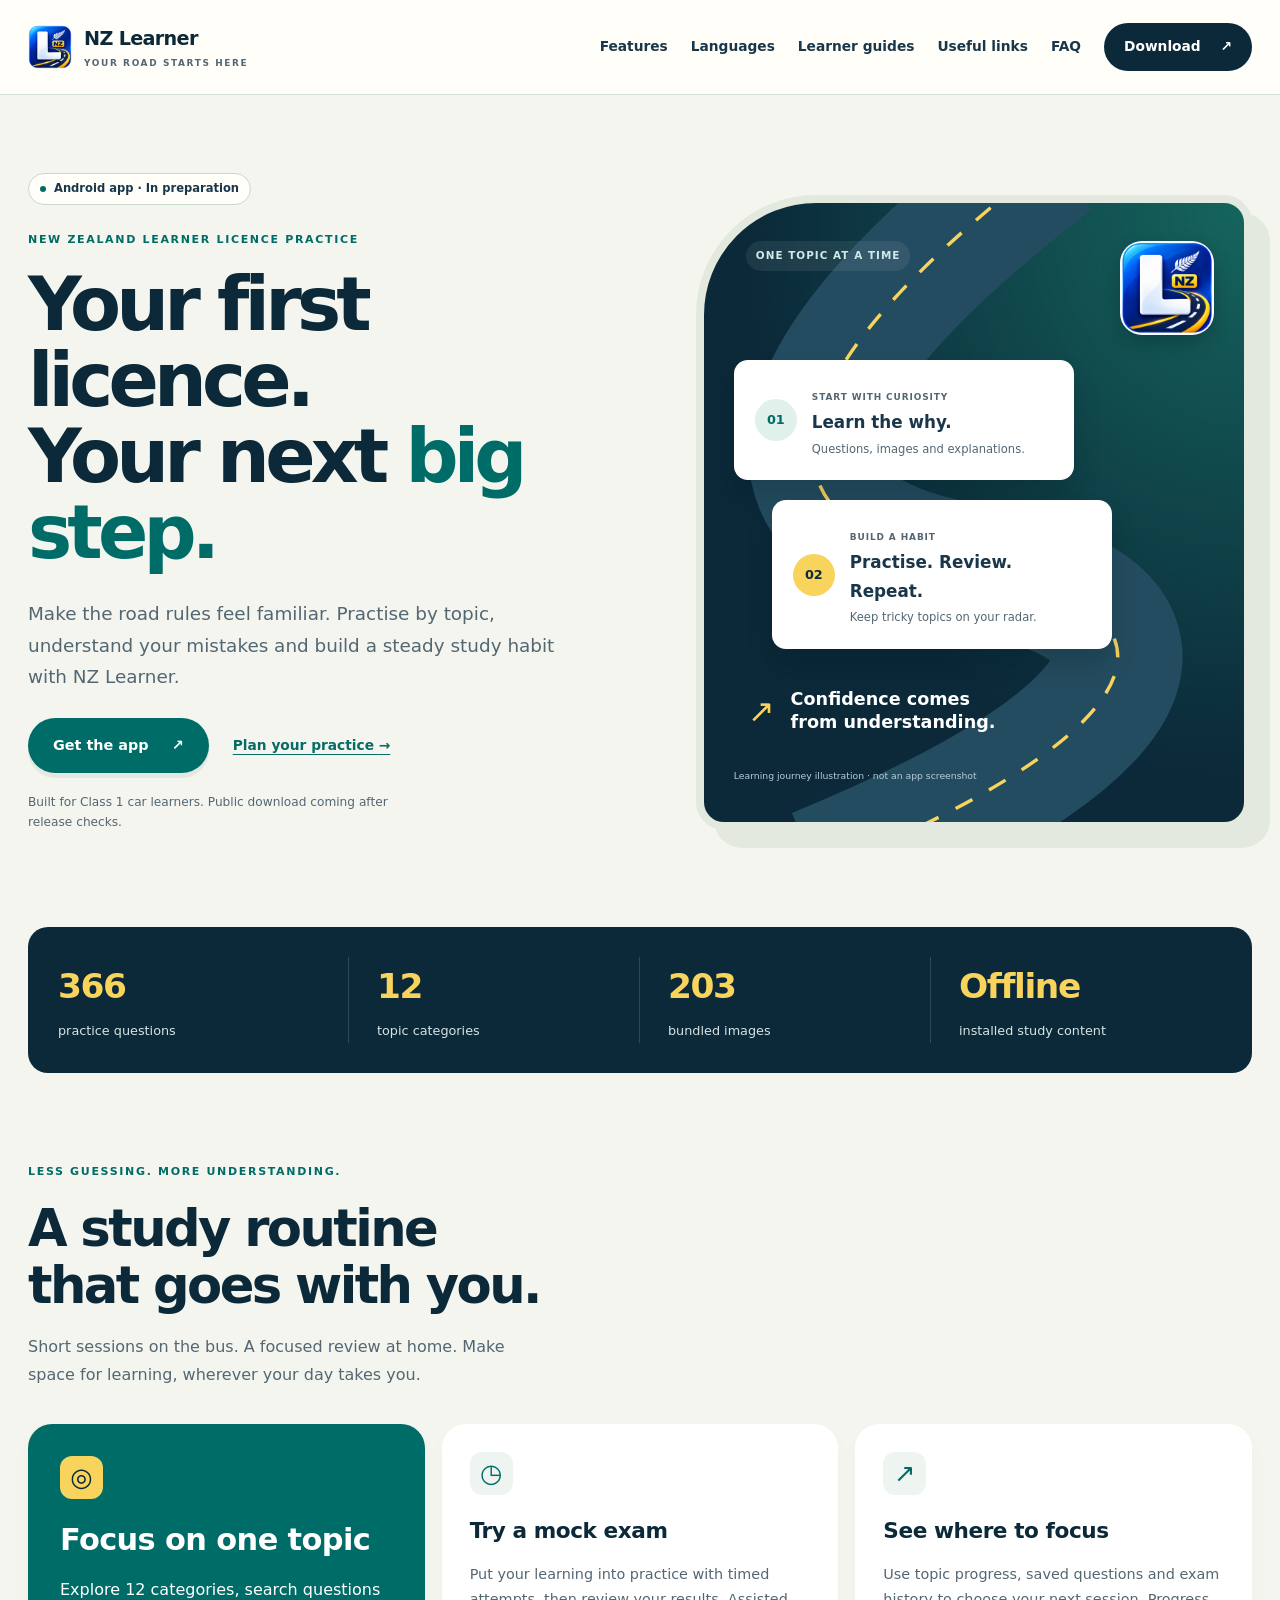
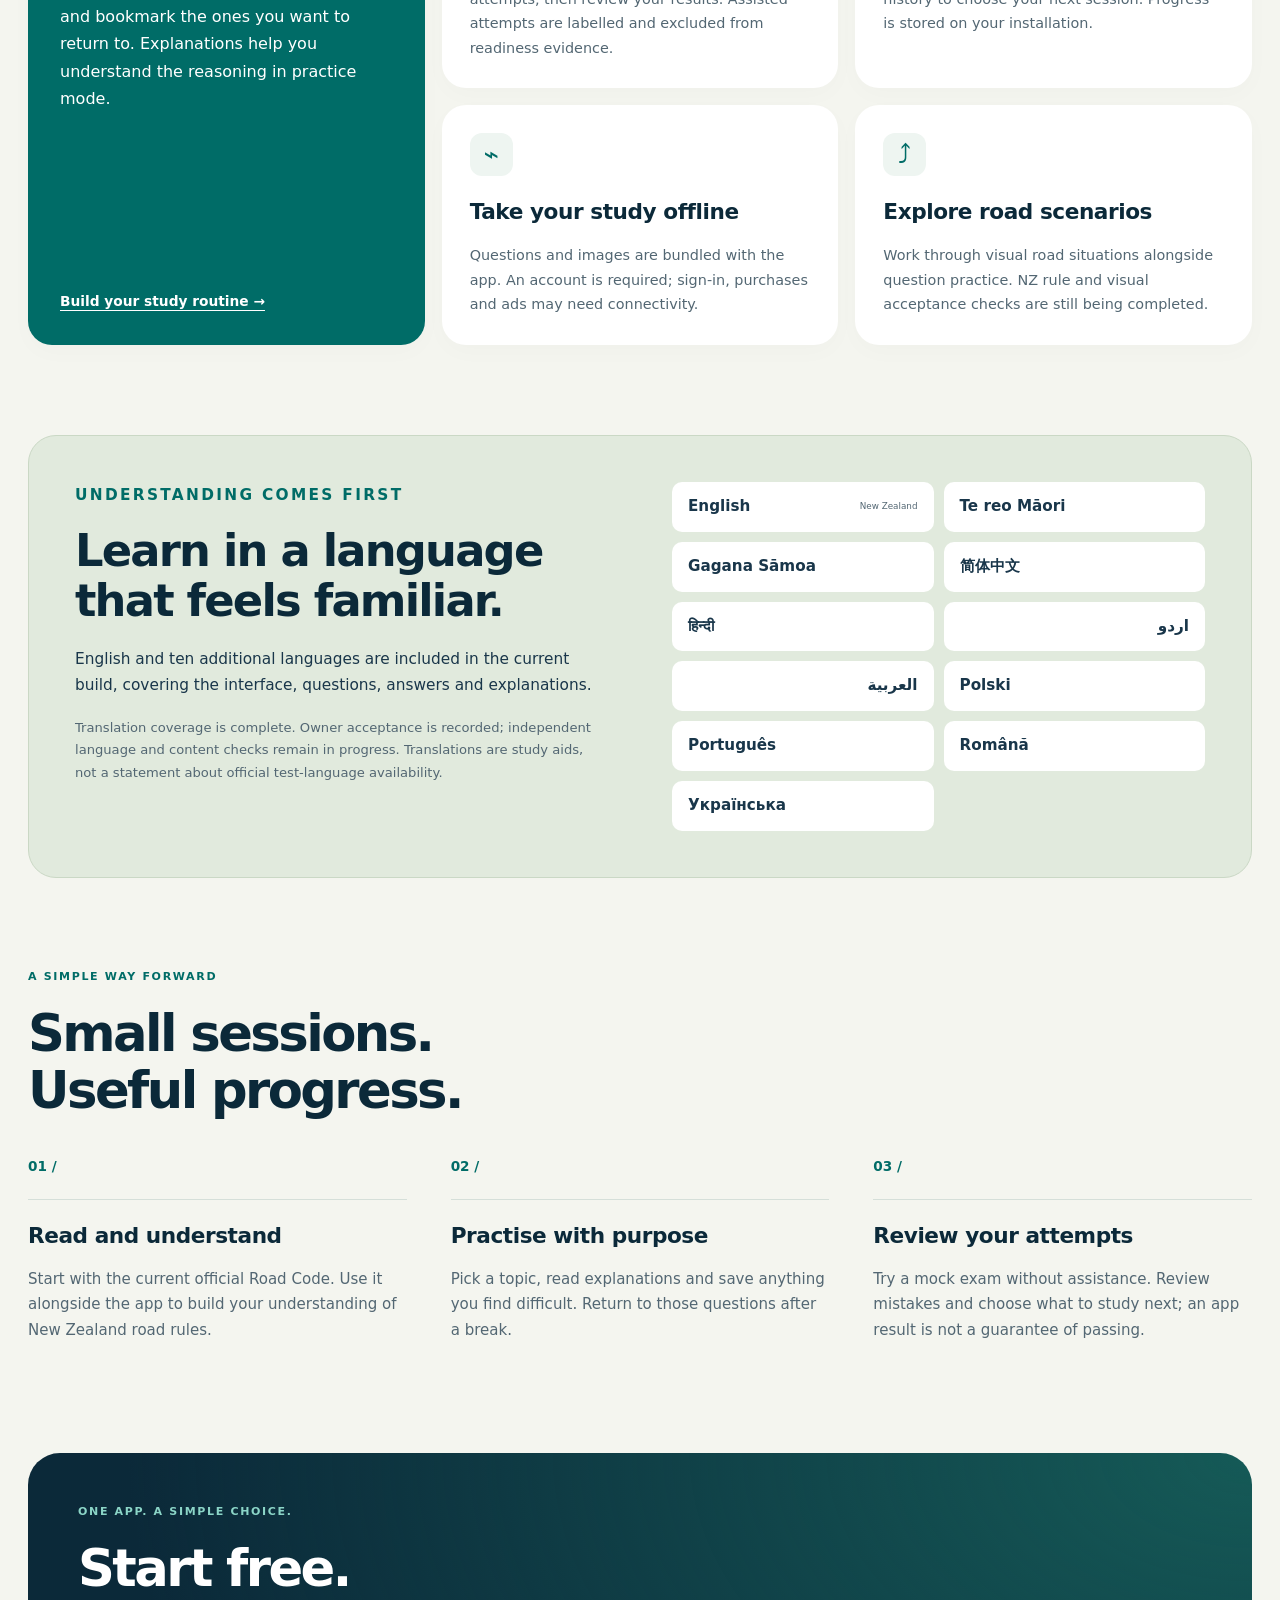
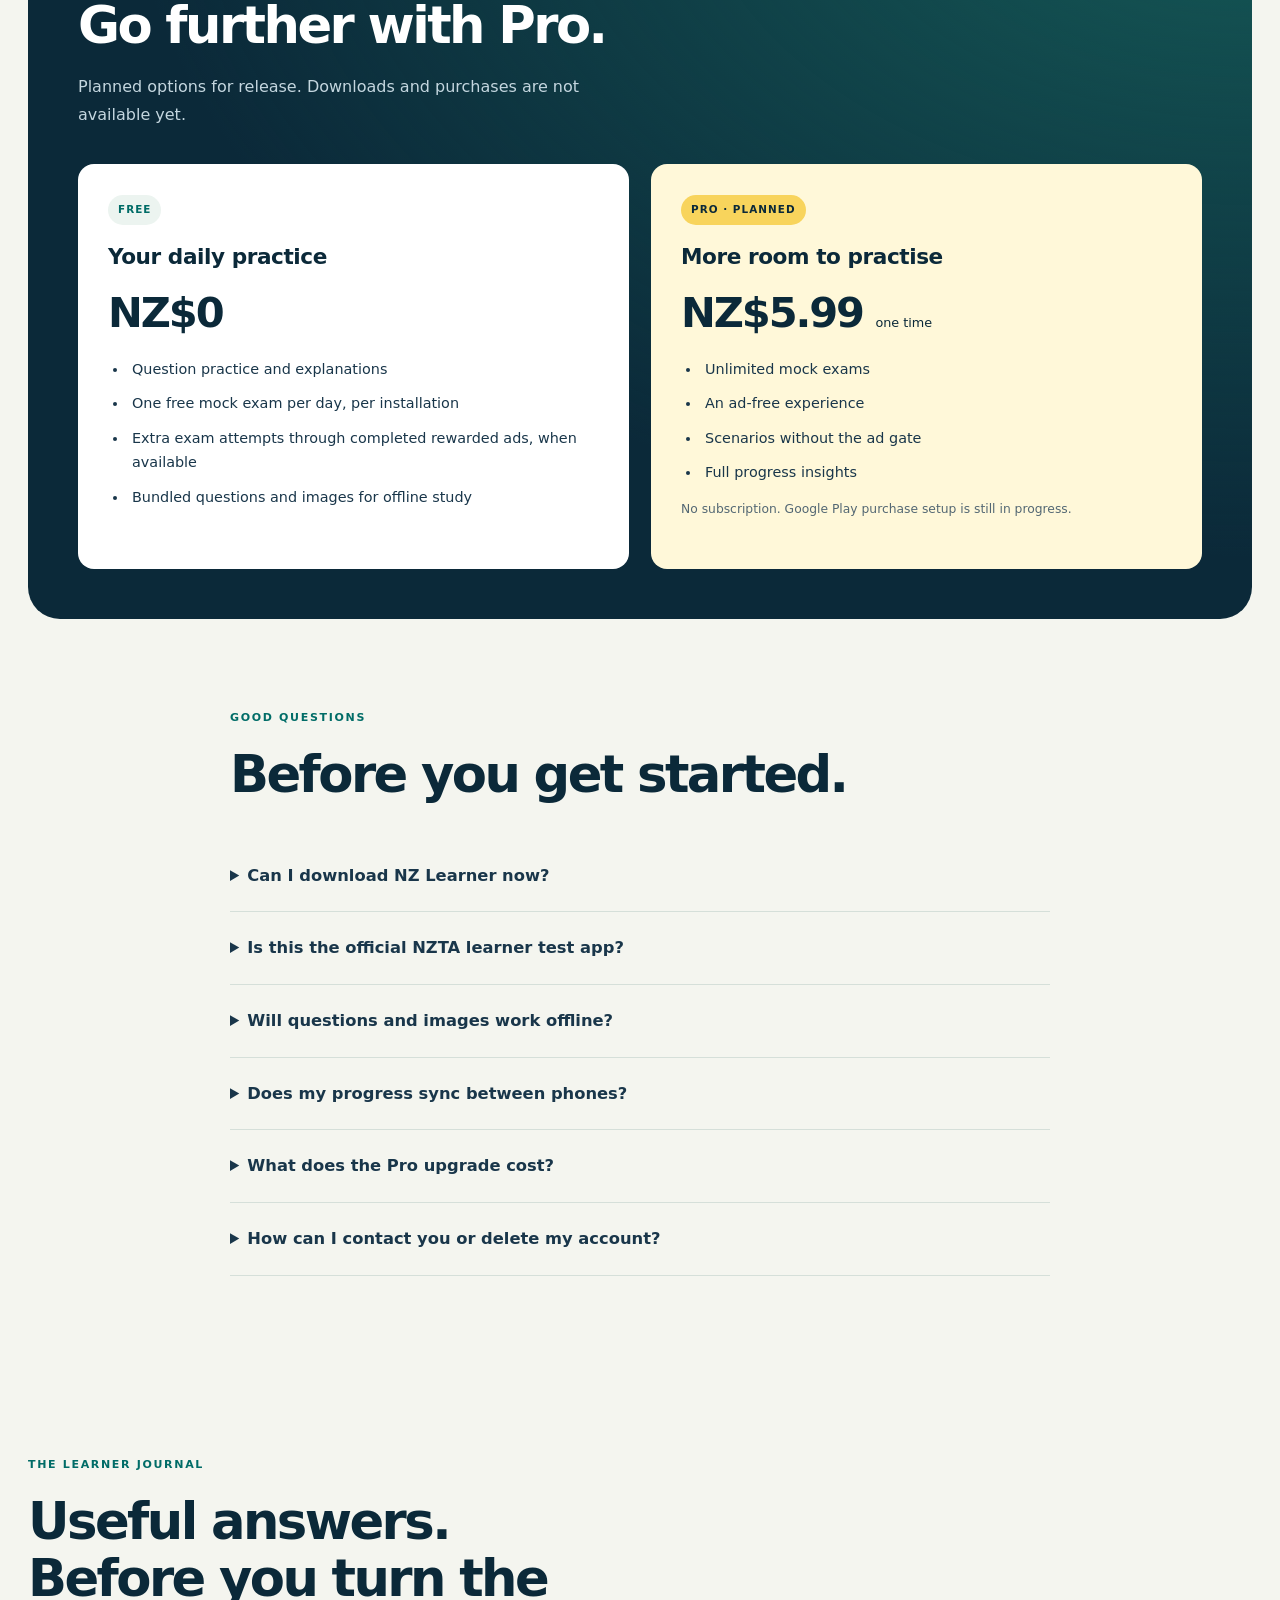
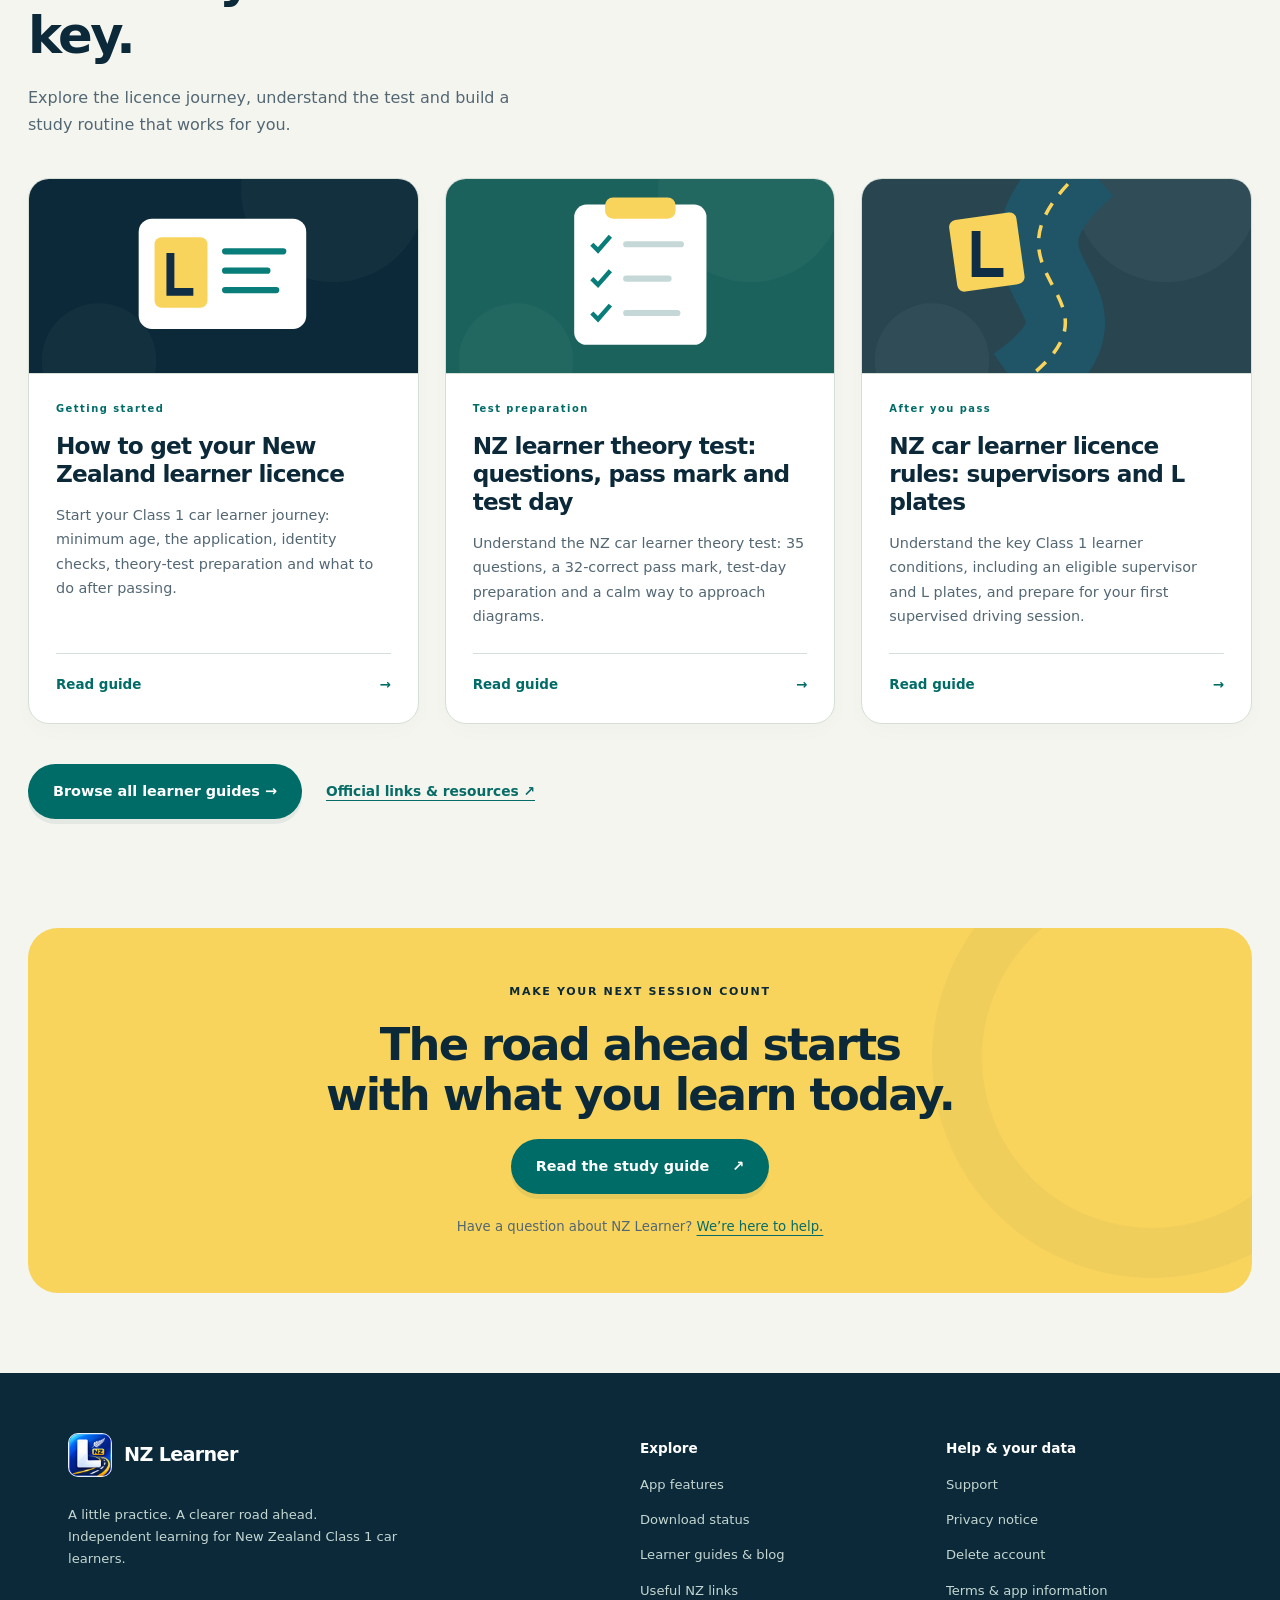
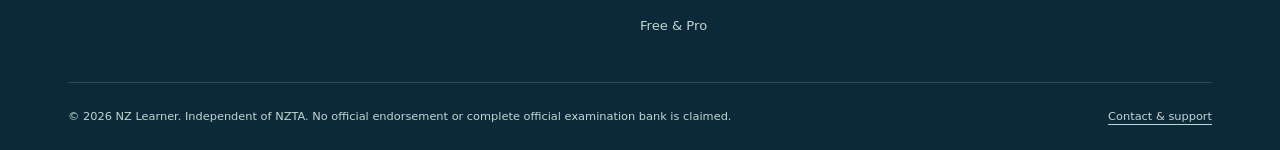
<file: index.html>
<!doctype html>
<html lang="en-NZ"><head><meta charset="utf-8"><meta name="viewport" content="width=device-width,initial-scale=1"><title>NZ Learner | New Zealand Learner Licence Practice App</title><meta name="description" content="Prepare for your NZ learner licence with offline question practice, mock exams and explanations. Explore NZ Learner, an independent Android app in preparation."><meta name="robots" content="index,follow"><link rel="canonical" href="https://blue0orbit.github.io/nzlearner-legal/"><meta name="theme-color" content="#102d46"><meta property="og:type" content="website"><meta property="og:locale" content="en_NZ"><meta property="og:site_name" content="NZ Learner"><meta property="og:title" content="NZ Learner | New Zealand Learner Licence Practice App"><meta property="og:description" content="Prepare for your NZ learner licence with offline question practice, mock exams and explanations. Explore NZ Learner, an independent Android app in preparation."><meta property="og:url" content="https://blue0orbit.github.io/nzlearner-legal/"><meta property="og:image" content="https://blue0orbit.github.io/nzlearner-legal/assets/app-icon.png"><meta property="og:image:alt" content="NZ Learner app icon, a white L and silver fern on blue"><meta name="twitter:card" content="summary"><link rel="icon" type="image/png" href="assets/app-icon.png"><link rel="apple-touch-icon" href="assets/app-icon.png"><link rel="stylesheet" href="assets/theme.css?v=20260924b"><script type="application/ld+json">{"@context": "https://schema.org", "@type": "WebSite", "name": "NZ Learner | New Zealand Learner Licence Practice App", "url": "https://blue0orbit.github.io/nzlearner-legal/", "description": "Prepare for your NZ learner licence with offline question practice, mock exams and explanations. Explore NZ Learner, an independent Android app in preparation.", "inLanguage": "en-NZ", "publisher": {"@type": "Organization", "name": "NZ Learner", "url": "https://blue0orbit.github.io/nzlearner-legal/", "logo": "https://blue0orbit.github.io/nzlearner-legal/assets/app-icon.png", "email": "blue0orbit@gmail.com"}}</script></head>
<body class="page-index"><a class="skip" href="#main">Skip to content</a><header class="site-header"><div class="nav-wrap"><a class="brand" href="index.html"><img src="assets/app-icon.png" width="40" height="40" alt=""><span>NZ Learner<small>YOUR ROAD STARTS HERE</small></span></a><nav aria-label="Main navigation"><a href="index.html#features">Features</a><a href="index.html#languages">Languages</a><a href="blog.html">Learner guides</a><a href="useful-links.html">Useful links</a><a href="index.html#faq">FAQ</a><a class="nav-contact" href="download.html">Download <span aria-hidden="true">↗</span></a></nav></div></header><main id="main" class="landing"><section class="hero"><div class="hero-copy"><p class="status"><span></span> Android app · In preparation</p><p class="eyebrow">NEW ZEALAND LEARNER LICENCE PRACTICE</p><h1>Your first licence.<br>Your next <em>big step.</em></h1><p class="lede">Make the road rules feel familiar. Practise by topic, understand your mistakes and build a steady study habit with NZ Learner.</p><div class="actions"><a class="button" href="download.html">Get the app <span aria-hidden="true">↗</span></a><a class="text-link" href="study-guide.html">Plan your practice <span aria-hidden="true">→</span></a></div><p class="hero-note">Built for Class 1 car learners. Public download coming after release checks.</p></div><div class="journey" aria-label="Illustration of a learning journey from practice to review"><svg class="road" viewBox="0 0 480 540" aria-hidden="true"><path d="M 100 590 C 440 450, 420 350, 240 320 S 15 180, 310 -45" fill="none" stroke="#244c60" stroke-width="115"/><path d="M 100 590 C 440 450, 420 350, 240 320 S 15 180, 310 -45" fill="none" stroke="#f8d45c" stroke-width="3" stroke-dasharray="17 17"/></svg><div class="journey-top"><span class="pill">ONE TOPIC AT A TIME</span><img class="hero-icon" src="assets/app-icon.png" width="94" height="94" alt="NZ Learner app icon"></div><div class="journey-card"><span class="step-icon">01</span><div><small>START WITH CURIOSITY</small><strong>Learn the why.</strong><p>Questions, images and explanations.</p></div></div><div class="journey-card offset"><span class="step-icon yellow">02</span><div><small>BUILD A HABIT</small><strong>Practise. Review. Repeat.</strong><p>Keep tricky topics on your radar.</p></div></div><div class="journey-end"><span aria-hidden="true">↗</span><p>Confidence comes<br>from understanding.</p></div><p class="illustration-note">Learning journey illustration · not an app screenshot</p></div></section>
<section class="stats" aria-label="Current app content"><div><strong>366</strong><span>practice questions</span></div><div><strong>12</strong><span>topic categories</span></div><div><strong>203</strong><span>bundled images</span></div><div><strong>Offline</strong><span>installed study content</span></div></section>
<section class="section" id="features"><div class="section-heading"><p class="eyebrow">LESS GUESSING. MORE UNDERSTANDING.</p><h2>A study routine<br>that goes with you.</h2><p>Short sessions on the bus. A focused review at home. Make space for learning, wherever your day takes you.</p></div><div class="feature-grid"><article class="feature featured"><span class="feature-symbol" aria-hidden="true">◎</span><h3>Focus on one topic</h3><p>Explore 12 categories, search questions and bookmark the ones you want to return to. Explanations help you understand the reasoning in practice mode.</p><a href="study-guide.html">Build your study routine →</a></article><article class="feature"><span class="feature-symbol" aria-hidden="true">◷</span><h3>Try a mock exam</h3><p>Put your learning into practice with timed attempts, then review your results. Assisted attempts are labelled and excluded from readiness evidence.</p></article><article class="feature"><span class="feature-symbol" aria-hidden="true">↗</span><h3>See where to focus</h3><p>Use topic progress, saved questions and exam history to choose your next session. Progress is stored on your installation.</p></article><article class="feature"><span class="feature-symbol" aria-hidden="true">⌁</span><h3>Take your study offline</h3><p>Questions and images are bundled with the app. An account is required; sign-in, purchases and ads may need connectivity.</p></article><article class="feature"><span class="feature-symbol" aria-hidden="true">⤴</span><h3>Explore road scenarios</h3><p>Work through visual road situations alongside question practice. NZ rule and visual acceptance checks are still being completed.</p></article></div></section>
<section class="language-section section" id="languages"><div><p class="eyebrow">UNDERSTANDING COMES FIRST</p><h2>Learn in a language<br>that feels familiar.</h2><p>English and ten additional languages are included in the current build, covering the interface, questions, answers and explanations.</p><p class="muted">Translation coverage is complete. Owner acceptance is recorded; independent language and content checks remain in progress. Translations are study aids, not a statement about official test-language availability.</p></div><div class="languages" aria-label="Included languages"><span>English <small>New Zealand</small></span><span lang="mi">Te reo Māori</span><span lang="sm">Gagana Sāmoa</span><span lang="zh-Hans">简体中文</span><span lang="hi">हिन्दी</span><span lang="ur" dir="rtl">اردو</span><span lang="ar" dir="rtl">العربية</span><span lang="pl">Polski</span><span lang="pt">Português</span><span lang="ro">Română</span><span lang="uk">Українська</span></div></section>
<section class="section steps"><div class="section-heading"><p class="eyebrow">A SIMPLE WAY FORWARD</p><h2>Small sessions.<br>Useful progress.</h2></div><div class="three-grid"><article><span class="number">01 /</span><h3>Read and understand</h3><p>Start with the current official Road Code. Use it alongside the app to build your understanding of New Zealand road rules.</p></article><article><span class="number">02 /</span><h3>Practise with purpose</h3><p>Pick a topic, read explanations and save anything you find difficult. Return to those questions after a break.</p></article><article><span class="number">03 /</span><h3>Review your attempts</h3><p>Try a mock exam without assistance. Review mistakes and choose what to study next; an app result is not a guarantee of passing.</p></article></div></section>
<section class="section pricing-section" id="pricing"><div class="section-heading"><p class="eyebrow">ONE APP. A SIMPLE CHOICE.</p><h2>Start free.<br>Go further with Pro.</h2><p>Planned options for release. Downloads and purchases are not available yet.</p></div><div class="pricing-grid"><article class="price-card"><span class="pill">FREE</span><h3>Your daily practice</h3><p class="price">NZ$0</p><ul><li>Question practice and explanations</li><li>One free mock exam per day, per installation</li><li>Extra exam attempts through completed rewarded ads, when available</li><li>Bundled questions and images for offline study</li></ul></article><article class="price-card pro"><span class="pill">PRO · PLANNED</span><h3>More room to practise</h3><p class="price">NZ$5.99 <small>one time</small></p><ul><li>Unlimited mock exams</li><li>An ad-free experience</li><li>Scenarios without the ad gate</li><li>Full progress insights</li></ul><p>No subscription. Google Play purchase setup is still in progress.</p></article></div></section>
<section class="section faq" id="faq"><div class="section-heading"><p class="eyebrow">GOOD QUESTIONS</p><h2>Before you get started.</h2></div><details><summary>Can I download NZ Learner now?</summary><p>Not yet. The Android app is being tested and prepared for release. This site describes the current build and planned pricing. A verified Google Play link will be added when it is available.</p></details><details><summary>Is this the official NZTA learner test app?</summary><p>No. NZ Learner is an independent study app and is not affiliated with or endorsed by NZTA. Its 366-question bank is not claimed to be the complete official examination bank. Study the <a href="https://www.nzta.govt.nz/roadcode/">official NZTA Road Code</a> alongside your practice.</p></details><details><summary>Will questions and images work offline?</summary><p>Yes, the installed app bundles its study questions, translations and images. Accounts are mandatory, and authentication, purchases and advertising may need an internet connection.</p></details><details><summary>Does my progress sync between phones?</summary><p>No. Progress, bookmarks and daily exam allowances are local to each installation. Clearing storage or uninstalling can remove local learning records. Purchase checking is client-side; there is no server-verified billing or cross-device quota enforcement.</p></details><details><summary>What does the Pro upgrade cost?</summary><p>The approved planned price is NZ$5.99 as a single, one-time purchase. It is not a subscription. The Play product is not available for purchase yet.</p></details><details><summary>How can I contact you or delete my account?</summary><p>Email <a href="mailto:blue0orbit@gmail.com">blue0orbit@gmail.com</a>. Visit <a href="support.html">support</a> for help or follow the <a href="data-deletion.html">account-deletion instructions</a>, including requests made without the app.</p></details></section>
<section class="section"><div class="section-heading"><p class="eyebrow">THE LEARNER JOURNAL</p><h2>Useful answers.<br>Before you turn the key.</h2><p>Explore the licence journey, understand the test and build a study routine that works for you.</p></div><div class="guide-grid"><article class="guide-card"><div class="card-art"><svg class="editorial-art" viewBox="0 0 340 220" fill="none" aria-hidden="true"><circle cx="295" cy="12" r="105" fill="#ffffff08"/><circle cx="29" cy="206" r="65" fill="#ffffff08"/><rect x="74" y="45" width="190" height="125" rx="15" fill="#fff"/><rect x="92" y="66" width="60" height="80" rx="8" fill="#f8d45c"/><path d="M110 84v44h26" fill="none" stroke="#102d46" stroke-width="9"/><path d="M172 82h66m-66 22h48m-48 22h58" stroke="#087d79" stroke-width="7" stroke-linecap="round"/></svg></div><div class="card-copy"><p class="eyebrow">Getting started</p><h3><a href="how-to-get-nz-learner-licence.html">How to get your New Zealand learner licence</a></h3><p>Start your Class 1 car learner journey: minimum age, the application, identity checks, theory-test preparation and what to do after passing.</p><span class="read-link">Read guide <span aria-hidden="true">→</span></span></div></article><article class="guide-card"><div class="card-art"><svg class="editorial-art" viewBox="0 0 340 220" fill="none" aria-hidden="true"><circle cx="295" cy="12" r="105" fill="#ffffff08"/><circle cx="29" cy="206" r="65" fill="#ffffff08"/><rect x="95" y="29" width="150" height="159" rx="14" fill="#fff"/><rect x="130" y="21" width="80" height="24" rx="9" fill="#f8d45c"/><path d="m115 74 7 7 14-16m-21 48 7 7 14-16m-21 48 7 7 14-16" stroke="#087d79" stroke-width="5" fill="none"/><path d="M154 74h62m-62 39h48m-48 39h58" stroke="#c5d7d6" stroke-width="7" stroke-linecap="round"/></svg></div><div class="card-copy"><p class="eyebrow">Test preparation</p><h3><a href="nz-learner-theory-test-day.html">NZ learner theory test: questions, pass mark and test day</a></h3><p>Understand the NZ car learner theory test: 35 questions, a 32-correct pass mark, test-day preparation and a calm way to approach diagrams.</p><span class="read-link">Read guide <span aria-hidden="true">→</span></span></div></article><article class="guide-card"><div class="card-art"><svg class="editorial-art" viewBox="0 0 340 220" fill="none" aria-hidden="true"><circle cx="295" cy="12" r="105" fill="#ffffff08"/><circle cx="29" cy="206" r="65" fill="#ffffff08"/><path d="M125 235c150-105-70-120 80-250" stroke="#1f5567" stroke-width="90" fill="none"/><path d="M125 235c150-105-70-120 80-250" stroke="#f8d45c" stroke-width="4" stroke-dasharray="15 13" fill="none"/><rect x="53" y="42" width="77" height="82" rx="8" fill="#f8d45c" transform="rotate(-8 90 85)"/><path d="M79 59v47h31" stroke="#102d46" stroke-width="10" fill="none"/></svg></div><div class="card-copy"><p class="eyebrow">After you pass</p><h3><a href="nz-learner-licence-rules.html">NZ car learner licence rules: supervisors and L plates</a></h3><p>Understand the key Class 1 learner conditions, including an eligible supervisor and L plates, and prepare for your first supervised driving session.</p><span class="read-link">Read guide <span aria-hidden="true">→</span></span></div></article></div><p class="section-actions"><a class="button" href="blog.html">Browse all learner guides →</a><a class="text-link" href="useful-links.html">Official links &amp; resources ↗</a></p></section><section class="closing"><p class="eyebrow">MAKE YOUR NEXT SESSION COUNT</p><h2>The road ahead starts<br>with what you learn today.</h2><a class="button" href="study-guide.html">Read the study guide <span aria-hidden="true">↗</span></a><p>Have a question about NZ Learner? <a href="support.html">We’re here to help.</a></p></section></main><footer class="site-footer"><div class="footer-grid"><div><a class="brand" href="index.html"><img src="assets/app-icon.png" width="40" height="40" alt=""><span>NZ Learner</span></a><p>A little practice. A clearer road ahead.<br>Independent learning for New Zealand Class 1 car learners.</p></div><div><h2>Explore</h2><a href="index.html#features">App features</a><a href="download.html">Download status</a><a href="blog.html">Learner guides &amp; blog</a><a href="useful-links.html">Useful NZ links</a><a href="index.html#pricing">Free &amp; Pro</a></div><div><h2>Help &amp; your data</h2><a href="support.html">Support</a><a href="privacy-policy.html">Privacy notice</a><a href="data-deletion.html">Delete account</a><a href="terms-of-service.html">Terms &amp; app information</a></div></div><div class="footer-bottom"><p>© 2026 NZ Learner. Independent of NZTA. No official endorsement or complete official examination bank is claimed.</p><a href="support.html">Contact &amp; support</a></div></footer></body></html>
</file>
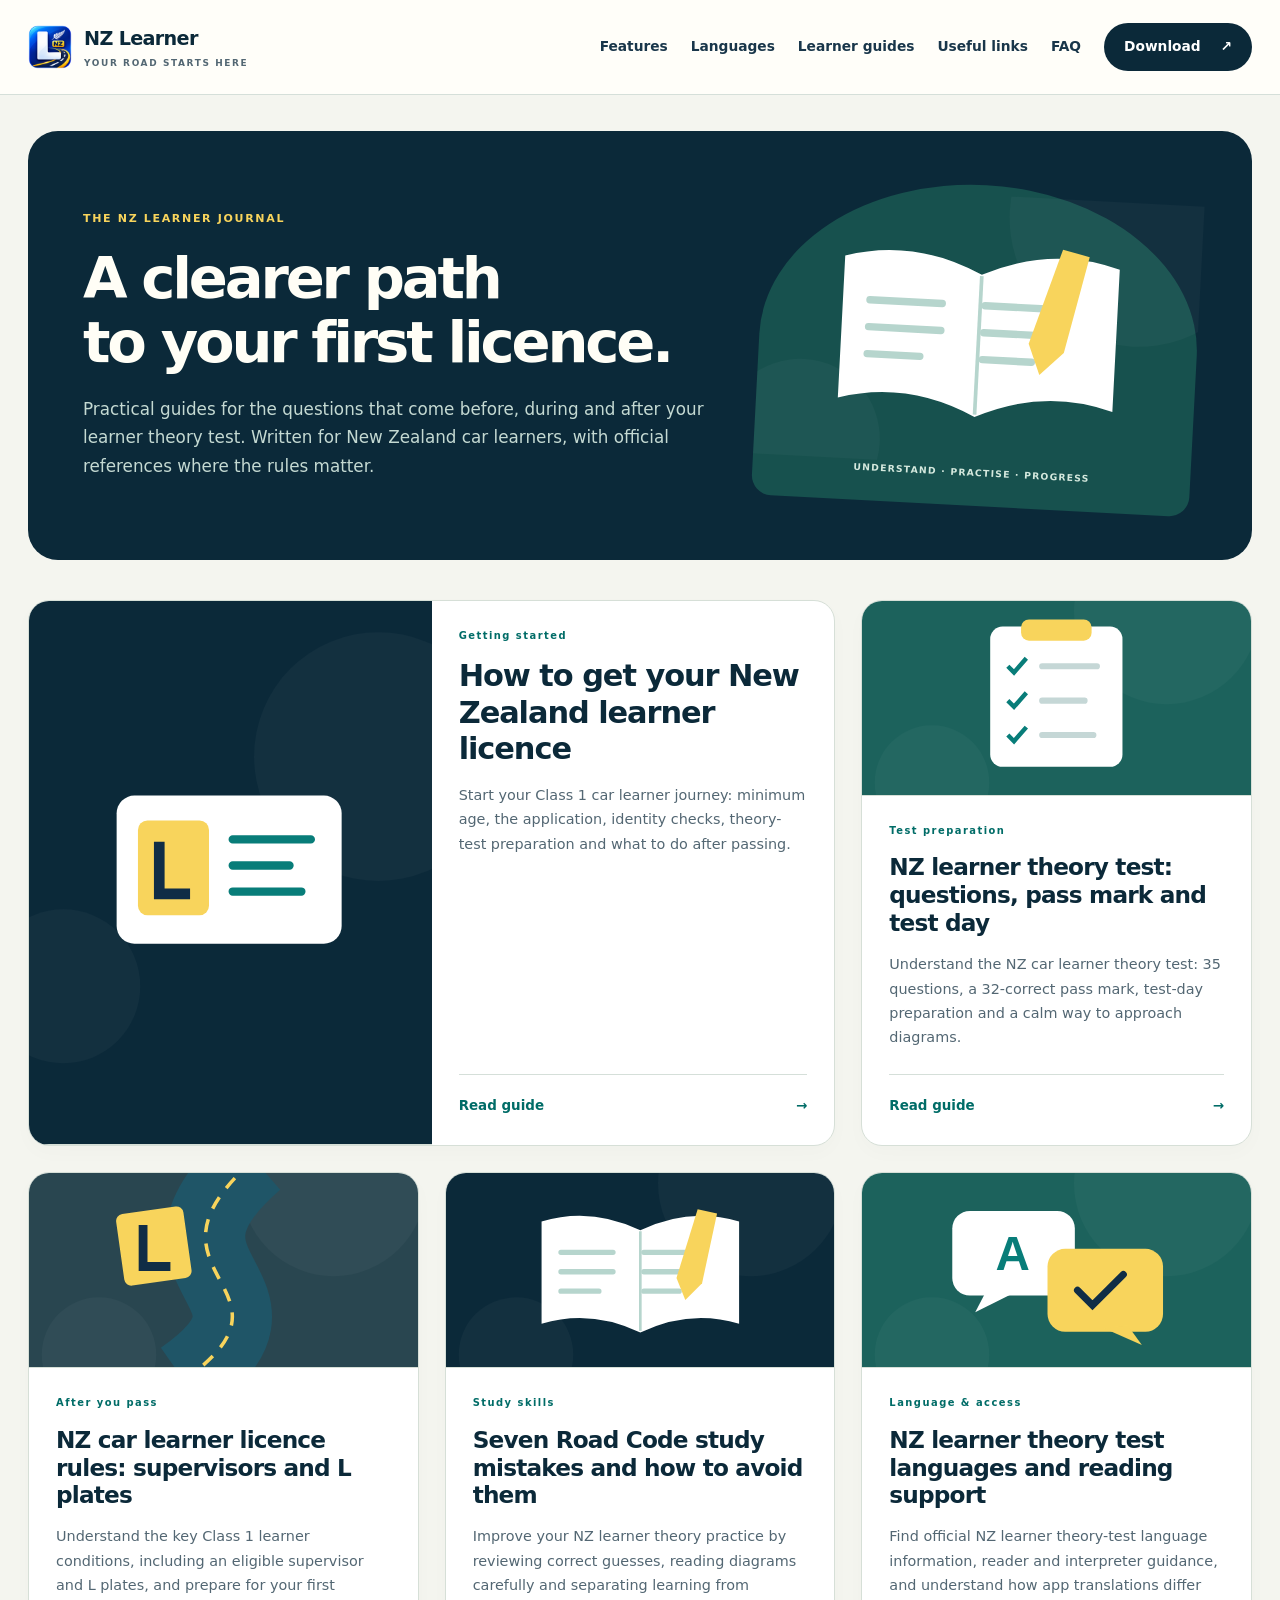
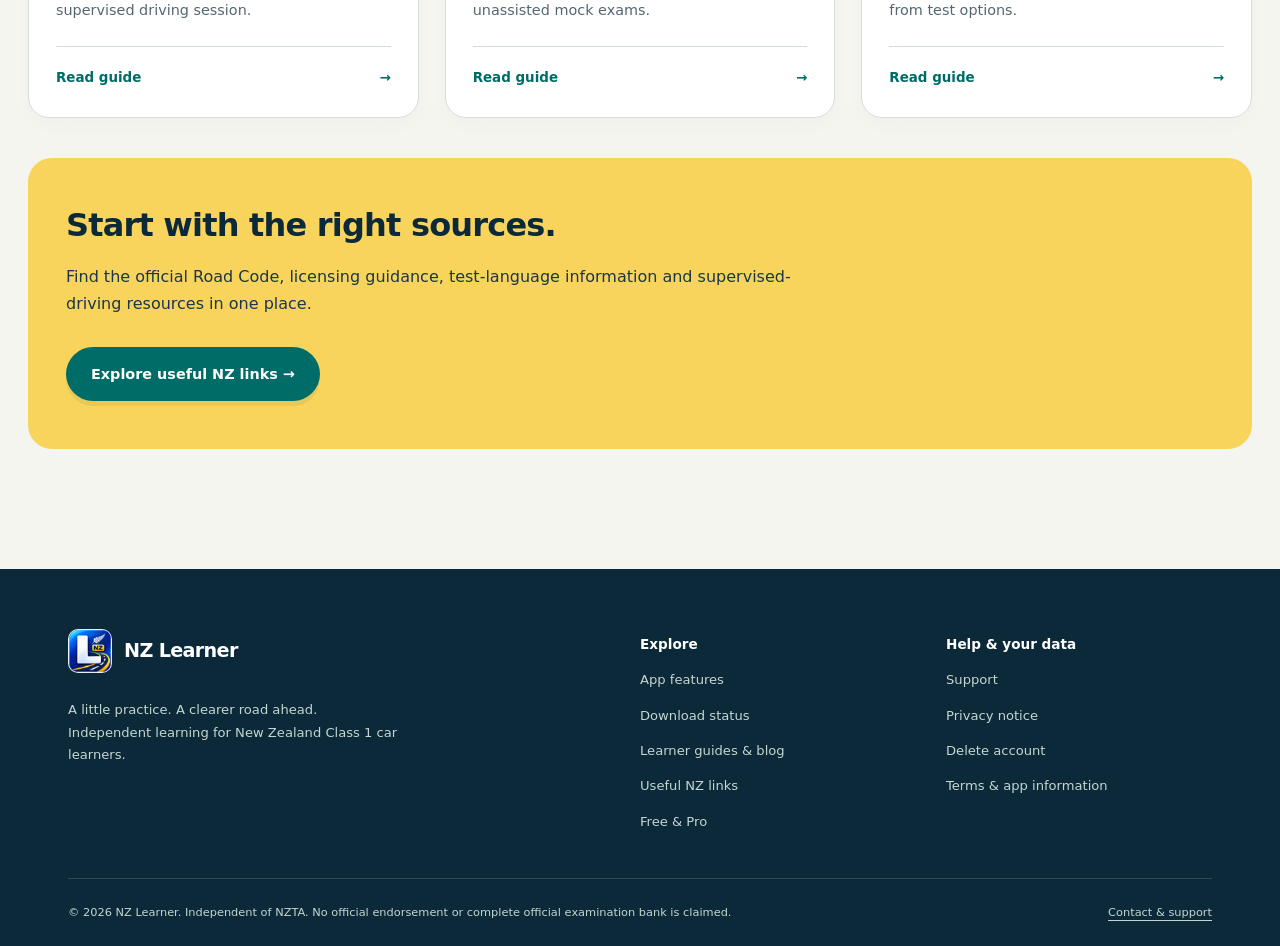
<file: blog.html>
<!doctype html>
<html lang="en-NZ"><head><meta charset="utf-8"><meta name="viewport" content="width=device-width,initial-scale=1"><title>NZ Learner Guides & Blog | Theory Test, Rules & Study Tips</title><meta name="description" content="Useful New Zealand learner licence guides: how to apply, theory-test format, L plates, supervisors, study mistakes and language support."><meta name="robots" content="index,follow"><link rel="canonical" href="https://blue0orbit.github.io/nzlearner-legal/blog.html"><meta name="theme-color" content="#102d46"><meta property="og:type" content="website"><meta property="og:locale" content="en_NZ"><meta property="og:site_name" content="NZ Learner"><meta property="og:title" content="NZ Learner Guides & Blog | Theory Test, Rules & Study Tips"><meta property="og:description" content="Useful New Zealand learner licence guides: how to apply, theory-test format, L plates, supervisors, study mistakes and language support."><meta property="og:url" content="https://blue0orbit.github.io/nzlearner-legal/blog.html"><meta property="og:image" content="https://blue0orbit.github.io/nzlearner-legal/assets/app-icon.png"><meta property="og:image:alt" content="NZ Learner app icon, a white L and silver fern on blue"><meta name="twitter:card" content="summary"><link rel="icon" type="image/png" href="assets/app-icon.png"><link rel="apple-touch-icon" href="assets/app-icon.png"><link rel="stylesheet" href="assets/theme.css?v=20260924b"><script type="application/ld+json">{"@context": "https://schema.org", "@type": "WebPage", "name": "NZ Learner Guides & Blog | Theory Test, Rules & Study Tips", "url": "https://blue0orbit.github.io/nzlearner-legal/blog.html", "description": "Useful New Zealand learner licence guides: how to apply, theory-test format, L plates, supervisors, study mistakes and language support.", "inLanguage": "en-NZ"}</script></head>
<body class="page-blog"><a class="skip" href="#main">Skip to content</a><header class="site-header"><div class="nav-wrap"><a class="brand" href="index.html"><img src="assets/app-icon.png" width="40" height="40" alt=""><span>NZ Learner<small>YOUR ROAD STARTS HERE</small></span></a><nav aria-label="Main navigation"><a href="index.html#features">Features</a><a href="index.html#languages">Languages</a><a href="blog.html">Learner guides</a><a href="useful-links.html">Useful links</a><a href="index.html#faq">FAQ</a><a class="nav-contact" href="download.html">Download <span aria-hidden="true">↗</span></a></nav></div></header><main id="main" class="document"><section class="resource-hero"><div><p class="eyebrow">THE NZ LEARNER JOURNAL</p><h1>A clearer path<br>to your first licence.</h1><p class="lede">Practical guides for the questions that come before, during and after your learner theory test. Written for New Zealand car learners, with official references where the rules matter.</p></div><div class="hero-art"><svg class="editorial-art" viewBox="0 0 340 220" fill="none" aria-hidden="true"><circle cx="295" cy="12" r="105" fill="#ffffff08"/><circle cx="29" cy="206" r="65" fill="#ffffff08"/><path d="M58 55q56-17 112 10v116q-56-27-112-10Zm112 10q56-27 112-10v116q-56-17-112 10Z" fill="#fff"/><path d="M170 66v113" stroke="#b6d5cd" stroke-width="3"/><path d="M80 90h59m-59 22h59m-59 22h43m51-44h58m-58 22h58m-58 22h40" stroke="#b6d5cd" stroke-width="6" stroke-linecap="round"/><path d="m235 41 22 5-17 79-19 19-10-25Z" fill="#f8d45c"/></svg><span>UNDERSTAND · PRACTISE · PROGRESS</span></div></section><div class="guide-grid"><article class="guide-card"><div class="card-art"><svg class="editorial-art" viewBox="0 0 340 220" fill="none" aria-hidden="true"><circle cx="295" cy="12" r="105" fill="#ffffff08"/><circle cx="29" cy="206" r="65" fill="#ffffff08"/><rect x="74" y="45" width="190" height="125" rx="15" fill="#fff"/><rect x="92" y="66" width="60" height="80" rx="8" fill="#f8d45c"/><path d="M110 84v44h26" fill="none" stroke="#102d46" stroke-width="9"/><path d="M172 82h66m-66 22h48m-48 22h58" stroke="#087d79" stroke-width="7" stroke-linecap="round"/></svg></div><div class="card-copy"><p class="eyebrow">Getting started</p><h2><a href="how-to-get-nz-learner-licence.html">How to get your New Zealand learner licence</a></h2><p>Start your Class 1 car learner journey: minimum age, the application, identity checks, theory-test preparation and what to do after passing.</p><span class="read-link">Read guide <span aria-hidden="true">→</span></span></div></article><article class="guide-card"><div class="card-art"><svg class="editorial-art" viewBox="0 0 340 220" fill="none" aria-hidden="true"><circle cx="295" cy="12" r="105" fill="#ffffff08"/><circle cx="29" cy="206" r="65" fill="#ffffff08"/><rect x="95" y="29" width="150" height="159" rx="14" fill="#fff"/><rect x="130" y="21" width="80" height="24" rx="9" fill="#f8d45c"/><path d="m115 74 7 7 14-16m-21 48 7 7 14-16m-21 48 7 7 14-16" stroke="#087d79" stroke-width="5" fill="none"/><path d="M154 74h62m-62 39h48m-48 39h58" stroke="#c5d7d6" stroke-width="7" stroke-linecap="round"/></svg></div><div class="card-copy"><p class="eyebrow">Test preparation</p><h2><a href="nz-learner-theory-test-day.html">NZ learner theory test: questions, pass mark and test day</a></h2><p>Understand the NZ car learner theory test: 35 questions, a 32-correct pass mark, test-day preparation and a calm way to approach diagrams.</p><span class="read-link">Read guide <span aria-hidden="true">→</span></span></div></article><article class="guide-card"><div class="card-art"><svg class="editorial-art" viewBox="0 0 340 220" fill="none" aria-hidden="true"><circle cx="295" cy="12" r="105" fill="#ffffff08"/><circle cx="29" cy="206" r="65" fill="#ffffff08"/><path d="M125 235c150-105-70-120 80-250" stroke="#1f5567" stroke-width="90" fill="none"/><path d="M125 235c150-105-70-120 80-250" stroke="#f8d45c" stroke-width="4" stroke-dasharray="15 13" fill="none"/><rect x="53" y="42" width="77" height="82" rx="8" fill="#f8d45c" transform="rotate(-8 90 85)"/><path d="M79 59v47h31" stroke="#102d46" stroke-width="10" fill="none"/></svg></div><div class="card-copy"><p class="eyebrow">After you pass</p><h2><a href="nz-learner-licence-rules.html">NZ car learner licence rules: supervisors and L plates</a></h2><p>Understand the key Class 1 learner conditions, including an eligible supervisor and L plates, and prepare for your first supervised driving session.</p><span class="read-link">Read guide <span aria-hidden="true">→</span></span></div></article><article class="guide-card"><div class="card-art"><svg class="editorial-art" viewBox="0 0 340 220" fill="none" aria-hidden="true"><circle cx="295" cy="12" r="105" fill="#ffffff08"/><circle cx="29" cy="206" r="65" fill="#ffffff08"/><path d="M58 55q56-17 112 10v116q-56-27-112-10Zm112 10q56-27 112-10v116q-56-17-112 10Z" fill="#fff"/><path d="M170 66v113" stroke="#b6d5cd" stroke-width="3"/><path d="M80 90h59m-59 22h59m-59 22h43m51-44h58m-58 22h58m-58 22h40" stroke="#b6d5cd" stroke-width="6" stroke-linecap="round"/><path d="m235 41 22 5-17 79-19 19-10-25Z" fill="#f8d45c"/></svg></div><div class="card-copy"><p class="eyebrow">Study skills</p><h2><a href="road-code-study-mistakes.html">Seven Road Code study mistakes and how to avoid them</a></h2><p>Improve your NZ learner theory practice by reviewing correct guesses, reading diagrams carefully and separating learning from unassisted mock exams.</p><span class="read-link">Read guide <span aria-hidden="true">→</span></span></div></article><article class="guide-card"><div class="card-art"><svg class="editorial-art" viewBox="0 0 340 220" fill="none" aria-hidden="true"><circle cx="295" cy="12" r="105" fill="#ffffff08"/><circle cx="29" cy="206" r="65" fill="#ffffff08"/><rect x="52" y="43" width="139" height="96" rx="20" fill="#fff"/><path d="m91 133-13 25 46-23" fill="#fff"/><rect x="160" y="86" width="131" height="94" rx="20" fill="#f8d45c"/><path d="m251 173 16 22-43-19" fill="#f8d45c"/><text x="101" y="110" fill="#087d79" font-family="sans-serif" font-size="54" font-weight="700">A</text><path d="m194 133 17 17 35-35" fill="none" stroke="#102d46" stroke-width="8" stroke-linecap="round"/></svg></div><div class="card-copy"><p class="eyebrow">Language & access</p><h2><a href="nz-theory-test-languages.html">NZ learner theory test languages and reading support</a></h2><p>Find official NZ learner theory-test language information, reader and interpreter guidance, and understand how app translations differ from test options.</p><span class="read-link">Read guide <span aria-hidden="true">→</span></span></div></article></div><div class="resource-banner"><h2>Start with the right sources.</h2><p>Find the official Road Code, licensing guidance, test-language information and supervised-driving resources in one place.</p><a class="button" href="useful-links.html">Explore useful NZ links →</a></div></main><footer class="site-footer"><div class="footer-grid"><div><a class="brand" href="index.html"><img src="assets/app-icon.png" width="40" height="40" alt=""><span>NZ Learner</span></a><p>A little practice. A clearer road ahead.<br>Independent learning for New Zealand Class 1 car learners.</p></div><div><h2>Explore</h2><a href="index.html#features">App features</a><a href="download.html">Download status</a><a href="blog.html">Learner guides &amp; blog</a><a href="useful-links.html">Useful NZ links</a><a href="index.html#pricing">Free &amp; Pro</a></div><div><h2>Help &amp; your data</h2><a href="support.html">Support</a><a href="privacy-policy.html">Privacy notice</a><a href="data-deletion.html">Delete account</a><a href="terms-of-service.html">Terms &amp; app information</a></div></div><div class="footer-bottom"><p>© 2026 NZ Learner. Independent of NZTA. No official endorsement or complete official examination bank is claimed.</p><a href="support.html">Contact &amp; support</a></div></footer></body></html>
</file>
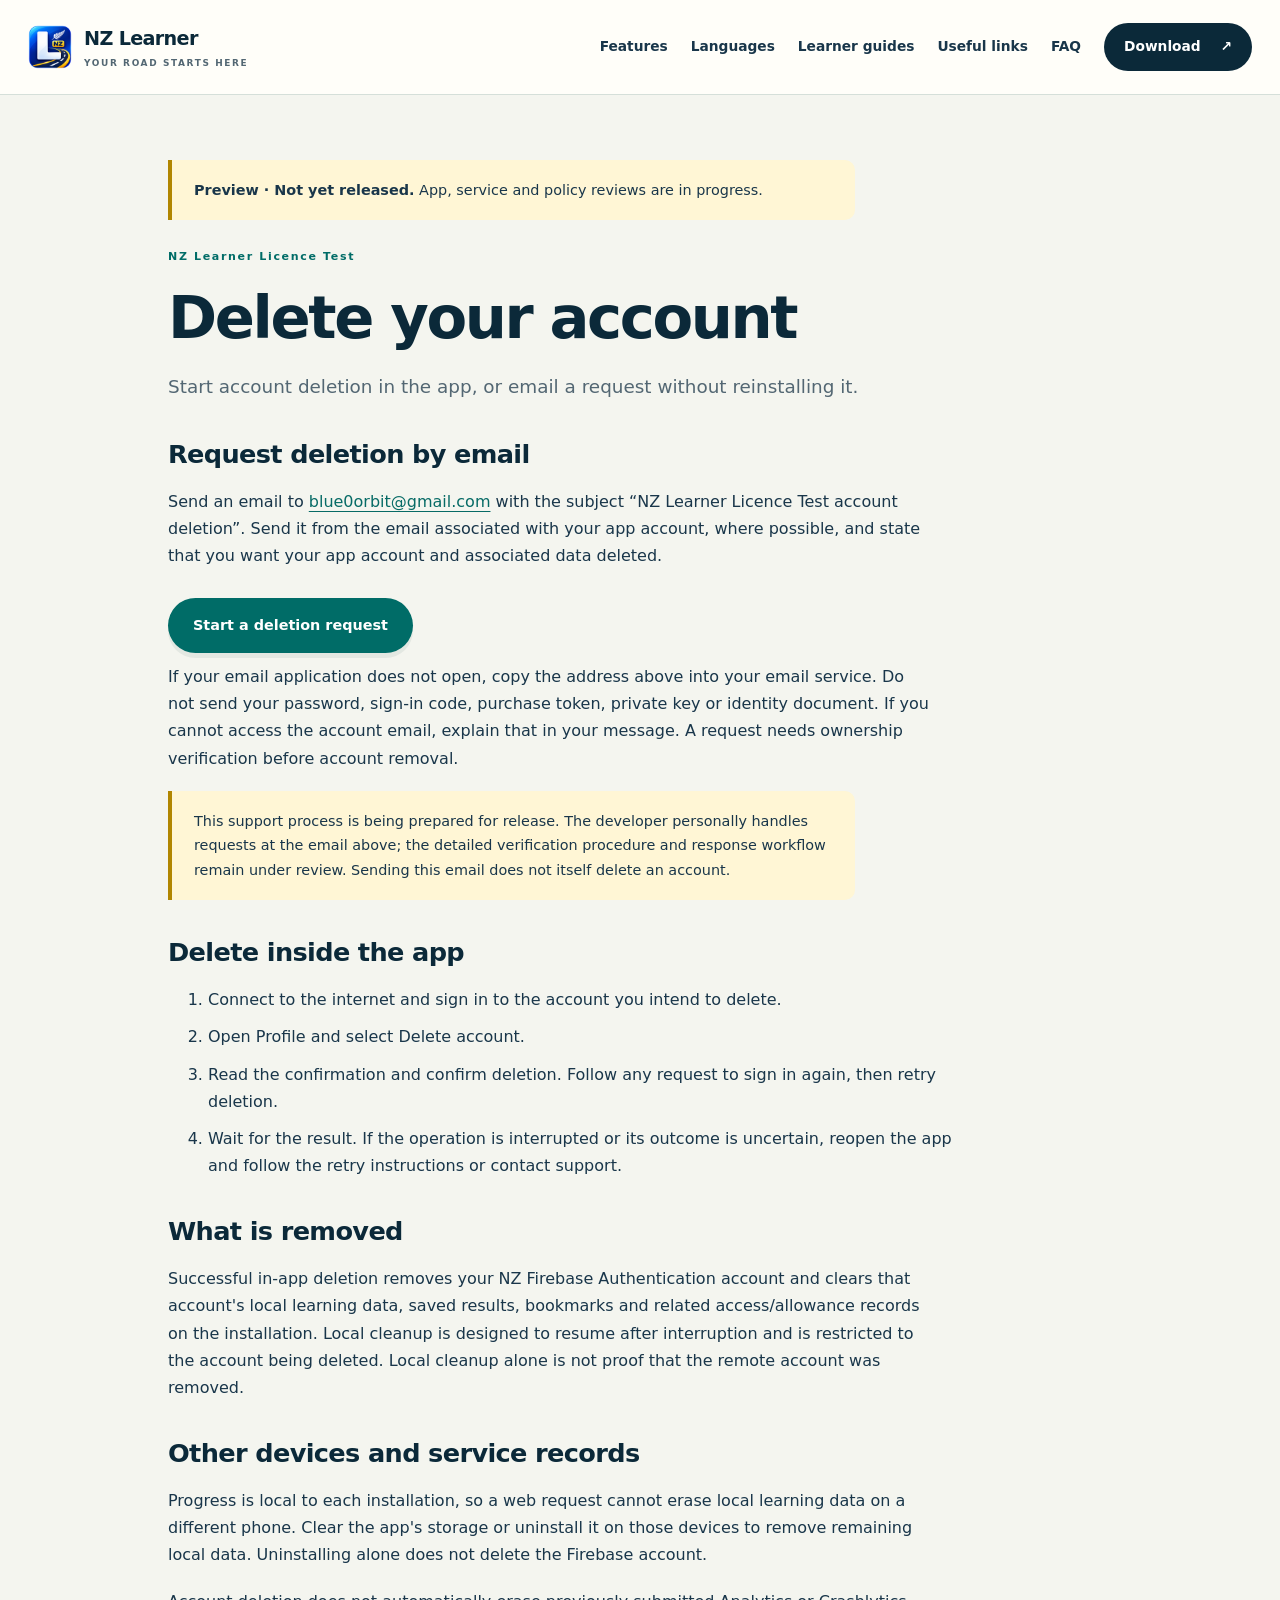
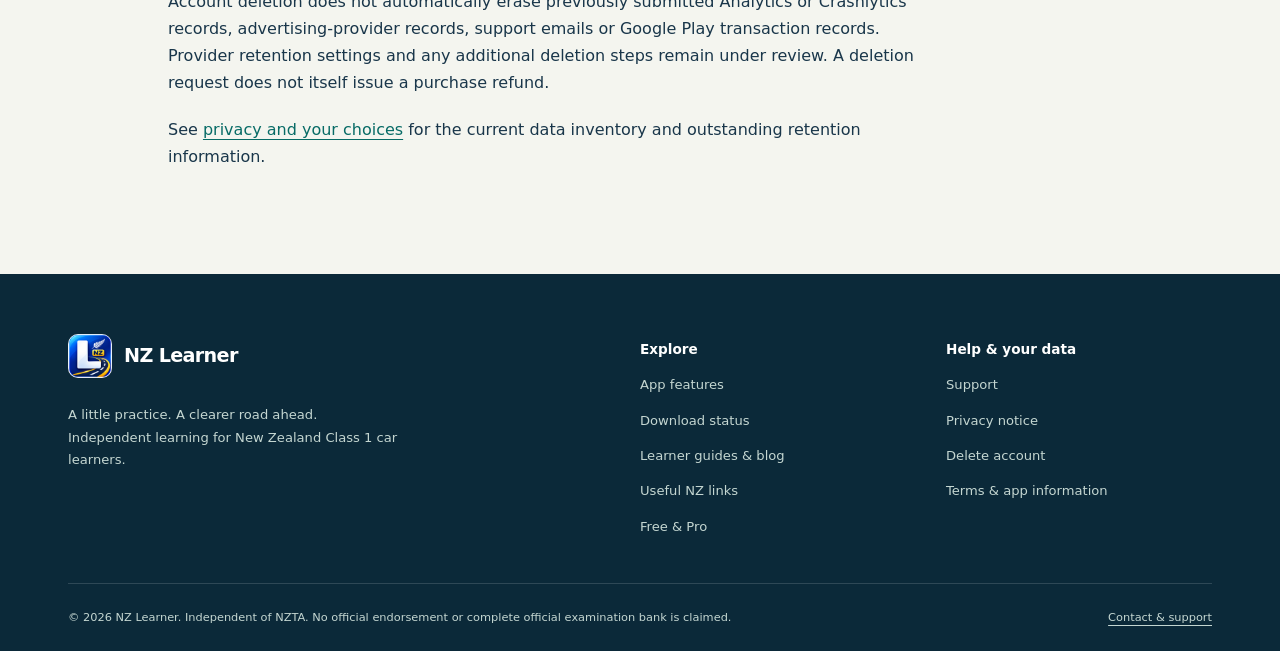
<file: data-deletion.html>
<!doctype html>
<html lang="en-NZ"><head><meta charset="utf-8"><meta name="viewport" content="width=device-width,initial-scale=1"><title>Delete Your NZ Learner Account | Request Help</title><meta name="description" content="Delete your NZ Learner account in the app or request deletion by email. Understand local data, other devices and provider records."><meta name="robots" content="index,follow"><link rel="canonical" href="https://blue0orbit.github.io/nzlearner-legal/data-deletion.html"><meta name="theme-color" content="#102d46"><meta property="og:type" content="website"><meta property="og:locale" content="en_NZ"><meta property="og:site_name" content="NZ Learner"><meta property="og:title" content="Delete Your NZ Learner Account | Request Help"><meta property="og:description" content="Delete your NZ Learner account in the app or request deletion by email. Understand local data, other devices and provider records."><meta property="og:url" content="https://blue0orbit.github.io/nzlearner-legal/data-deletion.html"><meta property="og:image" content="https://blue0orbit.github.io/nzlearner-legal/assets/app-icon.png"><meta property="og:image:alt" content="NZ Learner app icon, a white L and silver fern on blue"><meta name="twitter:card" content="summary"><link rel="icon" type="image/png" href="assets/app-icon.png"><link rel="apple-touch-icon" href="assets/app-icon.png"><link rel="stylesheet" href="assets/theme.css?v=20260924b"><script type="application/ld+json">{"@context": "https://schema.org", "@type": "WebPage", "name": "Delete Your NZ Learner Account | Request Help", "url": "https://blue0orbit.github.io/nzlearner-legal/data-deletion.html", "description": "Delete your NZ Learner account in the app or request deletion by email. Understand local data, other devices and provider records.", "inLanguage": "en-NZ"}</script></head>
<body class="page-data-deletion"><a class="skip" href="#main">Skip to content</a><header class="site-header"><div class="nav-wrap"><a class="brand" href="index.html"><img src="assets/app-icon.png" width="40" height="40" alt=""><span>NZ Learner<small>YOUR ROAD STARTS HERE</small></span></a><nav aria-label="Main navigation"><a href="index.html#features">Features</a><a href="index.html#languages">Languages</a><a href="blog.html">Learner guides</a><a href="useful-links.html">Useful links</a><a href="index.html#faq">FAQ</a><a class="nav-contact" href="download.html">Download <span aria-hidden="true">↗</span></a></nav></div></header><main id="main" class="document"><p class="notice"><strong>Preview · Not yet released.</strong> App, service and policy reviews are in progress.</p><p class="eyebrow">NZ Learner Licence Test</p><h1>Delete your account</h1><p class="lede">Start account deletion in the app, or email a request without reinstalling it.</p>
<h2>Request deletion by email</h2><p>Send an email to <a href="mailto:blue0orbit@gmail.com?subject=NZ%20Learner%20Licence%20Test%20account%20deletion">blue0orbit@gmail.com</a> with the subject “NZ Learner Licence Test account deletion”. Send it from the email associated with your app account, where possible, and state that you want your app account and associated data deleted.</p><a class="button" href="mailto:blue0orbit@gmail.com?subject=NZ%20Learner%20Licence%20Test%20account%20deletion">Start a deletion request</a><p>If your email application does not open, copy the address above into your email service. Do not send your password, sign-in code, purchase token, private key or identity document. If you cannot access the account email, explain that in your message. A request needs ownership verification before account removal.</p><p class="notice">This support process is being prepared for release. The developer personally handles requests at the email above; the detailed verification procedure and response workflow remain under review. Sending this email does not itself delete an account.</p>
<h2>Delete inside the app</h2><ol><li>Connect to the internet and sign in to the account you intend to delete.</li><li>Open Profile and select Delete account.</li><li>Read the confirmation and confirm deletion. Follow any request to sign in again, then retry deletion.</li><li>Wait for the result. If the operation is interrupted or its outcome is uncertain, reopen the app and follow the retry instructions or contact support.</li></ol><h2>What is removed</h2><p>Successful in-app deletion removes your NZ Firebase Authentication account and clears that account's local learning data, saved results, bookmarks and related access/allowance records on the installation. Local cleanup is designed to resume after interruption and is restricted to the account being deleted. Local cleanup alone is not proof that the remote account was removed.</p><h2>Other devices and service records</h2><p>Progress is local to each installation, so a web request cannot erase local learning data on a different phone. Clear the app's storage or uninstall it on those devices to remove remaining local data. Uninstalling alone does not delete the Firebase account.</p><p>Account deletion does not automatically erase previously submitted Analytics or Crashlytics records, advertising-provider records, support emails or Google Play transaction records. Provider retention settings and any additional deletion steps remain under review. A deletion request does not itself issue a purchase refund.</p><p>See <a href="privacy-policy.html">privacy and your choices</a> for the current data inventory and outstanding retention information.</p></main><footer class="site-footer"><div class="footer-grid"><div><a class="brand" href="index.html"><img src="assets/app-icon.png" width="40" height="40" alt=""><span>NZ Learner</span></a><p>A little practice. A clearer road ahead.<br>Independent learning for New Zealand Class 1 car learners.</p></div><div><h2>Explore</h2><a href="index.html#features">App features</a><a href="download.html">Download status</a><a href="blog.html">Learner guides &amp; blog</a><a href="useful-links.html">Useful NZ links</a><a href="index.html#pricing">Free &amp; Pro</a></div><div><h2>Help &amp; your data</h2><a href="support.html">Support</a><a href="privacy-policy.html">Privacy notice</a><a href="data-deletion.html">Delete account</a><a href="terms-of-service.html">Terms &amp; app information</a></div></div><div class="footer-bottom"><p>© 2026 NZ Learner. Independent of NZTA. No official endorsement or complete official examination bank is claimed.</p><a href="support.html">Contact &amp; support</a></div></footer></body></html>
</file>
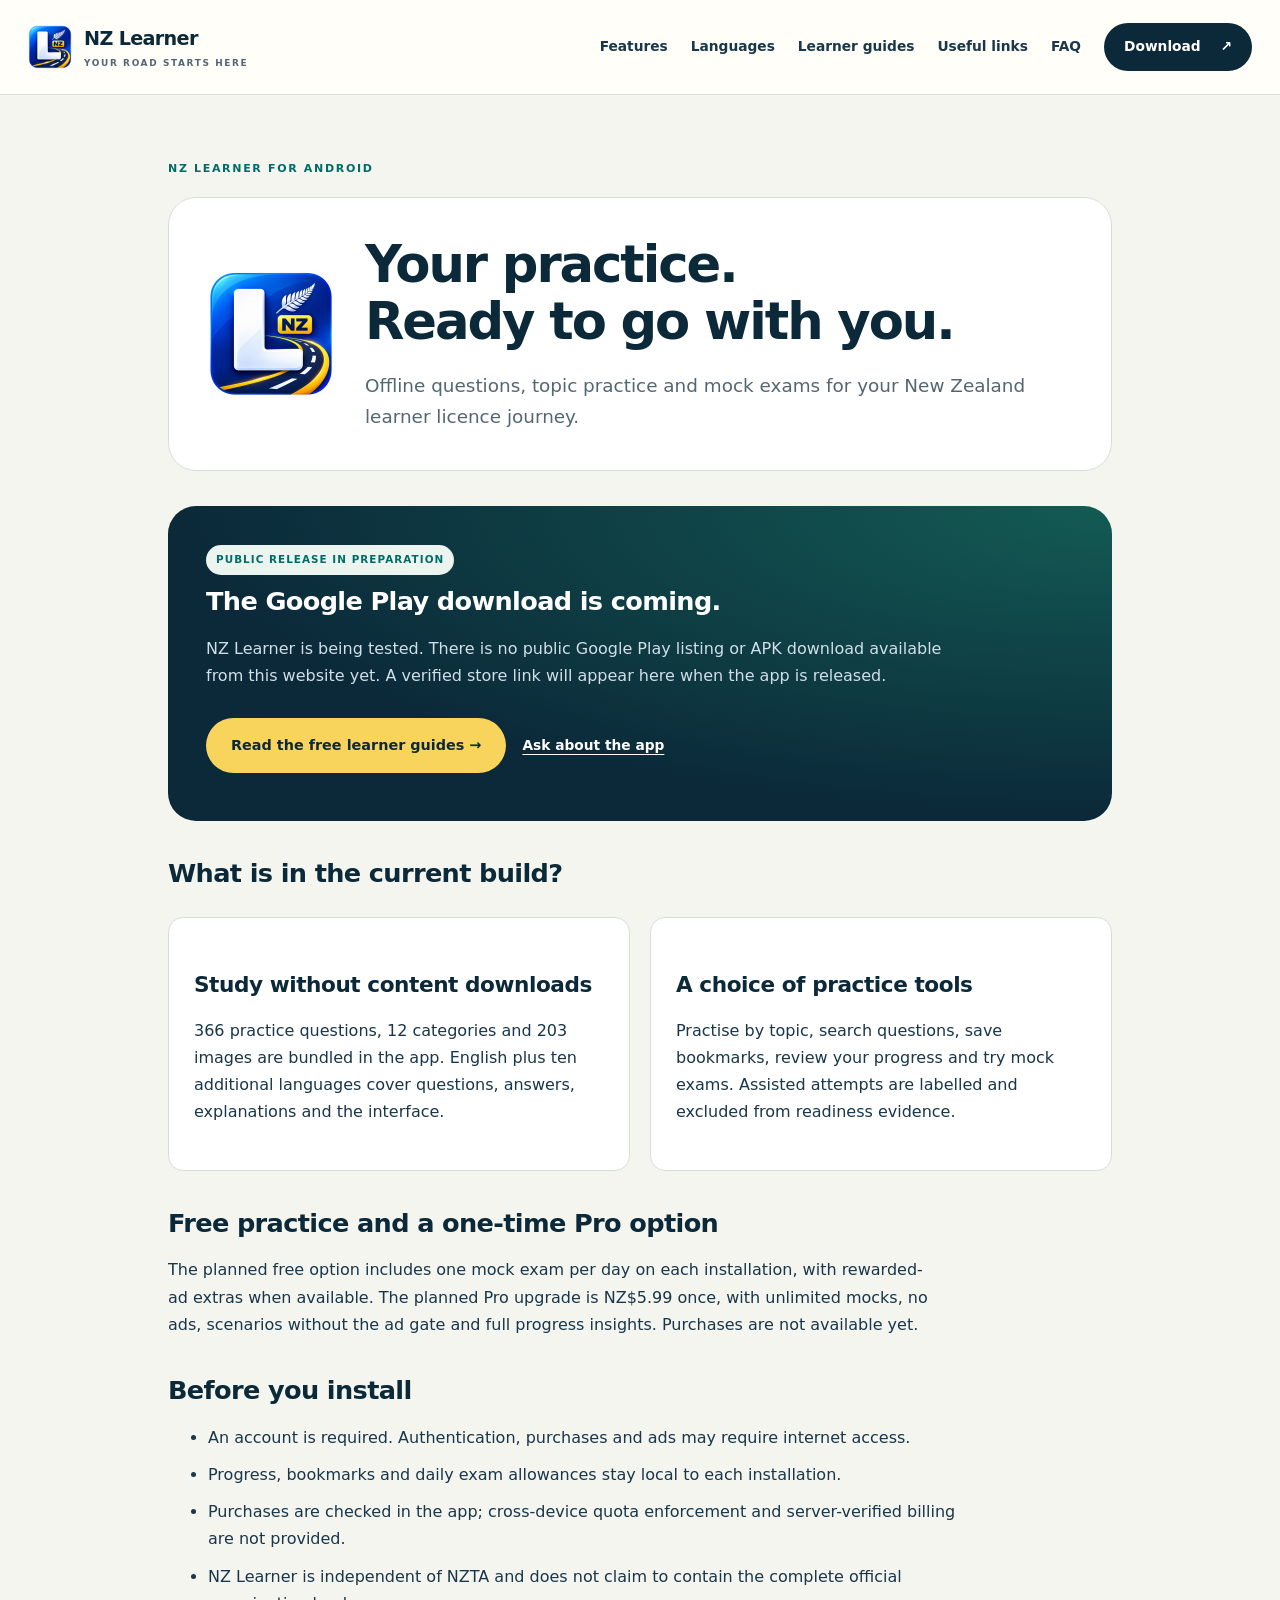
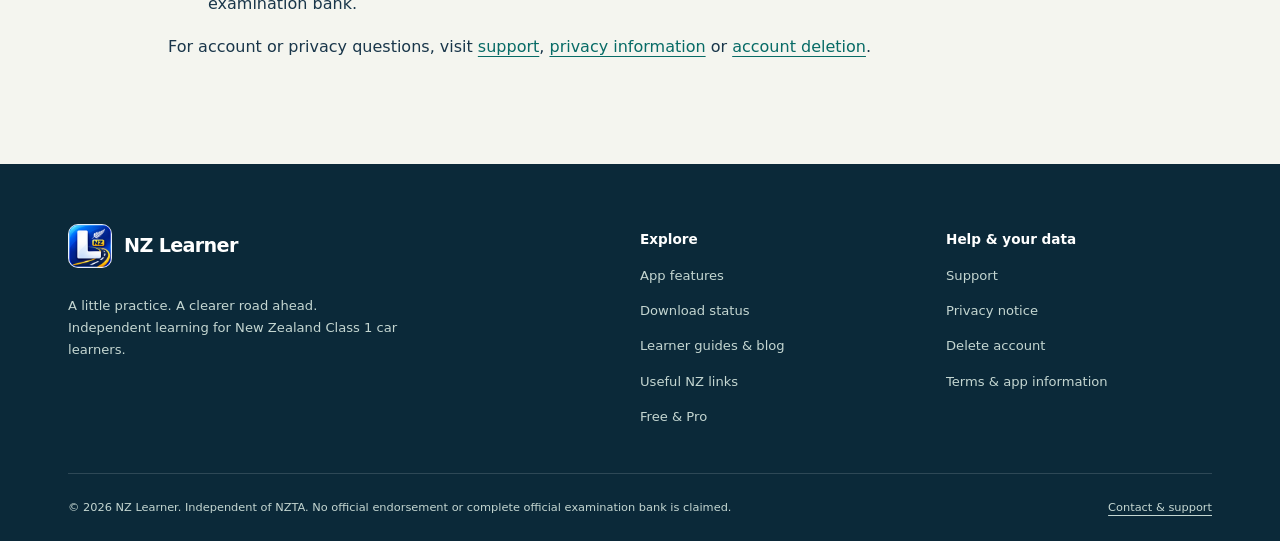
<file: download.html>
<!doctype html>
<html lang="en-NZ"><head><meta charset="utf-8"><meta name="viewport" content="width=device-width,initial-scale=1"><title>Download NZ Learner for Android | Release Status</title><meta name="description" content="Find the official NZ Learner Android download status, offline study features and planned free and NZ$5.99 one-time Pro options."><meta name="robots" content="index,follow"><link rel="canonical" href="https://blue0orbit.github.io/nzlearner-legal/download.html"><meta name="theme-color" content="#102d46"><meta property="og:type" content="website"><meta property="og:locale" content="en_NZ"><meta property="og:site_name" content="NZ Learner"><meta property="og:title" content="Download NZ Learner for Android | Release Status"><meta property="og:description" content="Find the official NZ Learner Android download status, offline study features and planned free and NZ$5.99 one-time Pro options."><meta property="og:url" content="https://blue0orbit.github.io/nzlearner-legal/download.html"><meta property="og:image" content="https://blue0orbit.github.io/nzlearner-legal/assets/app-icon.png"><meta property="og:image:alt" content="NZ Learner app icon, a white L and silver fern on blue"><meta name="twitter:card" content="summary"><link rel="icon" type="image/png" href="assets/app-icon.png"><link rel="apple-touch-icon" href="assets/app-icon.png"><link rel="stylesheet" href="assets/theme.css?v=20260924b"><script type="application/ld+json">{"@context": "https://schema.org", "@type": "WebPage", "name": "Download NZ Learner for Android | Release Status", "url": "https://blue0orbit.github.io/nzlearner-legal/download.html", "description": "Find the official NZ Learner Android download status, offline study features and planned free and NZ$5.99 one-time Pro options.", "inLanguage": "en-NZ"}</script></head>
<body class="page-download"><a class="skip" href="#main">Skip to content</a><header class="site-header"><div class="nav-wrap"><a class="brand" href="index.html"><img src="assets/app-icon.png" width="40" height="40" alt=""><span>NZ Learner<small>YOUR ROAD STARTS HERE</small></span></a><nav aria-label="Main navigation"><a href="index.html#features">Features</a><a href="index.html#languages">Languages</a><a href="blog.html">Learner guides</a><a href="useful-links.html">Useful links</a><a href="index.html#faq">FAQ</a><a class="nav-contact" href="download.html">Download <span aria-hidden="true">↗</span></a></nav></div></header><main id="main" class="document"><p class="eyebrow">NZ LEARNER FOR ANDROID</p><div class="download-intro"><img src="assets/app-icon.png" width="128" height="128" alt="NZ Learner Android app icon"><div><h1>Your practice.<br>Ready to go with you.</h1><p class="lede">Offline questions, topic practice and mock exams for your New Zealand learner licence journey.</p></div></div><div class="release-card"><span class="pill">PUBLIC RELEASE IN PREPARATION</span><h2>The Google Play download is coming.</h2><p>NZ Learner is being tested. There is no public Google Play listing or APK download available from this website yet. A verified store link will appear here when the app is released.</p><a class="button secondary" href="blog.html">Read the free learner guides →</a><a class="text-link" href="support.html">Ask about the app</a></div><h2>What is in the current build?</h2><div class="cards"><section class="card"><h3>Study without content downloads</h3><p>366 practice questions, 12 categories and 203 images are bundled in the app. English plus ten additional languages cover questions, answers, explanations and the interface.</p></section><section class="card"><h3>A choice of practice tools</h3><p>Practise by topic, search questions, save bookmarks, review your progress and try mock exams. Assisted attempts are labelled and excluded from readiness evidence.</p></section></div><h2>Free practice and a one-time Pro option</h2><p>The planned free option includes one mock exam per day on each installation, with rewarded-ad extras when available. The planned Pro upgrade is NZ$5.99 once, with unlimited mocks, no ads, scenarios without the ad gate and full progress insights. Purchases are not available yet.</p><h2>Before you install</h2><ul><li>An account is required. Authentication, purchases and ads may require internet access.</li><li>Progress, bookmarks and daily exam allowances stay local to each installation.</li><li>Purchases are checked in the app; cross-device quota enforcement and server-verified billing are not provided.</li><li>NZ Learner is independent of NZTA and does not claim to contain the complete official examination bank.</li></ul><p>For account or privacy questions, visit <a href="support.html">support</a>, <a href="privacy-policy.html">privacy information</a> or <a href="data-deletion.html">account deletion</a>.</p></main><footer class="site-footer"><div class="footer-grid"><div><a class="brand" href="index.html"><img src="assets/app-icon.png" width="40" height="40" alt=""><span>NZ Learner</span></a><p>A little practice. A clearer road ahead.<br>Independent learning for New Zealand Class 1 car learners.</p></div><div><h2>Explore</h2><a href="index.html#features">App features</a><a href="download.html">Download status</a><a href="blog.html">Learner guides &amp; blog</a><a href="useful-links.html">Useful NZ links</a><a href="index.html#pricing">Free &amp; Pro</a></div><div><h2>Help &amp; your data</h2><a href="support.html">Support</a><a href="privacy-policy.html">Privacy notice</a><a href="data-deletion.html">Delete account</a><a href="terms-of-service.html">Terms &amp; app information</a></div></div><div class="footer-bottom"><p>© 2026 NZ Learner. Independent of NZTA. No official endorsement or complete official examination bank is claimed.</p><a href="support.html">Contact &amp; support</a></div></footer></body></html>
</file>
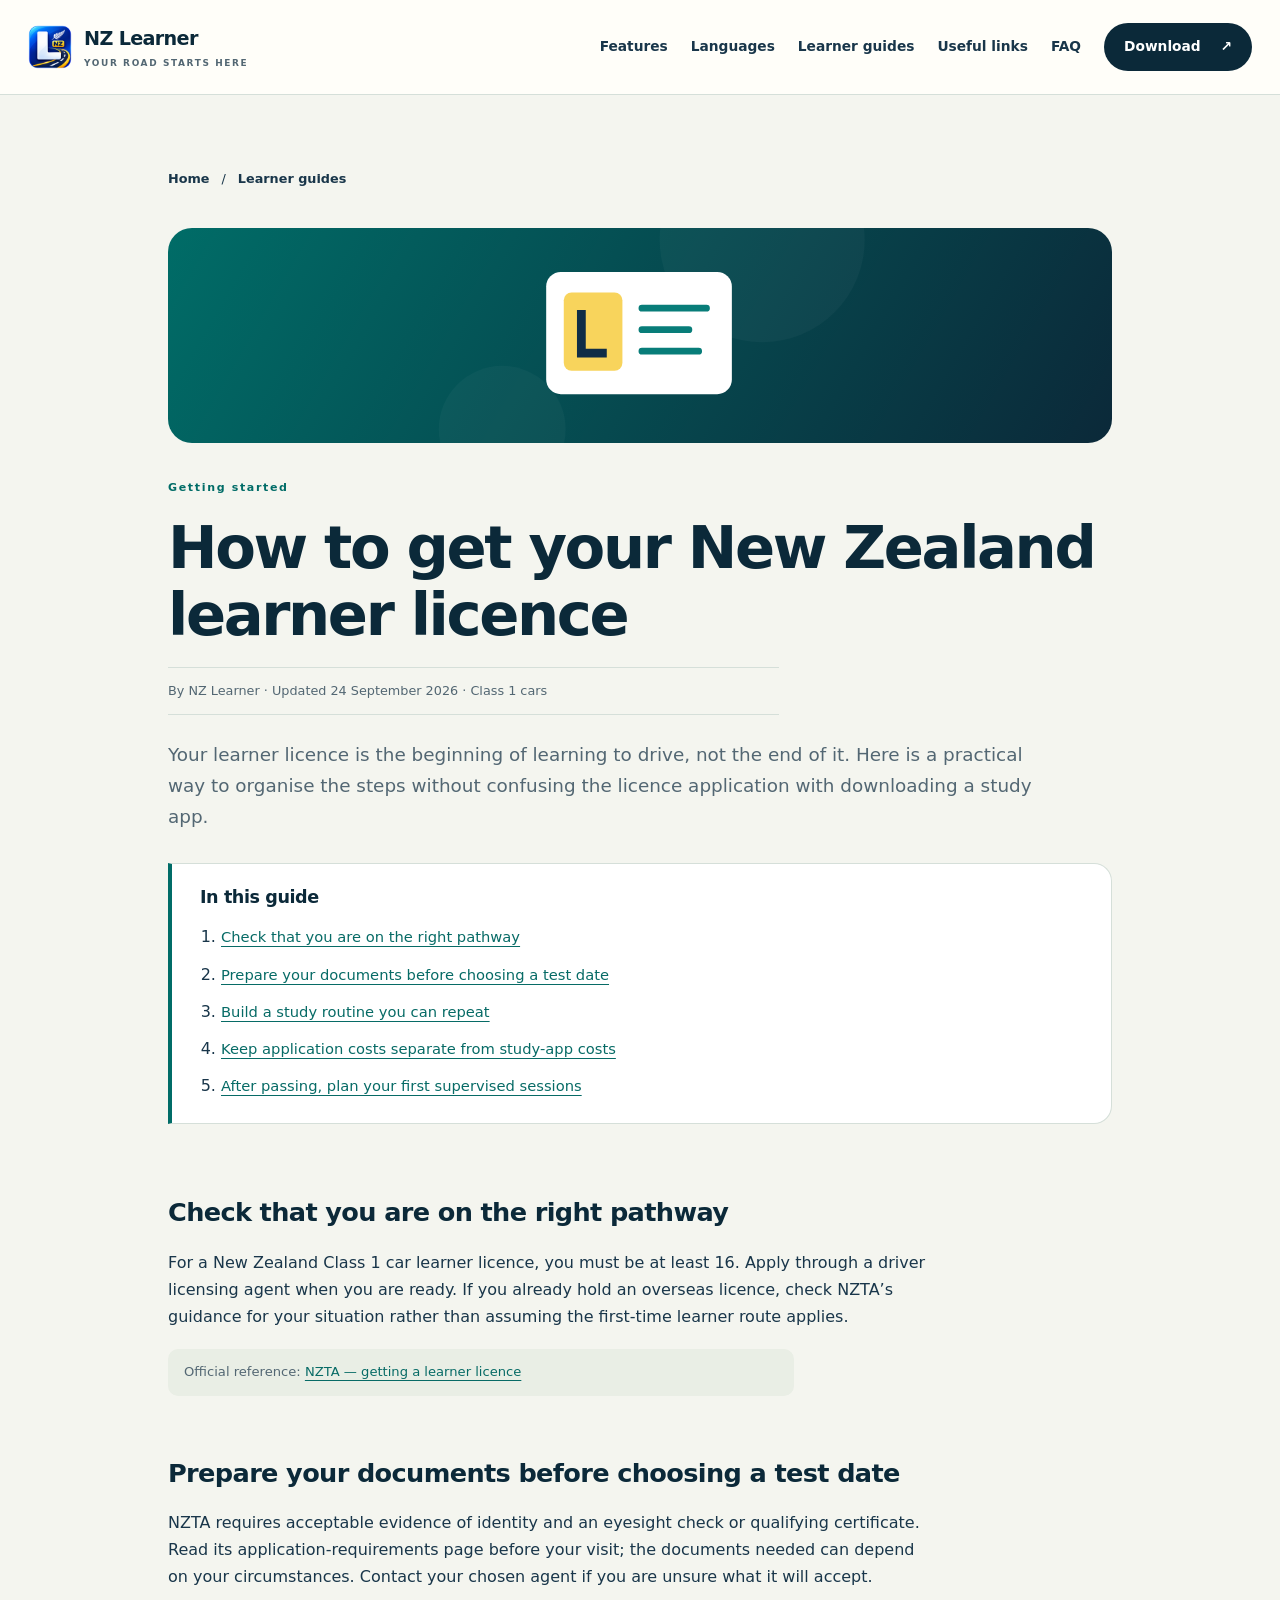
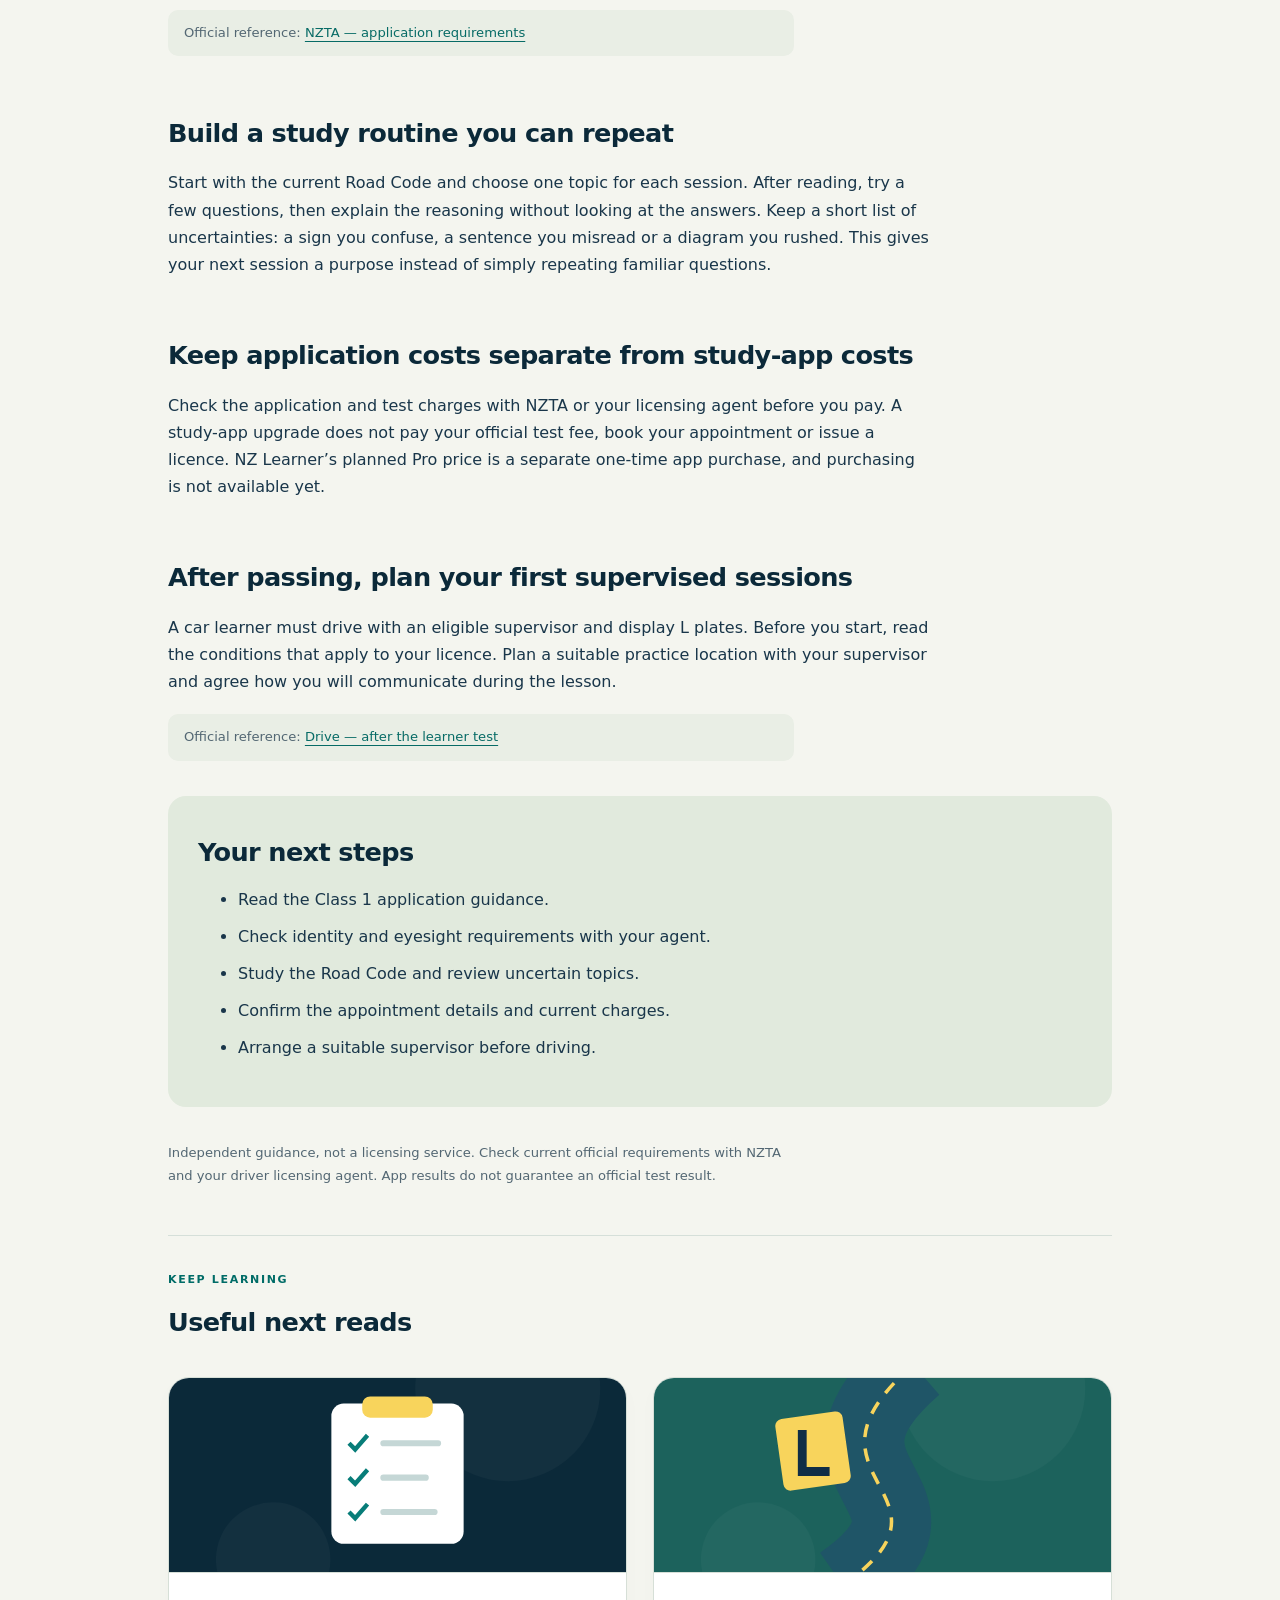
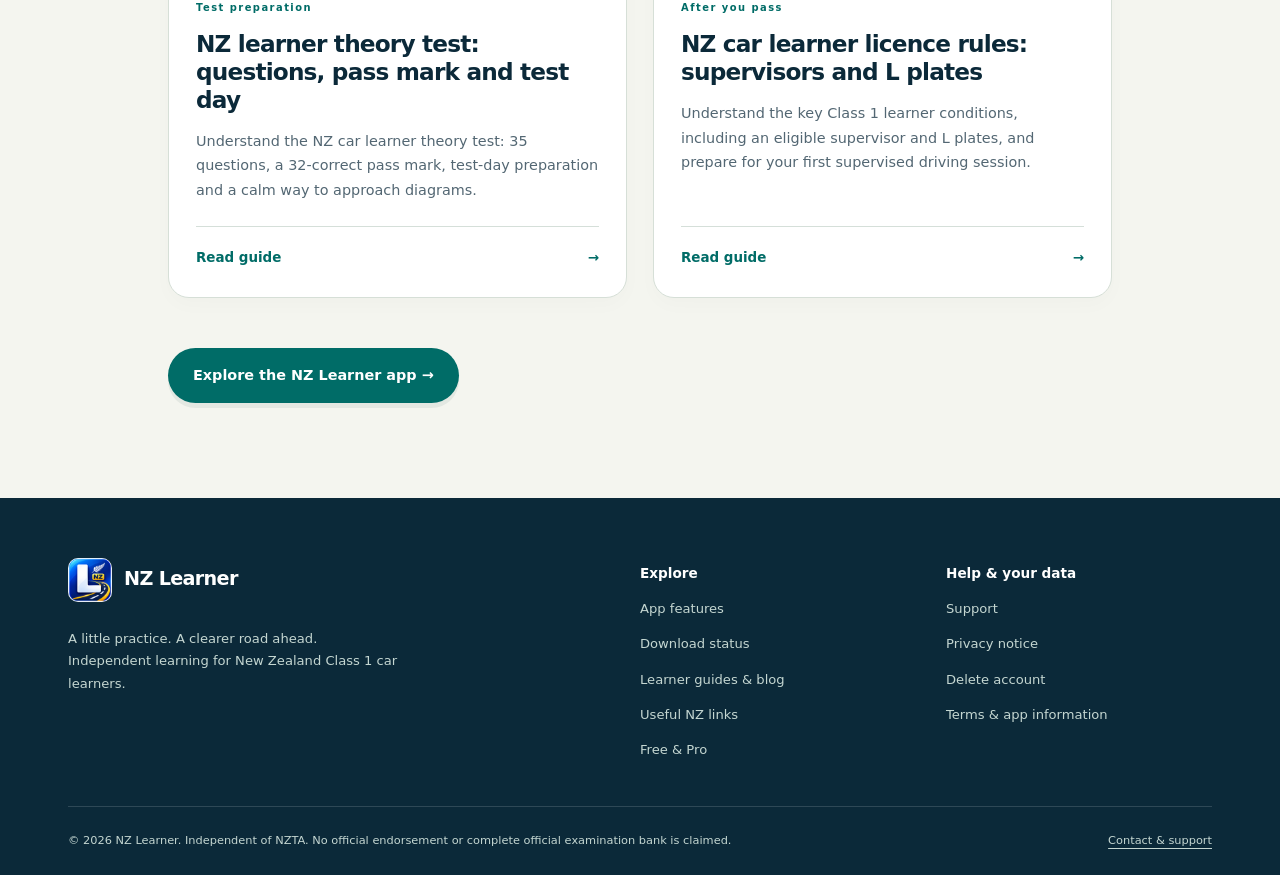
<file: how-to-get-nz-learner-licence.html>
<!doctype html>
<html lang="en-NZ"><head><meta charset="utf-8"><meta name="viewport" content="width=device-width,initial-scale=1"><title>How to get your New Zealand learner licence | NZ Learner</title><meta name="description" content="Start your Class 1 car learner journey: minimum age, the application, identity checks, theory-test preparation and what to do after passing."><meta name="robots" content="index,follow"><link rel="canonical" href="https://blue0orbit.github.io/nzlearner-legal/how-to-get-nz-learner-licence.html"><meta name="theme-color" content="#102d46"><meta property="og:type" content="website"><meta property="og:locale" content="en_NZ"><meta property="og:site_name" content="NZ Learner"><meta property="og:title" content="How to get your New Zealand learner licence | NZ Learner"><meta property="og:description" content="Start your Class 1 car learner journey: minimum age, the application, identity checks, theory-test preparation and what to do after passing."><meta property="og:url" content="https://blue0orbit.github.io/nzlearner-legal/how-to-get-nz-learner-licence.html"><meta property="og:image" content="https://blue0orbit.github.io/nzlearner-legal/assets/app-icon.png"><meta property="og:image:alt" content="NZ Learner app icon, a white L and silver fern on blue"><meta name="twitter:card" content="summary"><link rel="icon" type="image/png" href="assets/app-icon.png"><link rel="apple-touch-icon" href="assets/app-icon.png"><link rel="stylesheet" href="assets/theme.css?v=20260924b"><script type="application/ld+json">{"@context": "https://schema.org", "@graph": [{"@type": "BlogPosting", "headline": "How to get your New Zealand learner licence", "description": "Start your Class 1 car learner journey: minimum age, the application, identity checks, theory-test preparation and what to do after passing.", "mainEntityOfPage": "https://blue0orbit.github.io/nzlearner-legal/how-to-get-nz-learner-licence.html", "datePublished": "2026-09-24", "dateModified": "2026-09-24", "author": {"@type": "Organization", "name": "NZ Learner", "url": "https://blue0orbit.github.io/nzlearner-legal/"}, "publisher": {"@type": "Organization", "name": "NZ Learner", "url": "https://blue0orbit.github.io/nzlearner-legal/"}, "inLanguage": "en-NZ", "articleSection": "Getting started"}, {"@type": "BreadcrumbList", "itemListElement": [{"@type": "ListItem", "position": 1, "name": "Home", "item": "https://blue0orbit.github.io/nzlearner-legal/"}, {"@type": "ListItem", "position": 2, "name": "Learner guides", "item": "https://blue0orbit.github.io/nzlearner-legal/blog.html"}, {"@type": "ListItem", "position": 3, "name": "How to get your New Zealand learner licence", "item": "https://blue0orbit.github.io/nzlearner-legal/how-to-get-nz-learner-licence.html"}]}]}</script></head>
<body class="page-how-to-get-nz-learner-licence"><a class="skip" href="#main">Skip to content</a><header class="site-header"><div class="nav-wrap"><a class="brand" href="index.html"><img src="assets/app-icon.png" width="40" height="40" alt=""><span>NZ Learner<small>YOUR ROAD STARTS HERE</small></span></a><nav aria-label="Main navigation"><a href="index.html#features">Features</a><a href="index.html#languages">Languages</a><a href="blog.html">Learner guides</a><a href="useful-links.html">Useful links</a><a href="index.html#faq">FAQ</a><a class="nav-contact" href="download.html">Download <span aria-hidden="true">↗</span></a></nav></div></header><main id="main" class="document"><nav class="breadcrumbs" aria-label="Breadcrumb"><a href="index.html">Home</a><span aria-hidden="true">/</span><a href="blog.html">Learner guides</a></nav><article><div class="article-cover"><svg class="editorial-art" viewBox="0 0 340 220" fill="none" aria-hidden="true"><circle cx="295" cy="12" r="105" fill="#ffffff08"/><circle cx="29" cy="206" r="65" fill="#ffffff08"/><rect x="74" y="45" width="190" height="125" rx="15" fill="#fff"/><rect x="92" y="66" width="60" height="80" rx="8" fill="#f8d45c"/><path d="M110 84v44h26" fill="none" stroke="#102d46" stroke-width="9"/><path d="M172 82h66m-66 22h48m-48 22h58" stroke="#087d79" stroke-width="7" stroke-linecap="round"/></svg></div><p class="eyebrow">Getting started</p><h1>How to get your New Zealand learner licence</h1><p class="article-meta">By NZ Learner · Updated <time datetime="2026-09-24">24 September 2026</time> · Class 1 cars</p><p class="lede">Your learner licence is the beginning of learning to drive, not the end of it. Here is a practical way to organise the steps without confusing the licence application with downloading a study app.</p><div class="article-toc"><h2>In this guide</h2><ol><li><a href="#part-1">Check that you are on the right pathway</a></li><li><a href="#part-2">Prepare your documents before choosing a test date</a></li><li><a href="#part-3">Build a study routine you can repeat</a></li><li><a href="#part-4">Keep application costs separate from study-app costs</a></li><li><a href="#part-5">After passing, plan your first supervised sessions</a></li></ol></div><section id="part-1"><h2>Check that you are on the right pathway</h2><p>For a New Zealand Class 1 car learner licence, you must be at least 16. Apply through a driver licensing agent when you are ready. If you already hold an overseas licence, check NZTA’s guidance for your situation rather than assuming the first-time learner route applies.</p><p class="source-link">Official reference: <a href="https://www.nzta.govt.nz/driver-licences/apply-for-a-car-licence/how-to-get-a-learner-licence">NZTA — getting a learner licence</a></p></section><section id="part-2"><h2>Prepare your documents before choosing a test date</h2><p>NZTA requires acceptable evidence of identity and an eyesight check or qualifying certificate. Read its application-requirements page before your visit; the documents needed can depend on your circumstances. Contact your chosen agent if you are unsure what it will accept.</p><p class="source-link">Official reference: <a href="https://www.nzta.govt.nz/driving-skills/learn-to-drive/roadcode/general-road-code/about-driver-licences/driver-licensing-application-requirements">NZTA — application requirements</a></p></section><section id="part-3"><h2>Build a study routine you can repeat</h2><p>Start with the current Road Code and choose one topic for each session. After reading, try a few questions, then explain the reasoning without looking at the answers. Keep a short list of uncertainties: a sign you confuse, a sentence you misread or a diagram you rushed. This gives your next session a purpose instead of simply repeating familiar questions.</p></section><section id="part-4"><h2>Keep application costs separate from study-app costs</h2><p>Check the application and test charges with NZTA or your licensing agent before you pay. A study-app upgrade does not pay your official test fee, book your appointment or issue a licence. NZ Learner’s planned Pro price is a separate one-time app purchase, and purchasing is not available yet.</p></section><section id="part-5"><h2>After passing, plan your first supervised sessions</h2><p>A car learner must drive with an eligible supervisor and display L plates. Before you start, read the conditions that apply to your licence. Plan a suitable practice location with your supervisor and agree how you will communicate during the lesson.</p><p class="source-link">Official reference: <a href="https://drive.govt.nz/learner-licence/after-the-learner-licence-test">Drive — after the learner test</a></p></section><aside class="article-checklist"><h2>Your next steps</h2><ul><li>Read the Class 1 application guidance.</li><li>Check identity and eyesight requirements with your agent.</li><li>Study the Road Code and review uncertain topics.</li><li>Confirm the appointment details and current charges.</li><li>Arrange a suitable supervisor before driving.</li></ul></aside><p class="muted">Independent guidance, not a licensing service. Check current official requirements with NZTA and your driver licensing agent. App results do not guarantee an official test result.</p></article><section class="related"><p class="eyebrow">KEEP LEARNING</p><h2>Useful next reads</h2><div class="guide-grid"><article class="guide-card"><div class="card-art"><svg class="editorial-art" viewBox="0 0 340 220" fill="none" aria-hidden="true"><circle cx="295" cy="12" r="105" fill="#ffffff08"/><circle cx="29" cy="206" r="65" fill="#ffffff08"/><rect x="95" y="29" width="150" height="159" rx="14" fill="#fff"/><rect x="130" y="21" width="80" height="24" rx="9" fill="#f8d45c"/><path d="m115 74 7 7 14-16m-21 48 7 7 14-16m-21 48 7 7 14-16" stroke="#087d79" stroke-width="5" fill="none"/><path d="M154 74h62m-62 39h48m-48 39h58" stroke="#c5d7d6" stroke-width="7" stroke-linecap="round"/></svg></div><div class="card-copy"><p class="eyebrow">Test preparation</p><h3><a href="nz-learner-theory-test-day.html">NZ learner theory test: questions, pass mark and test day</a></h3><p>Understand the NZ car learner theory test: 35 questions, a 32-correct pass mark, test-day preparation and a calm way to approach diagrams.</p><span class="read-link">Read guide <span aria-hidden="true">→</span></span></div></article><article class="guide-card"><div class="card-art"><svg class="editorial-art" viewBox="0 0 340 220" fill="none" aria-hidden="true"><circle cx="295" cy="12" r="105" fill="#ffffff08"/><circle cx="29" cy="206" r="65" fill="#ffffff08"/><path d="M125 235c150-105-70-120 80-250" stroke="#1f5567" stroke-width="90" fill="none"/><path d="M125 235c150-105-70-120 80-250" stroke="#f8d45c" stroke-width="4" stroke-dasharray="15 13" fill="none"/><rect x="53" y="42" width="77" height="82" rx="8" fill="#f8d45c" transform="rotate(-8 90 85)"/><path d="M79 59v47h31" stroke="#102d46" stroke-width="10" fill="none"/></svg></div><div class="card-copy"><p class="eyebrow">After you pass</p><h3><a href="nz-learner-licence-rules.html">NZ car learner licence rules: supervisors and L plates</a></h3><p>Understand the key Class 1 learner conditions, including an eligible supervisor and L plates, and prepare for your first supervised driving session.</p><span class="read-link">Read guide <span aria-hidden="true">→</span></span></div></article></div></section><a class="button" href="download.html">Explore the NZ Learner app →</a></main><footer class="site-footer"><div class="footer-grid"><div><a class="brand" href="index.html"><img src="assets/app-icon.png" width="40" height="40" alt=""><span>NZ Learner</span></a><p>A little practice. A clearer road ahead.<br>Independent learning for New Zealand Class 1 car learners.</p></div><div><h2>Explore</h2><a href="index.html#features">App features</a><a href="download.html">Download status</a><a href="blog.html">Learner guides &amp; blog</a><a href="useful-links.html">Useful NZ links</a><a href="index.html#pricing">Free &amp; Pro</a></div><div><h2>Help &amp; your data</h2><a href="support.html">Support</a><a href="privacy-policy.html">Privacy notice</a><a href="data-deletion.html">Delete account</a><a href="terms-of-service.html">Terms &amp; app information</a></div></div><div class="footer-bottom"><p>© 2026 NZ Learner. Independent of NZTA. No official endorsement or complete official examination bank is claimed.</p><a href="support.html">Contact &amp; support</a></div></footer></body></html>
</file>
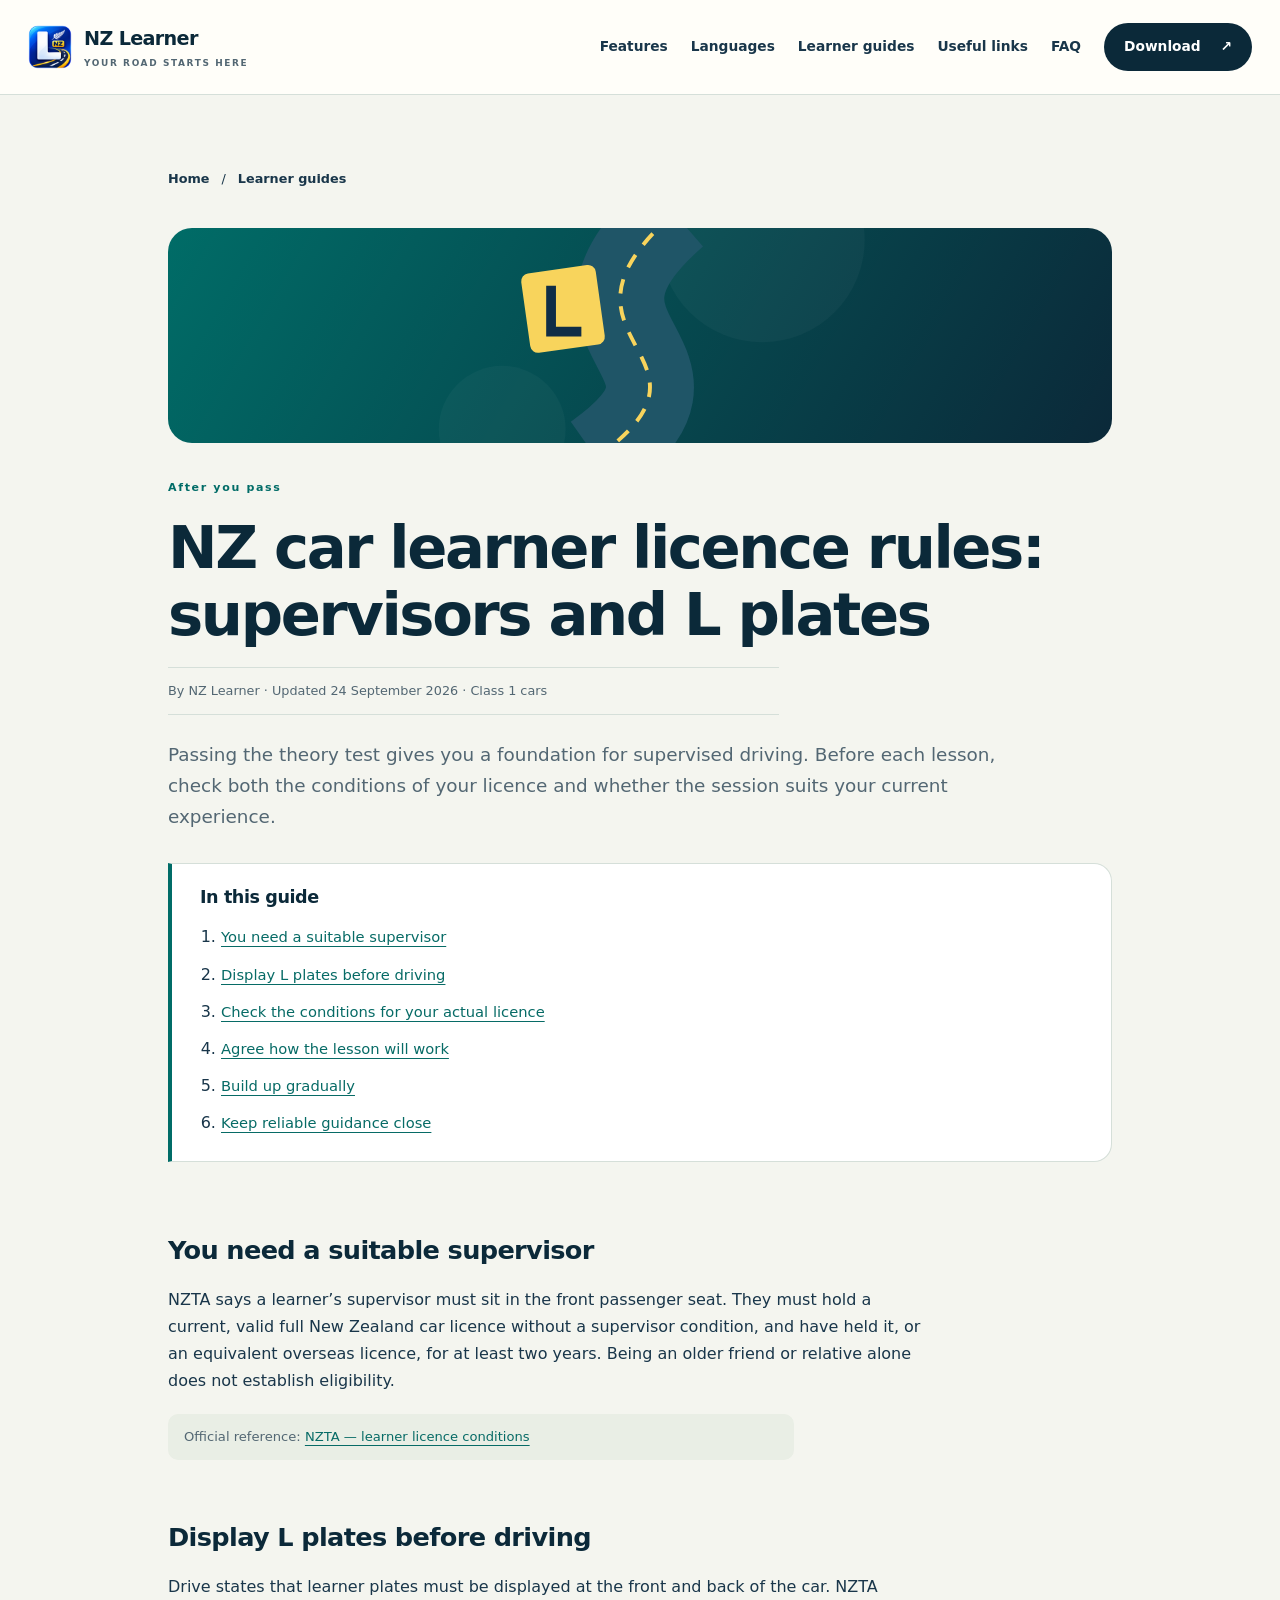
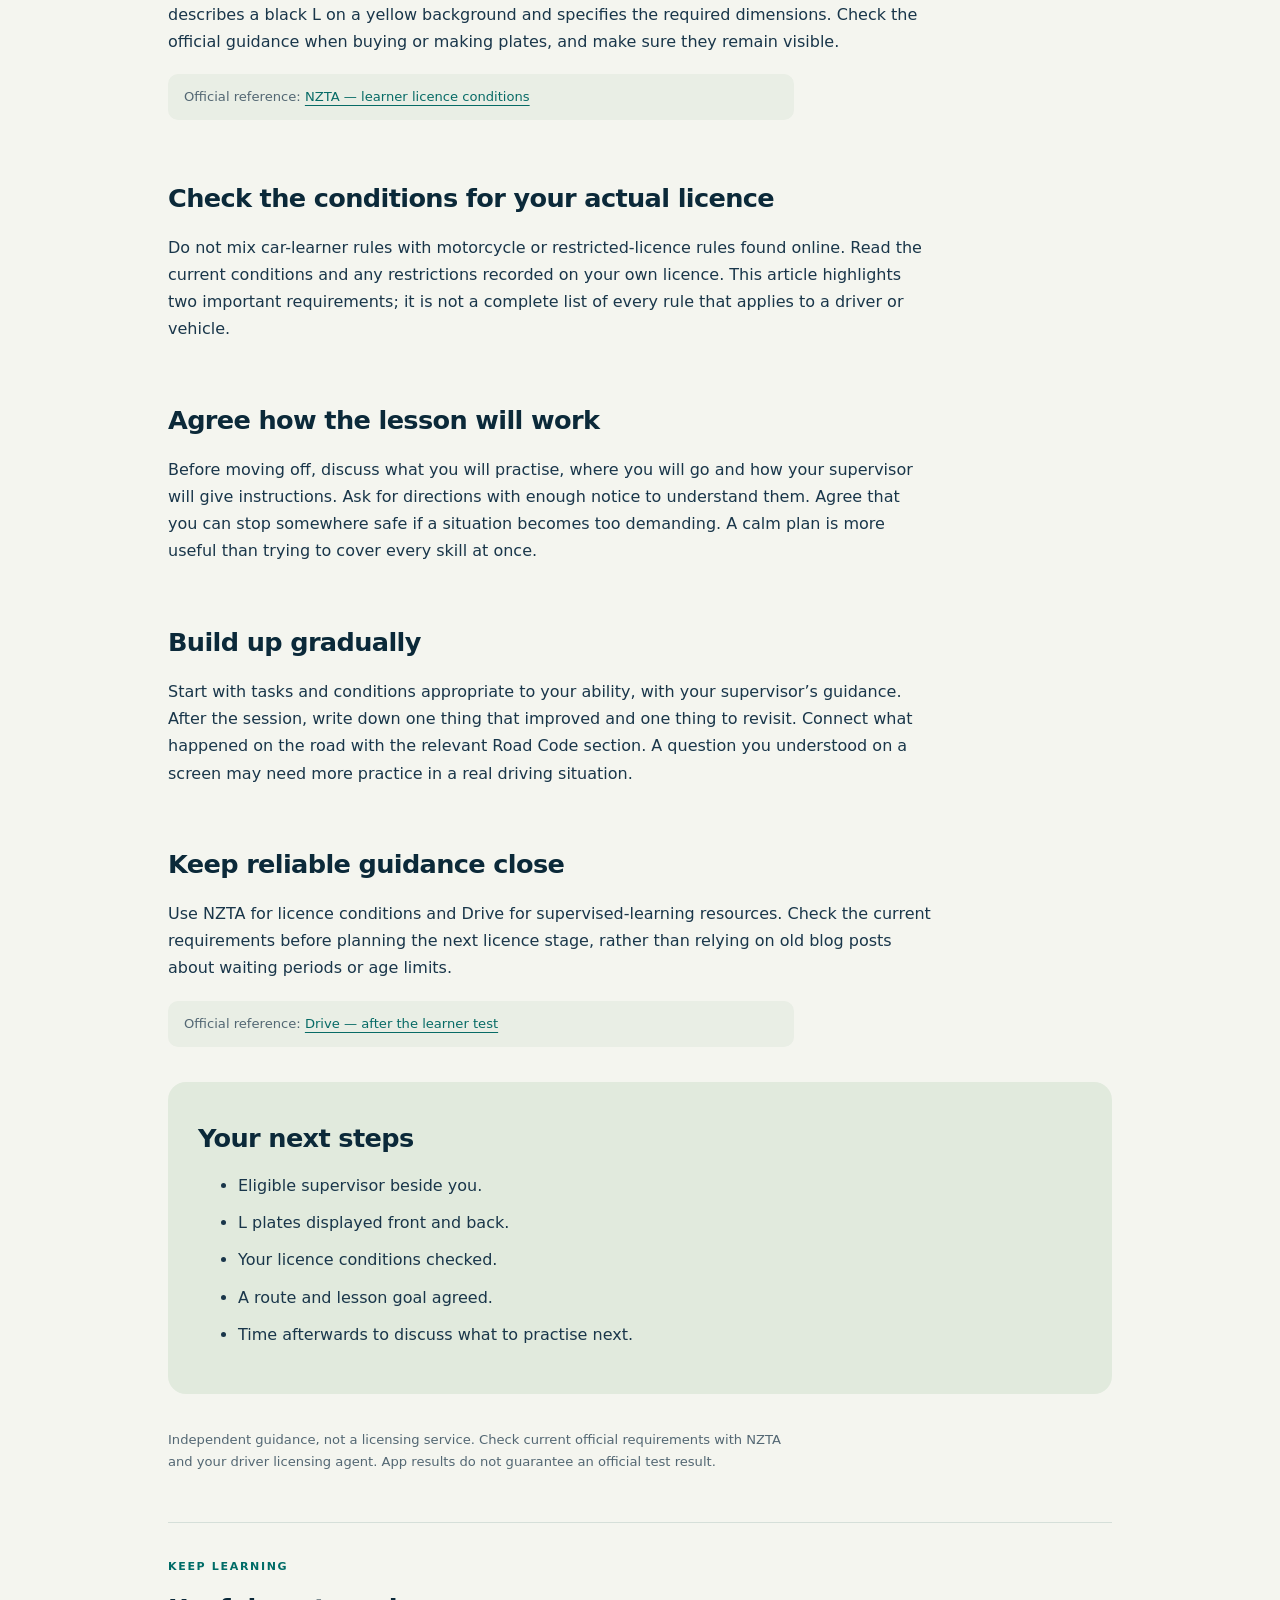
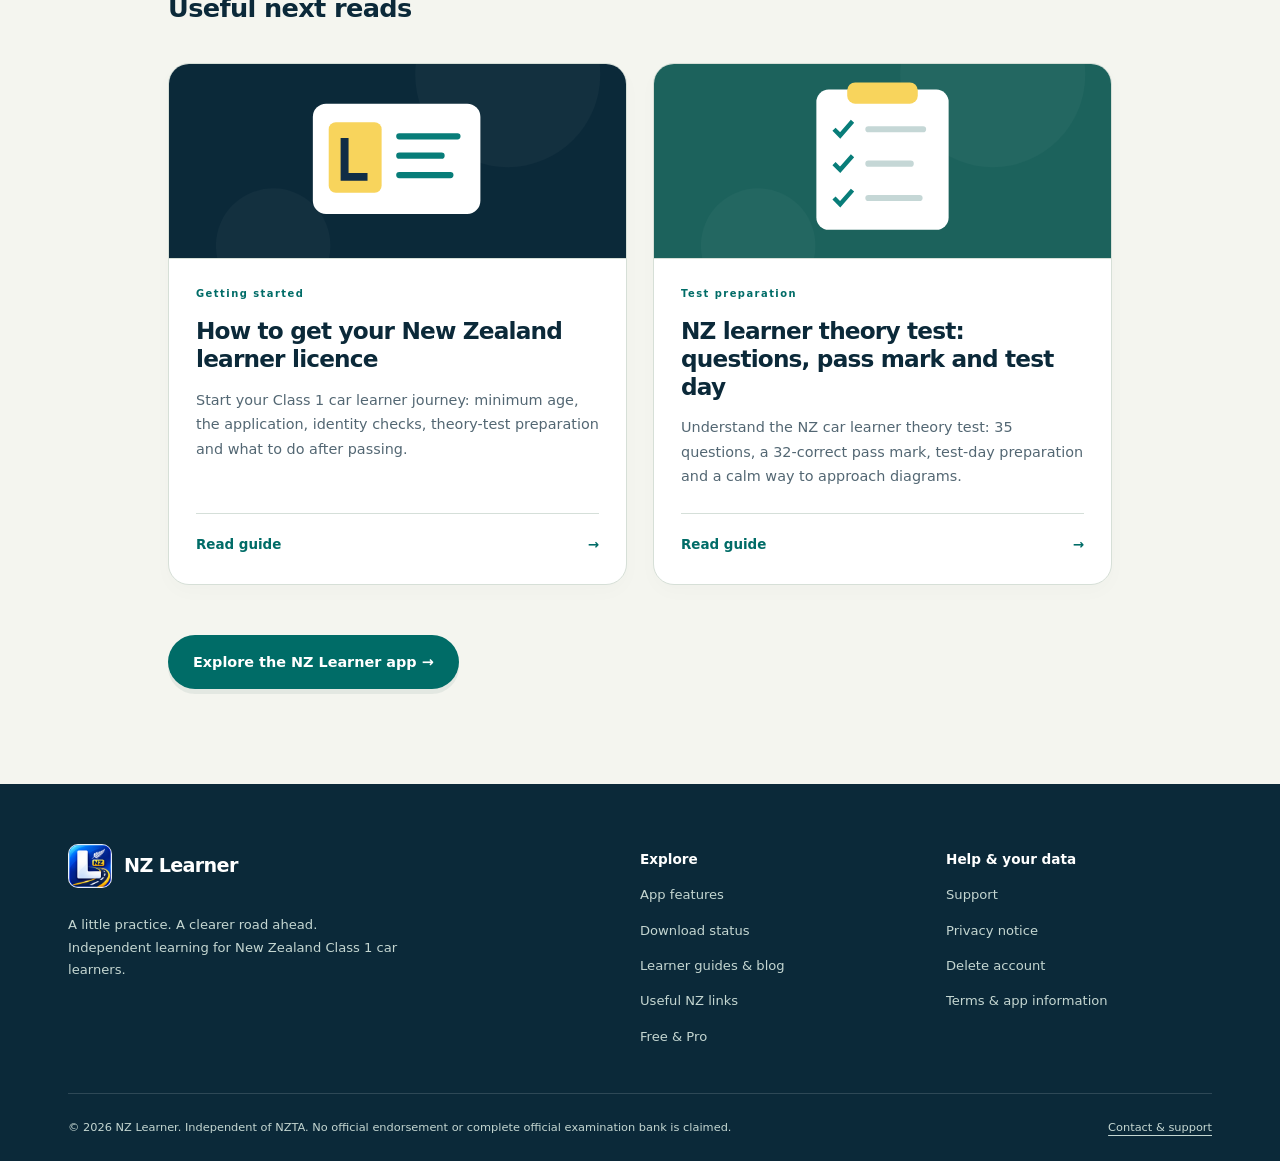
<file: nz-learner-licence-rules.html>
<!doctype html>
<html lang="en-NZ"><head><meta charset="utf-8"><meta name="viewport" content="width=device-width,initial-scale=1"><title>NZ car learner licence rules: supervisors and L plates | NZ Learner</title><meta name="description" content="Understand the key Class 1 learner conditions, including an eligible supervisor and L plates, and prepare for your first supervised driving session."><meta name="robots" content="index,follow"><link rel="canonical" href="https://blue0orbit.github.io/nzlearner-legal/nz-learner-licence-rules.html"><meta name="theme-color" content="#102d46"><meta property="og:type" content="website"><meta property="og:locale" content="en_NZ"><meta property="og:site_name" content="NZ Learner"><meta property="og:title" content="NZ car learner licence rules: supervisors and L plates | NZ Learner"><meta property="og:description" content="Understand the key Class 1 learner conditions, including an eligible supervisor and L plates, and prepare for your first supervised driving session."><meta property="og:url" content="https://blue0orbit.github.io/nzlearner-legal/nz-learner-licence-rules.html"><meta property="og:image" content="https://blue0orbit.github.io/nzlearner-legal/assets/app-icon.png"><meta property="og:image:alt" content="NZ Learner app icon, a white L and silver fern on blue"><meta name="twitter:card" content="summary"><link rel="icon" type="image/png" href="assets/app-icon.png"><link rel="apple-touch-icon" href="assets/app-icon.png"><link rel="stylesheet" href="assets/theme.css?v=20260924b"><script type="application/ld+json">{"@context": "https://schema.org", "@graph": [{"@type": "BlogPosting", "headline": "NZ car learner licence rules: supervisors and L plates", "description": "Understand the key Class 1 learner conditions, including an eligible supervisor and L plates, and prepare for your first supervised driving session.", "mainEntityOfPage": "https://blue0orbit.github.io/nzlearner-legal/nz-learner-licence-rules.html", "datePublished": "2026-09-24", "dateModified": "2026-09-24", "author": {"@type": "Organization", "name": "NZ Learner", "url": "https://blue0orbit.github.io/nzlearner-legal/"}, "publisher": {"@type": "Organization", "name": "NZ Learner", "url": "https://blue0orbit.github.io/nzlearner-legal/"}, "inLanguage": "en-NZ", "articleSection": "After you pass"}, {"@type": "BreadcrumbList", "itemListElement": [{"@type": "ListItem", "position": 1, "name": "Home", "item": "https://blue0orbit.github.io/nzlearner-legal/"}, {"@type": "ListItem", "position": 2, "name": "Learner guides", "item": "https://blue0orbit.github.io/nzlearner-legal/blog.html"}, {"@type": "ListItem", "position": 3, "name": "NZ car learner licence rules: supervisors and L plates", "item": "https://blue0orbit.github.io/nzlearner-legal/nz-learner-licence-rules.html"}]}]}</script></head>
<body class="page-nz-learner-licence-rules"><a class="skip" href="#main">Skip to content</a><header class="site-header"><div class="nav-wrap"><a class="brand" href="index.html"><img src="assets/app-icon.png" width="40" height="40" alt=""><span>NZ Learner<small>YOUR ROAD STARTS HERE</small></span></a><nav aria-label="Main navigation"><a href="index.html#features">Features</a><a href="index.html#languages">Languages</a><a href="blog.html">Learner guides</a><a href="useful-links.html">Useful links</a><a href="index.html#faq">FAQ</a><a class="nav-contact" href="download.html">Download <span aria-hidden="true">↗</span></a></nav></div></header><main id="main" class="document"><nav class="breadcrumbs" aria-label="Breadcrumb"><a href="index.html">Home</a><span aria-hidden="true">/</span><a href="blog.html">Learner guides</a></nav><article><div class="article-cover"><svg class="editorial-art" viewBox="0 0 340 220" fill="none" aria-hidden="true"><circle cx="295" cy="12" r="105" fill="#ffffff08"/><circle cx="29" cy="206" r="65" fill="#ffffff08"/><path d="M125 235c150-105-70-120 80-250" stroke="#1f5567" stroke-width="90" fill="none"/><path d="M125 235c150-105-70-120 80-250" stroke="#f8d45c" stroke-width="4" stroke-dasharray="15 13" fill="none"/><rect x="53" y="42" width="77" height="82" rx="8" fill="#f8d45c" transform="rotate(-8 90 85)"/><path d="M79 59v47h31" stroke="#102d46" stroke-width="10" fill="none"/></svg></div><p class="eyebrow">After you pass</p><h1>NZ car learner licence rules: supervisors and L plates</h1><p class="article-meta">By NZ Learner · Updated <time datetime="2026-09-24">24 September 2026</time> · Class 1 cars</p><p class="lede">Passing the theory test gives you a foundation for supervised driving. Before each lesson, check both the conditions of your licence and whether the session suits your current experience.</p><div class="article-toc"><h2>In this guide</h2><ol><li><a href="#part-1">You need a suitable supervisor</a></li><li><a href="#part-2">Display L plates before driving</a></li><li><a href="#part-3">Check the conditions for your actual licence</a></li><li><a href="#part-4">Agree how the lesson will work</a></li><li><a href="#part-5">Build up gradually</a></li><li><a href="#part-6">Keep reliable guidance close</a></li></ol></div><section id="part-1"><h2>You need a suitable supervisor</h2><p>NZTA says a learner’s supervisor must sit in the front passenger seat. They must hold a current, valid full New Zealand car licence without a supervisor condition, and have held it, or an equivalent overseas licence, for at least two years. Being an older friend or relative alone does not establish eligibility.</p><p class="source-link">Official reference: <a href="https://www.nzta.govt.nz/driving-skills/learn-to-drive/roadcode/general-road-code/about-driver-licences/stage-1-learner-licence">NZTA — learner licence conditions</a></p></section><section id="part-2"><h2>Display L plates before driving</h2><p>Drive states that learner plates must be displayed at the front and back of the car. NZTA describes a black L on a yellow background and specifies the required dimensions. Check the official guidance when buying or making plates, and make sure they remain visible.</p><p class="source-link">Official reference: <a href="https://www.nzta.govt.nz/driving-skills/learn-to-drive/roadcode/general-road-code/about-driver-licences/stage-1-learner-licence">NZTA — learner licence conditions</a></p></section><section id="part-3"><h2>Check the conditions for your actual licence</h2><p>Do not mix car-learner rules with motorcycle or restricted-licence rules found online. Read the current conditions and any restrictions recorded on your own licence. This article highlights two important requirements; it is not a complete list of every rule that applies to a driver or vehicle.</p></section><section id="part-4"><h2>Agree how the lesson will work</h2><p>Before moving off, discuss what you will practise, where you will go and how your supervisor will give instructions. Ask for directions with enough notice to understand them. Agree that you can stop somewhere safe if a situation becomes too demanding. A calm plan is more useful than trying to cover every skill at once.</p></section><section id="part-5"><h2>Build up gradually</h2><p>Start with tasks and conditions appropriate to your ability, with your supervisor’s guidance. After the session, write down one thing that improved and one thing to revisit. Connect what happened on the road with the relevant Road Code section. A question you understood on a screen may need more practice in a real driving situation.</p></section><section id="part-6"><h2>Keep reliable guidance close</h2><p>Use NZTA for licence conditions and Drive for supervised-learning resources. Check the current requirements before planning the next licence stage, rather than relying on old blog posts about waiting periods or age limits.</p><p class="source-link">Official reference: <a href="https://drive.govt.nz/learner-licence/after-the-learner-licence-test">Drive — after the learner test</a></p></section><aside class="article-checklist"><h2>Your next steps</h2><ul><li>Eligible supervisor beside you.</li><li>L plates displayed front and back.</li><li>Your licence conditions checked.</li><li>A route and lesson goal agreed.</li><li>Time afterwards to discuss what to practise next.</li></ul></aside><p class="muted">Independent guidance, not a licensing service. Check current official requirements with NZTA and your driver licensing agent. App results do not guarantee an official test result.</p></article><section class="related"><p class="eyebrow">KEEP LEARNING</p><h2>Useful next reads</h2><div class="guide-grid"><article class="guide-card"><div class="card-art"><svg class="editorial-art" viewBox="0 0 340 220" fill="none" aria-hidden="true"><circle cx="295" cy="12" r="105" fill="#ffffff08"/><circle cx="29" cy="206" r="65" fill="#ffffff08"/><rect x="74" y="45" width="190" height="125" rx="15" fill="#fff"/><rect x="92" y="66" width="60" height="80" rx="8" fill="#f8d45c"/><path d="M110 84v44h26" fill="none" stroke="#102d46" stroke-width="9"/><path d="M172 82h66m-66 22h48m-48 22h58" stroke="#087d79" stroke-width="7" stroke-linecap="round"/></svg></div><div class="card-copy"><p class="eyebrow">Getting started</p><h3><a href="how-to-get-nz-learner-licence.html">How to get your New Zealand learner licence</a></h3><p>Start your Class 1 car learner journey: minimum age, the application, identity checks, theory-test preparation and what to do after passing.</p><span class="read-link">Read guide <span aria-hidden="true">→</span></span></div></article><article class="guide-card"><div class="card-art"><svg class="editorial-art" viewBox="0 0 340 220" fill="none" aria-hidden="true"><circle cx="295" cy="12" r="105" fill="#ffffff08"/><circle cx="29" cy="206" r="65" fill="#ffffff08"/><rect x="95" y="29" width="150" height="159" rx="14" fill="#fff"/><rect x="130" y="21" width="80" height="24" rx="9" fill="#f8d45c"/><path d="m115 74 7 7 14-16m-21 48 7 7 14-16m-21 48 7 7 14-16" stroke="#087d79" stroke-width="5" fill="none"/><path d="M154 74h62m-62 39h48m-48 39h58" stroke="#c5d7d6" stroke-width="7" stroke-linecap="round"/></svg></div><div class="card-copy"><p class="eyebrow">Test preparation</p><h3><a href="nz-learner-theory-test-day.html">NZ learner theory test: questions, pass mark and test day</a></h3><p>Understand the NZ car learner theory test: 35 questions, a 32-correct pass mark, test-day preparation and a calm way to approach diagrams.</p><span class="read-link">Read guide <span aria-hidden="true">→</span></span></div></article></div></section><a class="button" href="download.html">Explore the NZ Learner app →</a></main><footer class="site-footer"><div class="footer-grid"><div><a class="brand" href="index.html"><img src="assets/app-icon.png" width="40" height="40" alt=""><span>NZ Learner</span></a><p>A little practice. A clearer road ahead.<br>Independent learning for New Zealand Class 1 car learners.</p></div><div><h2>Explore</h2><a href="index.html#features">App features</a><a href="download.html">Download status</a><a href="blog.html">Learner guides &amp; blog</a><a href="useful-links.html">Useful NZ links</a><a href="index.html#pricing">Free &amp; Pro</a></div><div><h2>Help &amp; your data</h2><a href="support.html">Support</a><a href="privacy-policy.html">Privacy notice</a><a href="data-deletion.html">Delete account</a><a href="terms-of-service.html">Terms &amp; app information</a></div></div><div class="footer-bottom"><p>© 2026 NZ Learner. Independent of NZTA. No official endorsement or complete official examination bank is claimed.</p><a href="support.html">Contact &amp; support</a></div></footer></body></html>
</file>
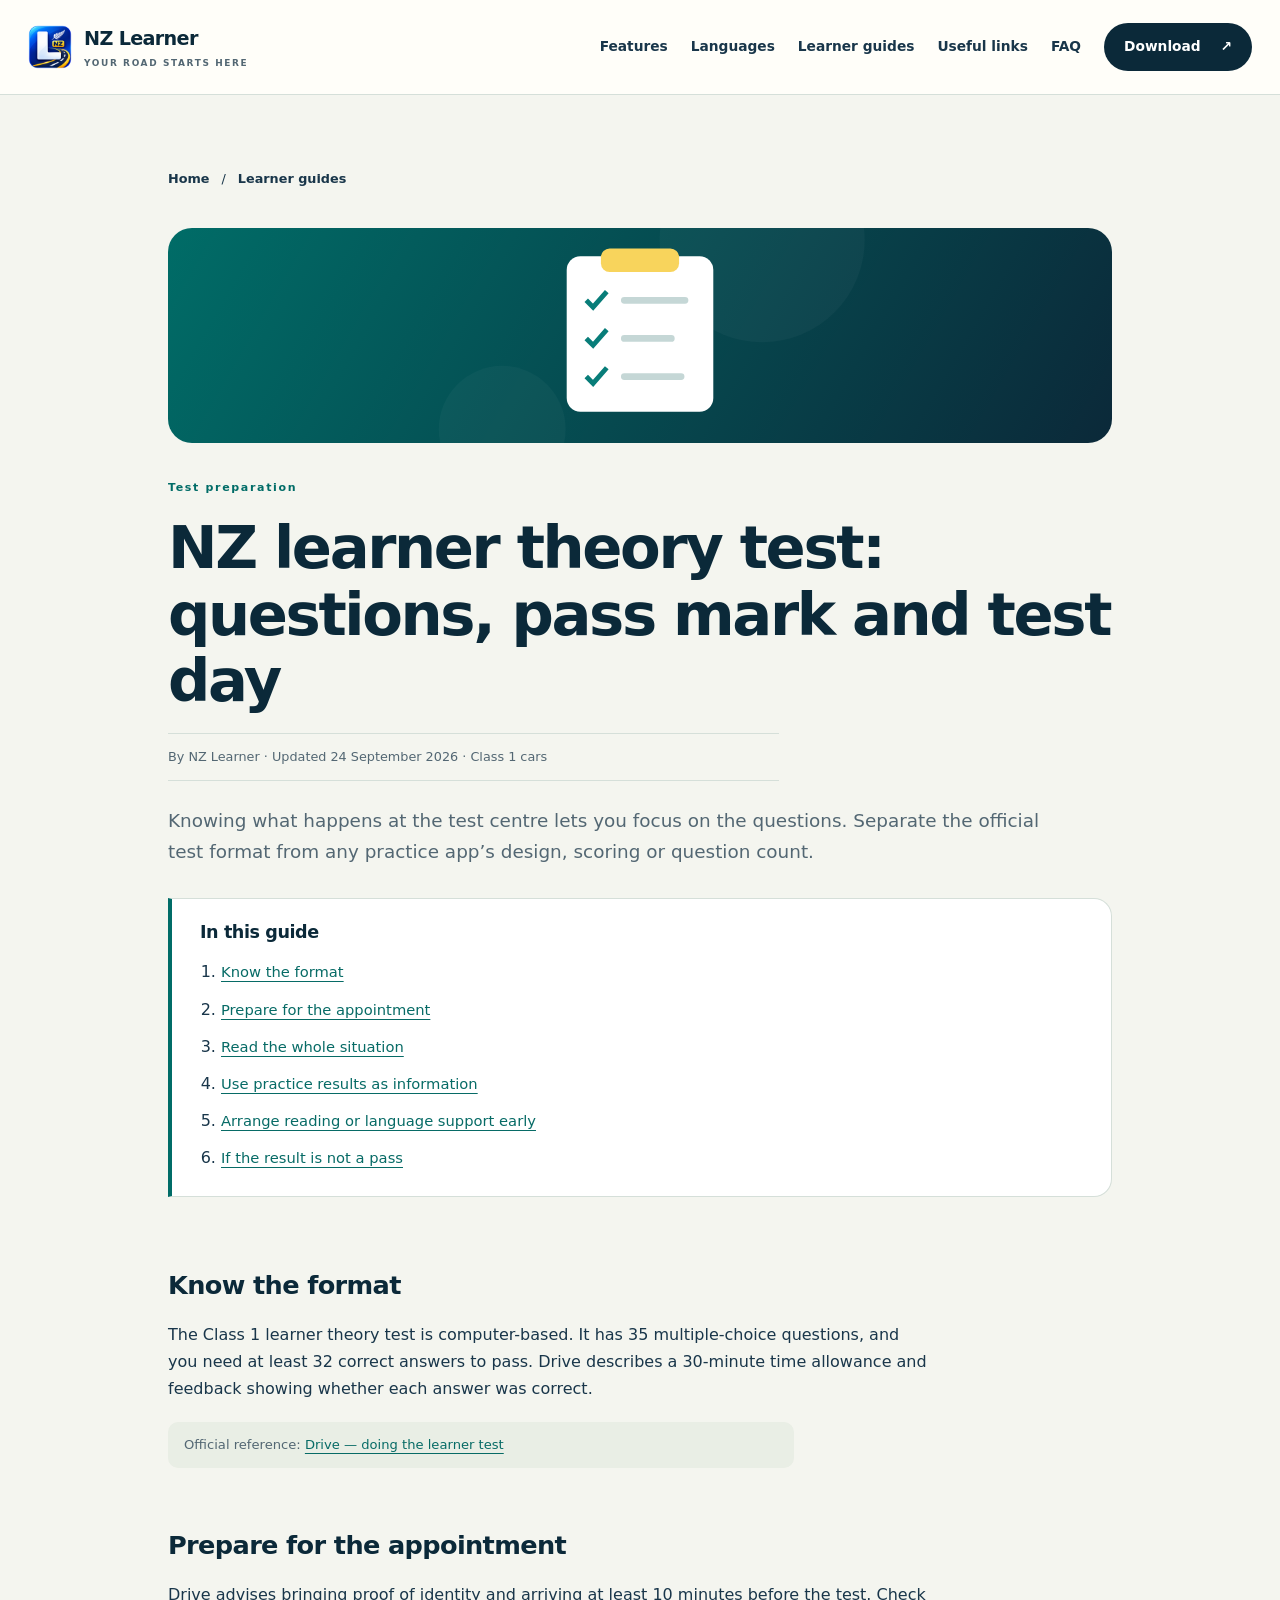
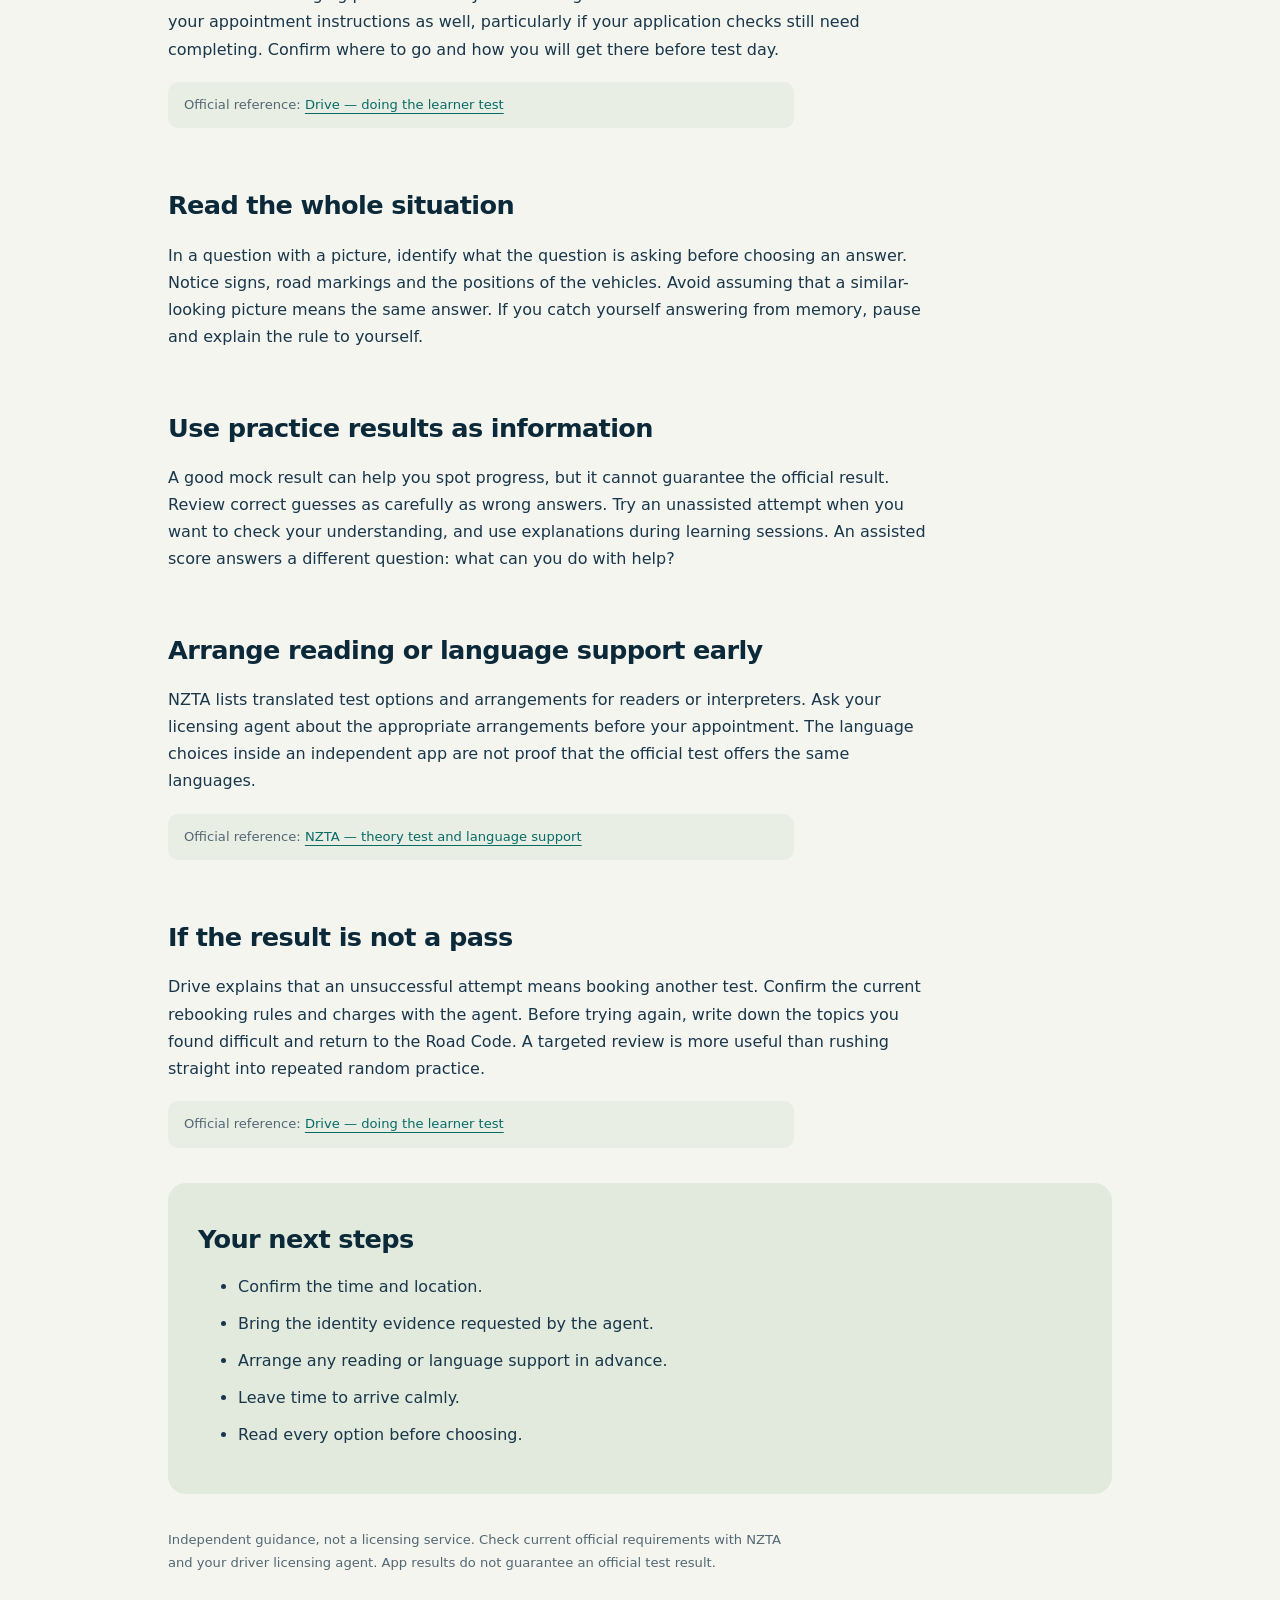
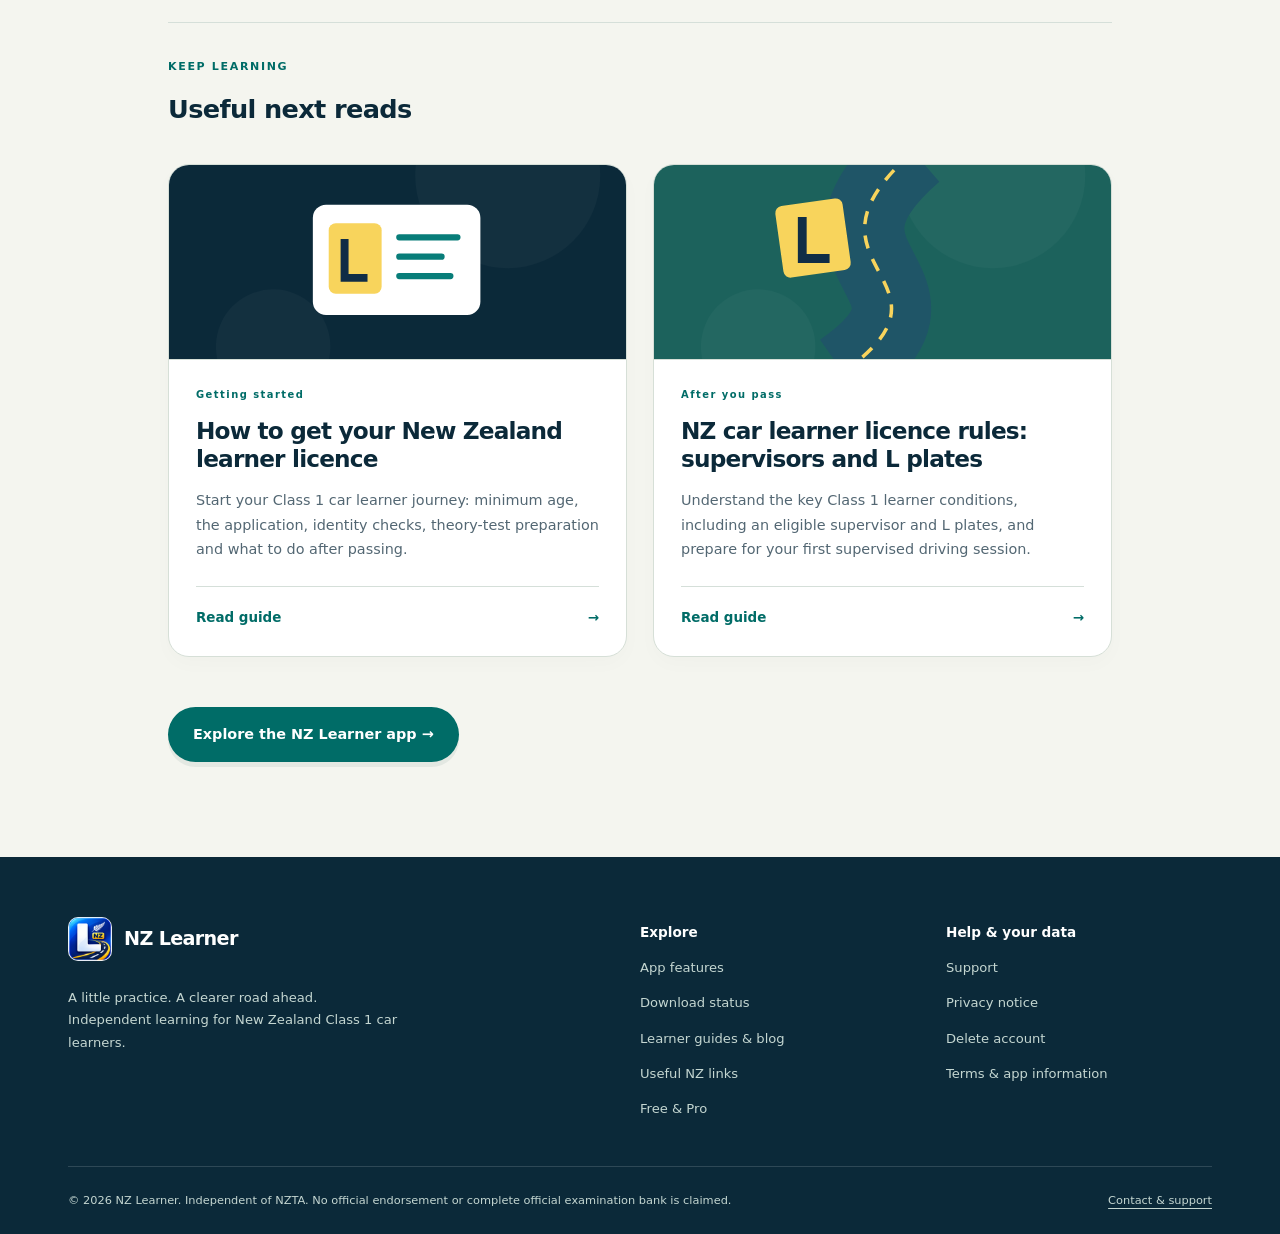
<file: nz-learner-theory-test-day.html>
<!doctype html>
<html lang="en-NZ"><head><meta charset="utf-8"><meta name="viewport" content="width=device-width,initial-scale=1"><title>NZ learner theory test: questions, pass mark and test day | NZ Learner</title><meta name="description" content="Understand the NZ car learner theory test: 35 questions, a 32-correct pass mark, test-day preparation and a calm way to approach diagrams."><meta name="robots" content="index,follow"><link rel="canonical" href="https://blue0orbit.github.io/nzlearner-legal/nz-learner-theory-test-day.html"><meta name="theme-color" content="#102d46"><meta property="og:type" content="website"><meta property="og:locale" content="en_NZ"><meta property="og:site_name" content="NZ Learner"><meta property="og:title" content="NZ learner theory test: questions, pass mark and test day | NZ Learner"><meta property="og:description" content="Understand the NZ car learner theory test: 35 questions, a 32-correct pass mark, test-day preparation and a calm way to approach diagrams."><meta property="og:url" content="https://blue0orbit.github.io/nzlearner-legal/nz-learner-theory-test-day.html"><meta property="og:image" content="https://blue0orbit.github.io/nzlearner-legal/assets/app-icon.png"><meta property="og:image:alt" content="NZ Learner app icon, a white L and silver fern on blue"><meta name="twitter:card" content="summary"><link rel="icon" type="image/png" href="assets/app-icon.png"><link rel="apple-touch-icon" href="assets/app-icon.png"><link rel="stylesheet" href="assets/theme.css?v=20260924b"><script type="application/ld+json">{"@context": "https://schema.org", "@graph": [{"@type": "BlogPosting", "headline": "NZ learner theory test: questions, pass mark and test day", "description": "Understand the NZ car learner theory test: 35 questions, a 32-correct pass mark, test-day preparation and a calm way to approach diagrams.", "mainEntityOfPage": "https://blue0orbit.github.io/nzlearner-legal/nz-learner-theory-test-day.html", "datePublished": "2026-09-24", "dateModified": "2026-09-24", "author": {"@type": "Organization", "name": "NZ Learner", "url": "https://blue0orbit.github.io/nzlearner-legal/"}, "publisher": {"@type": "Organization", "name": "NZ Learner", "url": "https://blue0orbit.github.io/nzlearner-legal/"}, "inLanguage": "en-NZ", "articleSection": "Test preparation"}, {"@type": "BreadcrumbList", "itemListElement": [{"@type": "ListItem", "position": 1, "name": "Home", "item": "https://blue0orbit.github.io/nzlearner-legal/"}, {"@type": "ListItem", "position": 2, "name": "Learner guides", "item": "https://blue0orbit.github.io/nzlearner-legal/blog.html"}, {"@type": "ListItem", "position": 3, "name": "NZ learner theory test: questions, pass mark and test day", "item": "https://blue0orbit.github.io/nzlearner-legal/nz-learner-theory-test-day.html"}]}]}</script></head>
<body class="page-nz-learner-theory-test-day"><a class="skip" href="#main">Skip to content</a><header class="site-header"><div class="nav-wrap"><a class="brand" href="index.html"><img src="assets/app-icon.png" width="40" height="40" alt=""><span>NZ Learner<small>YOUR ROAD STARTS HERE</small></span></a><nav aria-label="Main navigation"><a href="index.html#features">Features</a><a href="index.html#languages">Languages</a><a href="blog.html">Learner guides</a><a href="useful-links.html">Useful links</a><a href="index.html#faq">FAQ</a><a class="nav-contact" href="download.html">Download <span aria-hidden="true">↗</span></a></nav></div></header><main id="main" class="document"><nav class="breadcrumbs" aria-label="Breadcrumb"><a href="index.html">Home</a><span aria-hidden="true">/</span><a href="blog.html">Learner guides</a></nav><article><div class="article-cover"><svg class="editorial-art" viewBox="0 0 340 220" fill="none" aria-hidden="true"><circle cx="295" cy="12" r="105" fill="#ffffff08"/><circle cx="29" cy="206" r="65" fill="#ffffff08"/><rect x="95" y="29" width="150" height="159" rx="14" fill="#fff"/><rect x="130" y="21" width="80" height="24" rx="9" fill="#f8d45c"/><path d="m115 74 7 7 14-16m-21 48 7 7 14-16m-21 48 7 7 14-16" stroke="#087d79" stroke-width="5" fill="none"/><path d="M154 74h62m-62 39h48m-48 39h58" stroke="#c5d7d6" stroke-width="7" stroke-linecap="round"/></svg></div><p class="eyebrow">Test preparation</p><h1>NZ learner theory test: questions, pass mark and test day</h1><p class="article-meta">By NZ Learner · Updated <time datetime="2026-09-24">24 September 2026</time> · Class 1 cars</p><p class="lede">Knowing what happens at the test centre lets you focus on the questions. Separate the official test format from any practice app’s design, scoring or question count.</p><div class="article-toc"><h2>In this guide</h2><ol><li><a href="#part-1">Know the format</a></li><li><a href="#part-2">Prepare for the appointment</a></li><li><a href="#part-3">Read the whole situation</a></li><li><a href="#part-4">Use practice results as information</a></li><li><a href="#part-5">Arrange reading or language support early</a></li><li><a href="#part-6">If the result is not a pass</a></li></ol></div><section id="part-1"><h2>Know the format</h2><p>The Class 1 learner theory test is computer-based. It has 35 multiple-choice questions, and you need at least 32 correct answers to pass. Drive describes a 30-minute time allowance and feedback showing whether each answer was correct.</p><p class="source-link">Official reference: <a href="https://drive.govt.nz/learner-licence/doing-the-learner-licence-test">Drive — doing the learner test</a></p></section><section id="part-2"><h2>Prepare for the appointment</h2><p>Drive advises bringing proof of identity and arriving at least 10 minutes before the test. Check your appointment instructions as well, particularly if your application checks still need completing. Confirm where to go and how you will get there before test day.</p><p class="source-link">Official reference: <a href="https://drive.govt.nz/learner-licence/doing-the-learner-licence-test">Drive — doing the learner test</a></p></section><section id="part-3"><h2>Read the whole situation</h2><p>In a question with a picture, identify what the question is asking before choosing an answer. Notice signs, road markings and the positions of the vehicles. Avoid assuming that a similar-looking picture means the same answer. If you catch yourself answering from memory, pause and explain the rule to yourself.</p></section><section id="part-4"><h2>Use practice results as information</h2><p>A good mock result can help you spot progress, but it cannot guarantee the official result. Review correct guesses as carefully as wrong answers. Try an unassisted attempt when you want to check your understanding, and use explanations during learning sessions. An assisted score answers a different question: what can you do with help?</p></section><section id="part-5"><h2>Arrange reading or language support early</h2><p>NZTA lists translated test options and arrangements for readers or interpreters. Ask your licensing agent about the appropriate arrangements before your appointment. The language choices inside an independent app are not proof that the official test offers the same languages.</p><p class="source-link">Official reference: <a href="https://www.nzta.govt.nz/driver-licences/sit-a-driving-test/theory-test-for-learner-licence">NZTA — theory test and language support</a></p></section><section id="part-6"><h2>If the result is not a pass</h2><p>Drive explains that an unsuccessful attempt means booking another test. Confirm the current rebooking rules and charges with the agent. Before trying again, write down the topics you found difficult and return to the Road Code. A targeted review is more useful than rushing straight into repeated random practice.</p><p class="source-link">Official reference: <a href="https://drive.govt.nz/learner-licence/doing-the-learner-licence-test">Drive — doing the learner test</a></p></section><aside class="article-checklist"><h2>Your next steps</h2><ul><li>Confirm the time and location.</li><li>Bring the identity evidence requested by the agent.</li><li>Arrange any reading or language support in advance.</li><li>Leave time to arrive calmly.</li><li>Read every option before choosing.</li></ul></aside><p class="muted">Independent guidance, not a licensing service. Check current official requirements with NZTA and your driver licensing agent. App results do not guarantee an official test result.</p></article><section class="related"><p class="eyebrow">KEEP LEARNING</p><h2>Useful next reads</h2><div class="guide-grid"><article class="guide-card"><div class="card-art"><svg class="editorial-art" viewBox="0 0 340 220" fill="none" aria-hidden="true"><circle cx="295" cy="12" r="105" fill="#ffffff08"/><circle cx="29" cy="206" r="65" fill="#ffffff08"/><rect x="74" y="45" width="190" height="125" rx="15" fill="#fff"/><rect x="92" y="66" width="60" height="80" rx="8" fill="#f8d45c"/><path d="M110 84v44h26" fill="none" stroke="#102d46" stroke-width="9"/><path d="M172 82h66m-66 22h48m-48 22h58" stroke="#087d79" stroke-width="7" stroke-linecap="round"/></svg></div><div class="card-copy"><p class="eyebrow">Getting started</p><h3><a href="how-to-get-nz-learner-licence.html">How to get your New Zealand learner licence</a></h3><p>Start your Class 1 car learner journey: minimum age, the application, identity checks, theory-test preparation and what to do after passing.</p><span class="read-link">Read guide <span aria-hidden="true">→</span></span></div></article><article class="guide-card"><div class="card-art"><svg class="editorial-art" viewBox="0 0 340 220" fill="none" aria-hidden="true"><circle cx="295" cy="12" r="105" fill="#ffffff08"/><circle cx="29" cy="206" r="65" fill="#ffffff08"/><path d="M125 235c150-105-70-120 80-250" stroke="#1f5567" stroke-width="90" fill="none"/><path d="M125 235c150-105-70-120 80-250" stroke="#f8d45c" stroke-width="4" stroke-dasharray="15 13" fill="none"/><rect x="53" y="42" width="77" height="82" rx="8" fill="#f8d45c" transform="rotate(-8 90 85)"/><path d="M79 59v47h31" stroke="#102d46" stroke-width="10" fill="none"/></svg></div><div class="card-copy"><p class="eyebrow">After you pass</p><h3><a href="nz-learner-licence-rules.html">NZ car learner licence rules: supervisors and L plates</a></h3><p>Understand the key Class 1 learner conditions, including an eligible supervisor and L plates, and prepare for your first supervised driving session.</p><span class="read-link">Read guide <span aria-hidden="true">→</span></span></div></article></div></section><a class="button" href="download.html">Explore the NZ Learner app →</a></main><footer class="site-footer"><div class="footer-grid"><div><a class="brand" href="index.html"><img src="assets/app-icon.png" width="40" height="40" alt=""><span>NZ Learner</span></a><p>A little practice. A clearer road ahead.<br>Independent learning for New Zealand Class 1 car learners.</p></div><div><h2>Explore</h2><a href="index.html#features">App features</a><a href="download.html">Download status</a><a href="blog.html">Learner guides &amp; blog</a><a href="useful-links.html">Useful NZ links</a><a href="index.html#pricing">Free &amp; Pro</a></div><div><h2>Help &amp; your data</h2><a href="support.html">Support</a><a href="privacy-policy.html">Privacy notice</a><a href="data-deletion.html">Delete account</a><a href="terms-of-service.html">Terms &amp; app information</a></div></div><div class="footer-bottom"><p>© 2026 NZ Learner. Independent of NZTA. No official endorsement or complete official examination bank is claimed.</p><a href="support.html">Contact &amp; support</a></div></footer></body></html>
</file>
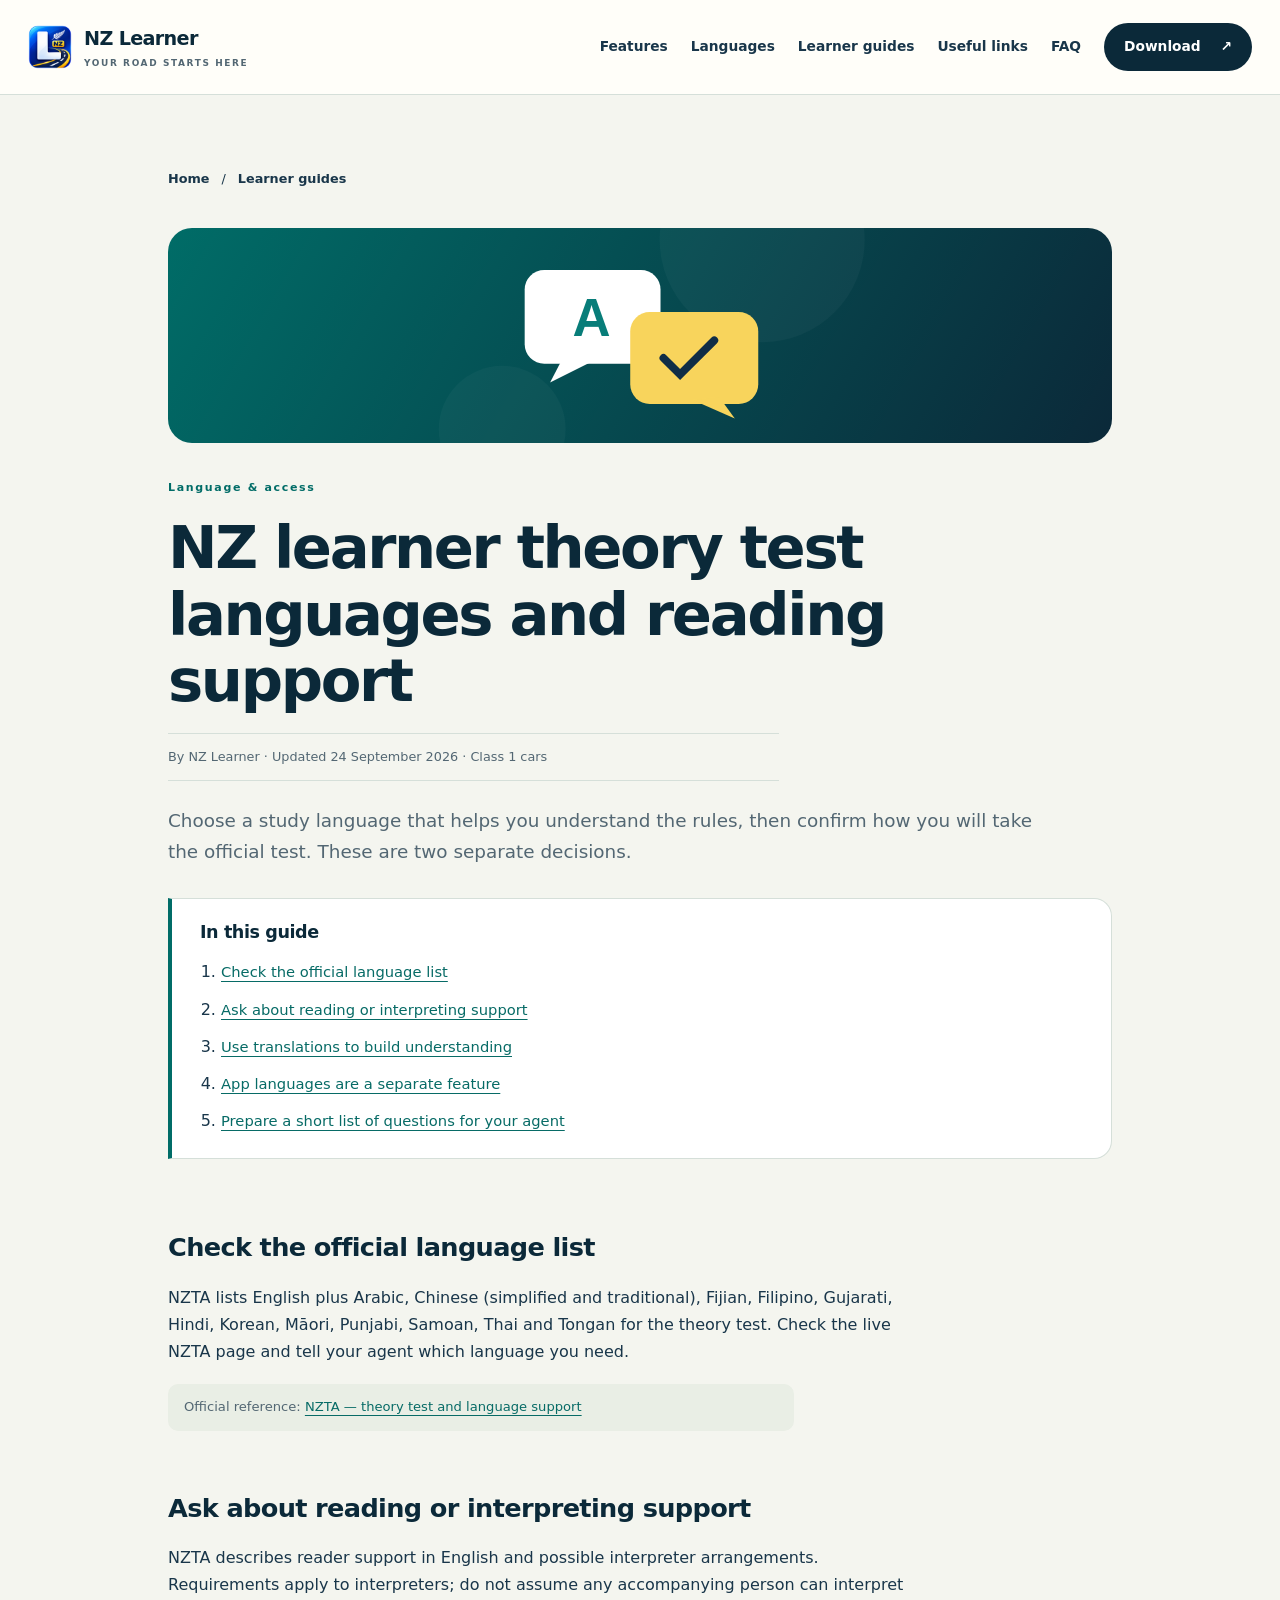
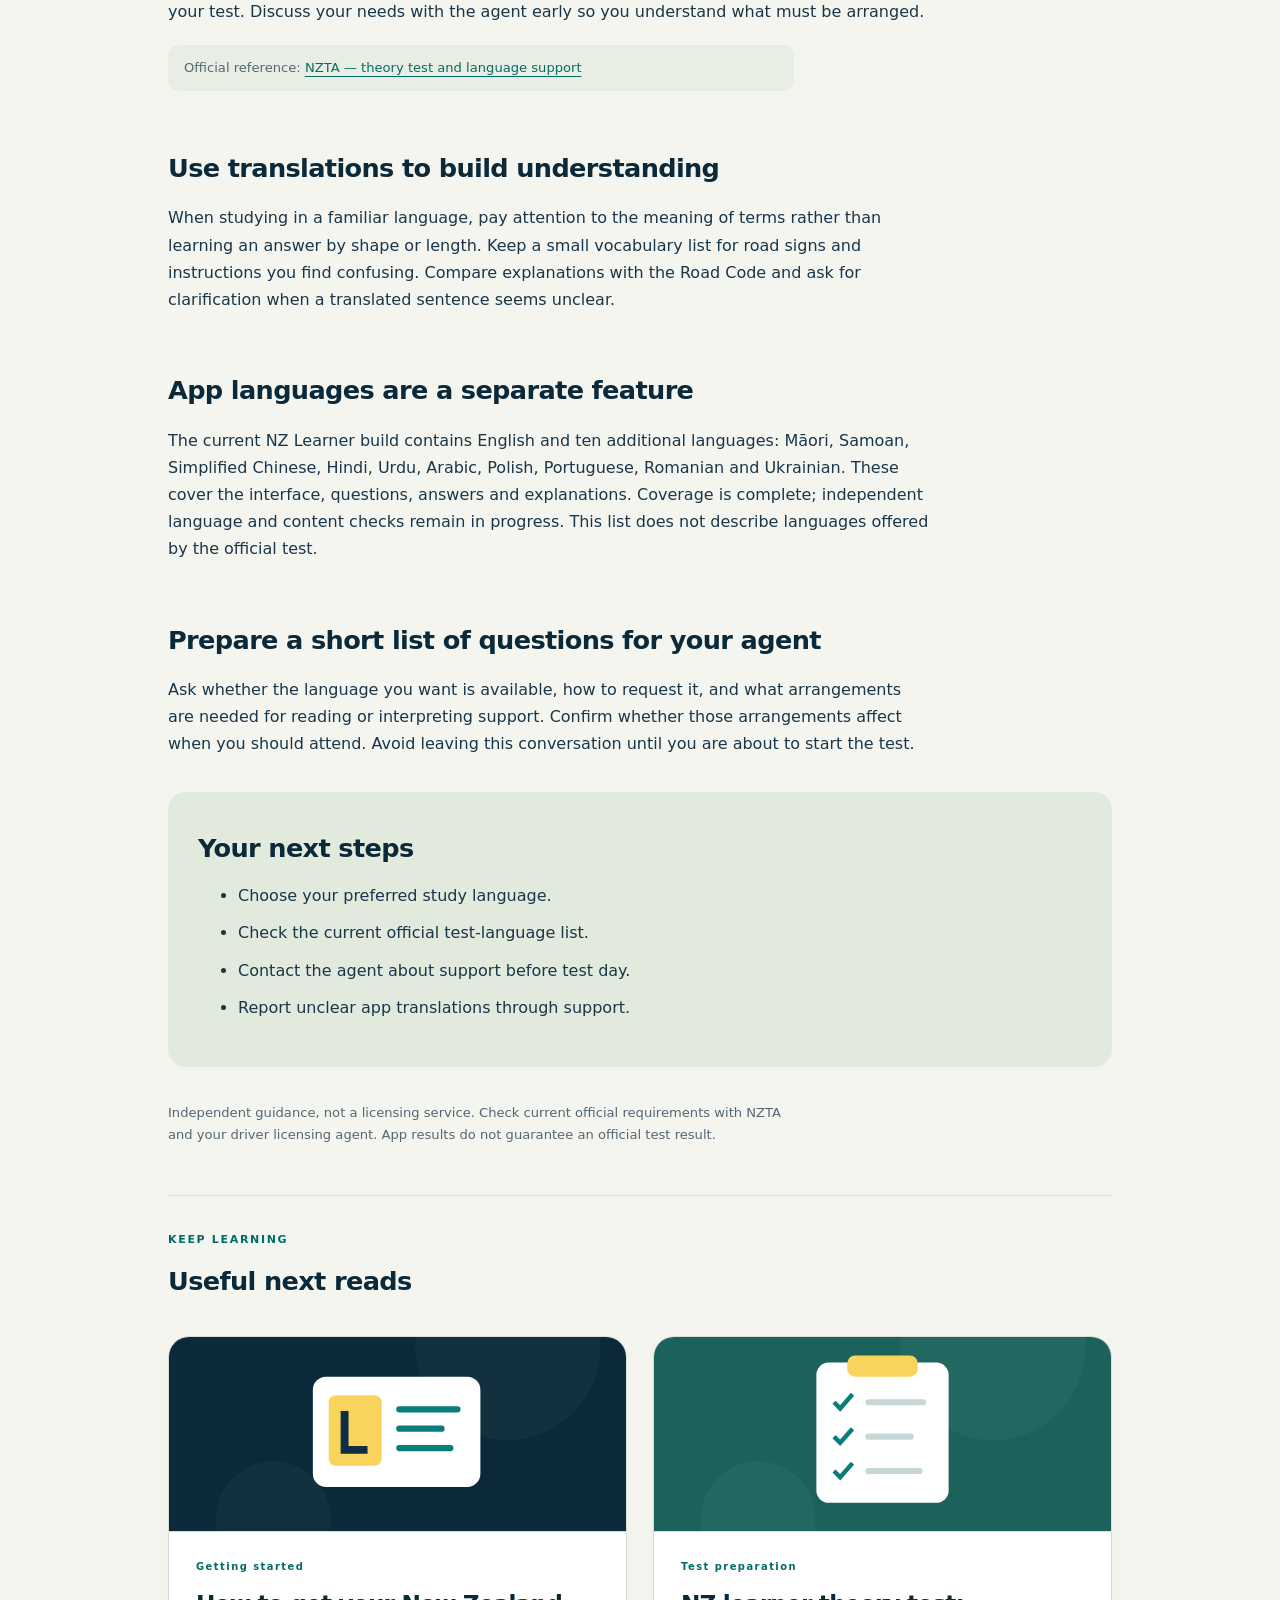
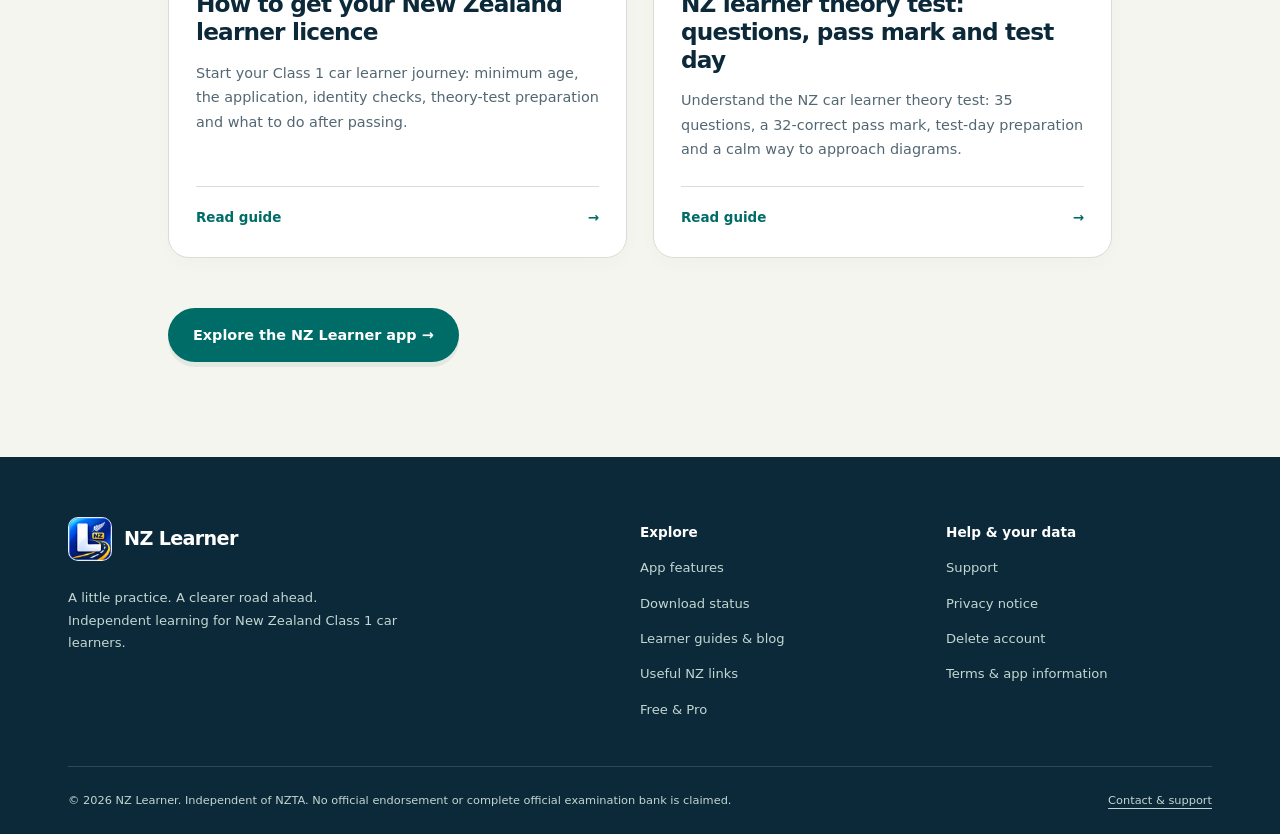
<file: nz-theory-test-languages.html>
<!doctype html>
<html lang="en-NZ"><head><meta charset="utf-8"><meta name="viewport" content="width=device-width,initial-scale=1"><title>NZ learner theory test languages and reading support | NZ Learner</title><meta name="description" content="Find official NZ learner theory-test language information, reader and interpreter guidance, and understand how app translations differ from test options."><meta name="robots" content="index,follow"><link rel="canonical" href="https://blue0orbit.github.io/nzlearner-legal/nz-theory-test-languages.html"><meta name="theme-color" content="#102d46"><meta property="og:type" content="website"><meta property="og:locale" content="en_NZ"><meta property="og:site_name" content="NZ Learner"><meta property="og:title" content="NZ learner theory test languages and reading support | NZ Learner"><meta property="og:description" content="Find official NZ learner theory-test language information, reader and interpreter guidance, and understand how app translations differ from test options."><meta property="og:url" content="https://blue0orbit.github.io/nzlearner-legal/nz-theory-test-languages.html"><meta property="og:image" content="https://blue0orbit.github.io/nzlearner-legal/assets/app-icon.png"><meta property="og:image:alt" content="NZ Learner app icon, a white L and silver fern on blue"><meta name="twitter:card" content="summary"><link rel="icon" type="image/png" href="assets/app-icon.png"><link rel="apple-touch-icon" href="assets/app-icon.png"><link rel="stylesheet" href="assets/theme.css?v=20260924b"><script type="application/ld+json">{"@context": "https://schema.org", "@graph": [{"@type": "BlogPosting", "headline": "NZ learner theory test languages and reading support", "description": "Find official NZ learner theory-test language information, reader and interpreter guidance, and understand how app translations differ from test options.", "mainEntityOfPage": "https://blue0orbit.github.io/nzlearner-legal/nz-theory-test-languages.html", "datePublished": "2026-09-24", "dateModified": "2026-09-24", "author": {"@type": "Organization", "name": "NZ Learner", "url": "https://blue0orbit.github.io/nzlearner-legal/"}, "publisher": {"@type": "Organization", "name": "NZ Learner", "url": "https://blue0orbit.github.io/nzlearner-legal/"}, "inLanguage": "en-NZ", "articleSection": "Language & access"}, {"@type": "BreadcrumbList", "itemListElement": [{"@type": "ListItem", "position": 1, "name": "Home", "item": "https://blue0orbit.github.io/nzlearner-legal/"}, {"@type": "ListItem", "position": 2, "name": "Learner guides", "item": "https://blue0orbit.github.io/nzlearner-legal/blog.html"}, {"@type": "ListItem", "position": 3, "name": "NZ learner theory test languages and reading support", "item": "https://blue0orbit.github.io/nzlearner-legal/nz-theory-test-languages.html"}]}]}</script></head>
<body class="page-nz-theory-test-languages"><a class="skip" href="#main">Skip to content</a><header class="site-header"><div class="nav-wrap"><a class="brand" href="index.html"><img src="assets/app-icon.png" width="40" height="40" alt=""><span>NZ Learner<small>YOUR ROAD STARTS HERE</small></span></a><nav aria-label="Main navigation"><a href="index.html#features">Features</a><a href="index.html#languages">Languages</a><a href="blog.html">Learner guides</a><a href="useful-links.html">Useful links</a><a href="index.html#faq">FAQ</a><a class="nav-contact" href="download.html">Download <span aria-hidden="true">↗</span></a></nav></div></header><main id="main" class="document"><nav class="breadcrumbs" aria-label="Breadcrumb"><a href="index.html">Home</a><span aria-hidden="true">/</span><a href="blog.html">Learner guides</a></nav><article><div class="article-cover"><svg class="editorial-art" viewBox="0 0 340 220" fill="none" aria-hidden="true"><circle cx="295" cy="12" r="105" fill="#ffffff08"/><circle cx="29" cy="206" r="65" fill="#ffffff08"/><rect x="52" y="43" width="139" height="96" rx="20" fill="#fff"/><path d="m91 133-13 25 46-23" fill="#fff"/><rect x="160" y="86" width="131" height="94" rx="20" fill="#f8d45c"/><path d="m251 173 16 22-43-19" fill="#f8d45c"/><text x="101" y="110" fill="#087d79" font-family="sans-serif" font-size="54" font-weight="700">A</text><path d="m194 133 17 17 35-35" fill="none" stroke="#102d46" stroke-width="8" stroke-linecap="round"/></svg></div><p class="eyebrow">Language & access</p><h1>NZ learner theory test languages and reading support</h1><p class="article-meta">By NZ Learner · Updated <time datetime="2026-09-24">24 September 2026</time> · Class 1 cars</p><p class="lede">Choose a study language that helps you understand the rules, then confirm how you will take the official test. These are two separate decisions.</p><div class="article-toc"><h2>In this guide</h2><ol><li><a href="#part-1">Check the official language list</a></li><li><a href="#part-2">Ask about reading or interpreting support</a></li><li><a href="#part-3">Use translations to build understanding</a></li><li><a href="#part-4">App languages are a separate feature</a></li><li><a href="#part-5">Prepare a short list of questions for your agent</a></li></ol></div><section id="part-1"><h2>Check the official language list</h2><p>NZTA lists English plus Arabic, Chinese (simplified and traditional), Fijian, Filipino, Gujarati, Hindi, Korean, Māori, Punjabi, Samoan, Thai and Tongan for the theory test. Check the live NZTA page and tell your agent which language you need.</p><p class="source-link">Official reference: <a href="https://www.nzta.govt.nz/driver-licences/sit-a-driving-test/theory-test-for-learner-licence">NZTA — theory test and language support</a></p></section><section id="part-2"><h2>Ask about reading or interpreting support</h2><p>NZTA describes reader support in English and possible interpreter arrangements. Requirements apply to interpreters; do not assume any accompanying person can interpret your test. Discuss your needs with the agent early so you understand what must be arranged.</p><p class="source-link">Official reference: <a href="https://www.nzta.govt.nz/driver-licences/sit-a-driving-test/theory-test-for-learner-licence">NZTA — theory test and language support</a></p></section><section id="part-3"><h2>Use translations to build understanding</h2><p>When studying in a familiar language, pay attention to the meaning of terms rather than learning an answer by shape or length. Keep a small vocabulary list for road signs and instructions you find confusing. Compare explanations with the Road Code and ask for clarification when a translated sentence seems unclear.</p></section><section id="part-4"><h2>App languages are a separate feature</h2><p>The current NZ Learner build contains English and ten additional languages: Māori, Samoan, Simplified Chinese, Hindi, Urdu, Arabic, Polish, Portuguese, Romanian and Ukrainian. These cover the interface, questions, answers and explanations. Coverage is complete; independent language and content checks remain in progress. This list does not describe languages offered by the official test.</p></section><section id="part-5"><h2>Prepare a short list of questions for your agent</h2><p>Ask whether the language you want is available, how to request it, and what arrangements are needed for reading or interpreting support. Confirm whether those arrangements affect when you should attend. Avoid leaving this conversation until you are about to start the test.</p></section><aside class="article-checklist"><h2>Your next steps</h2><ul><li>Choose your preferred study language.</li><li>Check the current official test-language list.</li><li>Contact the agent about support before test day.</li><li>Report unclear app translations through support.</li></ul></aside><p class="muted">Independent guidance, not a licensing service. Check current official requirements with NZTA and your driver licensing agent. App results do not guarantee an official test result.</p></article><section class="related"><p class="eyebrow">KEEP LEARNING</p><h2>Useful next reads</h2><div class="guide-grid"><article class="guide-card"><div class="card-art"><svg class="editorial-art" viewBox="0 0 340 220" fill="none" aria-hidden="true"><circle cx="295" cy="12" r="105" fill="#ffffff08"/><circle cx="29" cy="206" r="65" fill="#ffffff08"/><rect x="74" y="45" width="190" height="125" rx="15" fill="#fff"/><rect x="92" y="66" width="60" height="80" rx="8" fill="#f8d45c"/><path d="M110 84v44h26" fill="none" stroke="#102d46" stroke-width="9"/><path d="M172 82h66m-66 22h48m-48 22h58" stroke="#087d79" stroke-width="7" stroke-linecap="round"/></svg></div><div class="card-copy"><p class="eyebrow">Getting started</p><h3><a href="how-to-get-nz-learner-licence.html">How to get your New Zealand learner licence</a></h3><p>Start your Class 1 car learner journey: minimum age, the application, identity checks, theory-test preparation and what to do after passing.</p><span class="read-link">Read guide <span aria-hidden="true">→</span></span></div></article><article class="guide-card"><div class="card-art"><svg class="editorial-art" viewBox="0 0 340 220" fill="none" aria-hidden="true"><circle cx="295" cy="12" r="105" fill="#ffffff08"/><circle cx="29" cy="206" r="65" fill="#ffffff08"/><rect x="95" y="29" width="150" height="159" rx="14" fill="#fff"/><rect x="130" y="21" width="80" height="24" rx="9" fill="#f8d45c"/><path d="m115 74 7 7 14-16m-21 48 7 7 14-16m-21 48 7 7 14-16" stroke="#087d79" stroke-width="5" fill="none"/><path d="M154 74h62m-62 39h48m-48 39h58" stroke="#c5d7d6" stroke-width="7" stroke-linecap="round"/></svg></div><div class="card-copy"><p class="eyebrow">Test preparation</p><h3><a href="nz-learner-theory-test-day.html">NZ learner theory test: questions, pass mark and test day</a></h3><p>Understand the NZ car learner theory test: 35 questions, a 32-correct pass mark, test-day preparation and a calm way to approach diagrams.</p><span class="read-link">Read guide <span aria-hidden="true">→</span></span></div></article></div></section><a class="button" href="download.html">Explore the NZ Learner app →</a></main><footer class="site-footer"><div class="footer-grid"><div><a class="brand" href="index.html"><img src="assets/app-icon.png" width="40" height="40" alt=""><span>NZ Learner</span></a><p>A little practice. A clearer road ahead.<br>Independent learning for New Zealand Class 1 car learners.</p></div><div><h2>Explore</h2><a href="index.html#features">App features</a><a href="download.html">Download status</a><a href="blog.html">Learner guides &amp; blog</a><a href="useful-links.html">Useful NZ links</a><a href="index.html#pricing">Free &amp; Pro</a></div><div><h2>Help &amp; your data</h2><a href="support.html">Support</a><a href="privacy-policy.html">Privacy notice</a><a href="data-deletion.html">Delete account</a><a href="terms-of-service.html">Terms &amp; app information</a></div></div><div class="footer-bottom"><p>© 2026 NZ Learner. Independent of NZTA. No official endorsement or complete official examination bank is claimed.</p><a href="support.html">Contact &amp; support</a></div></footer></body></html>
</file>
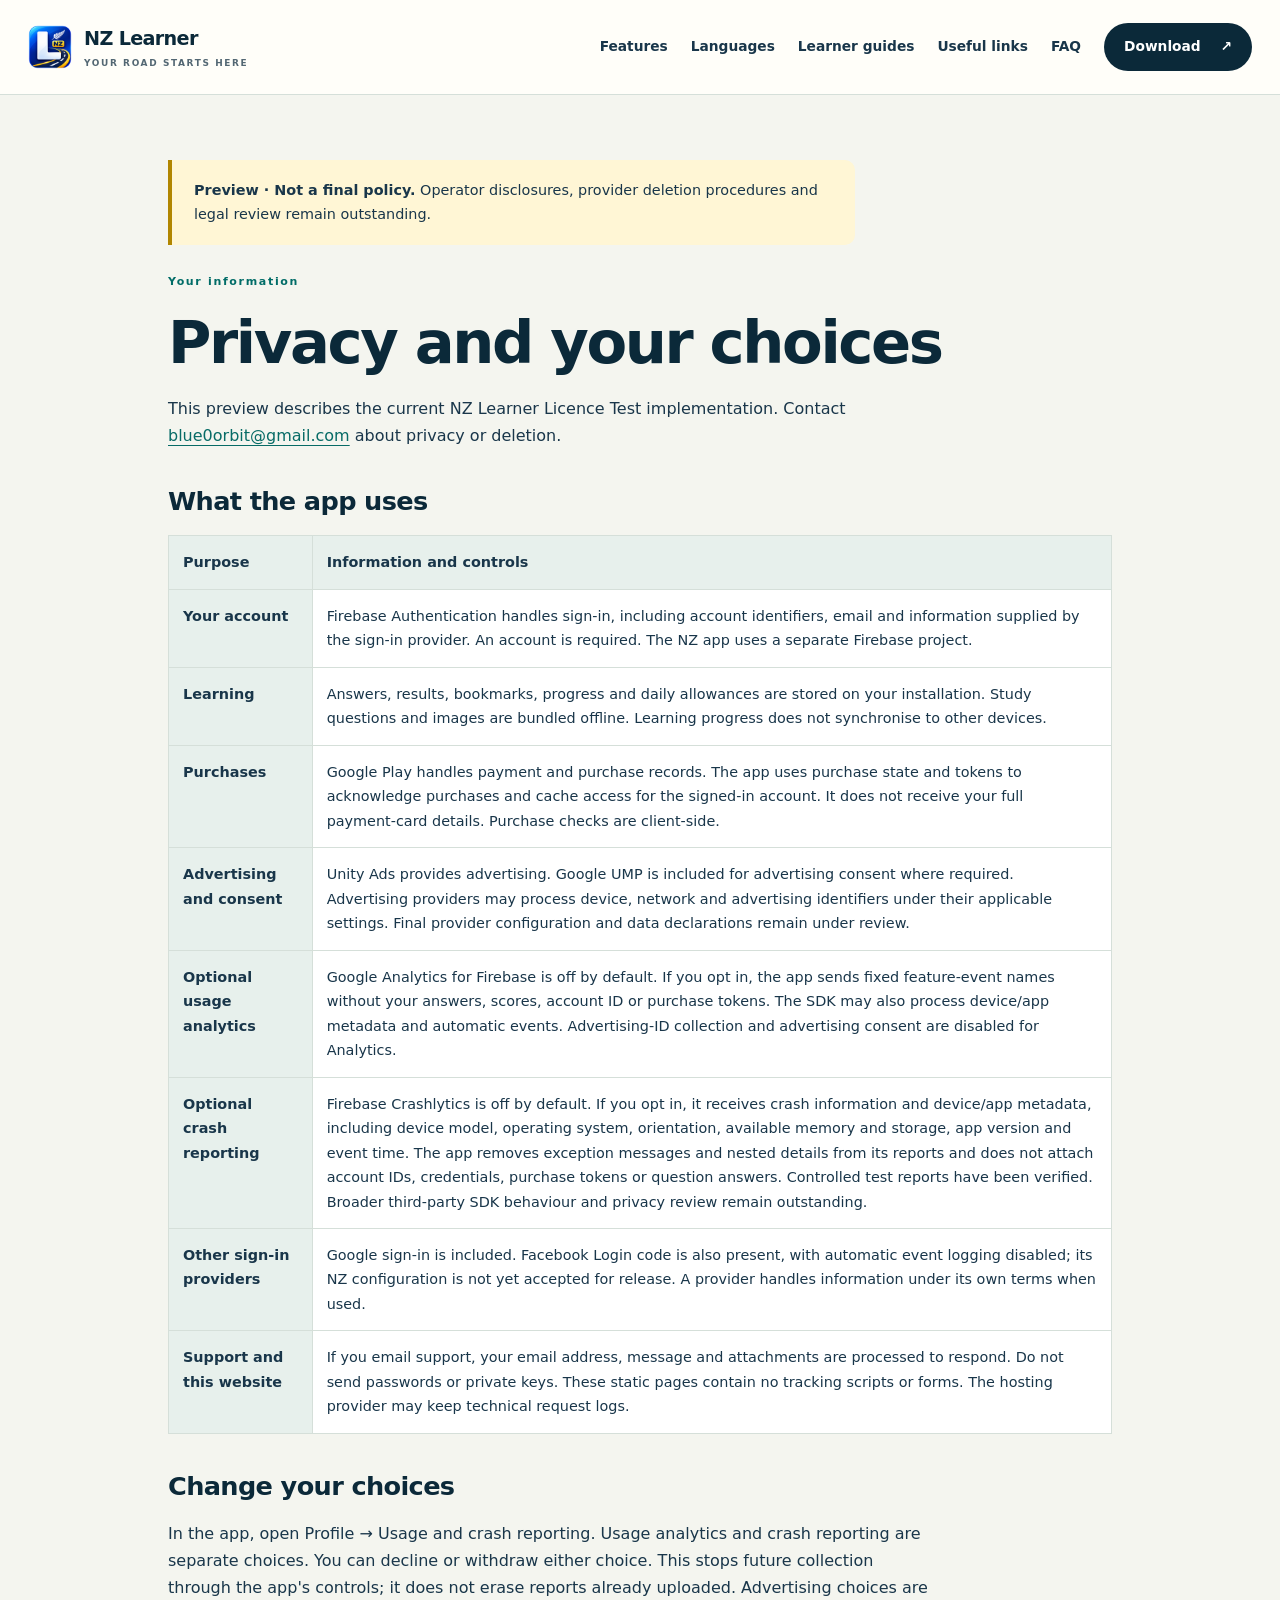
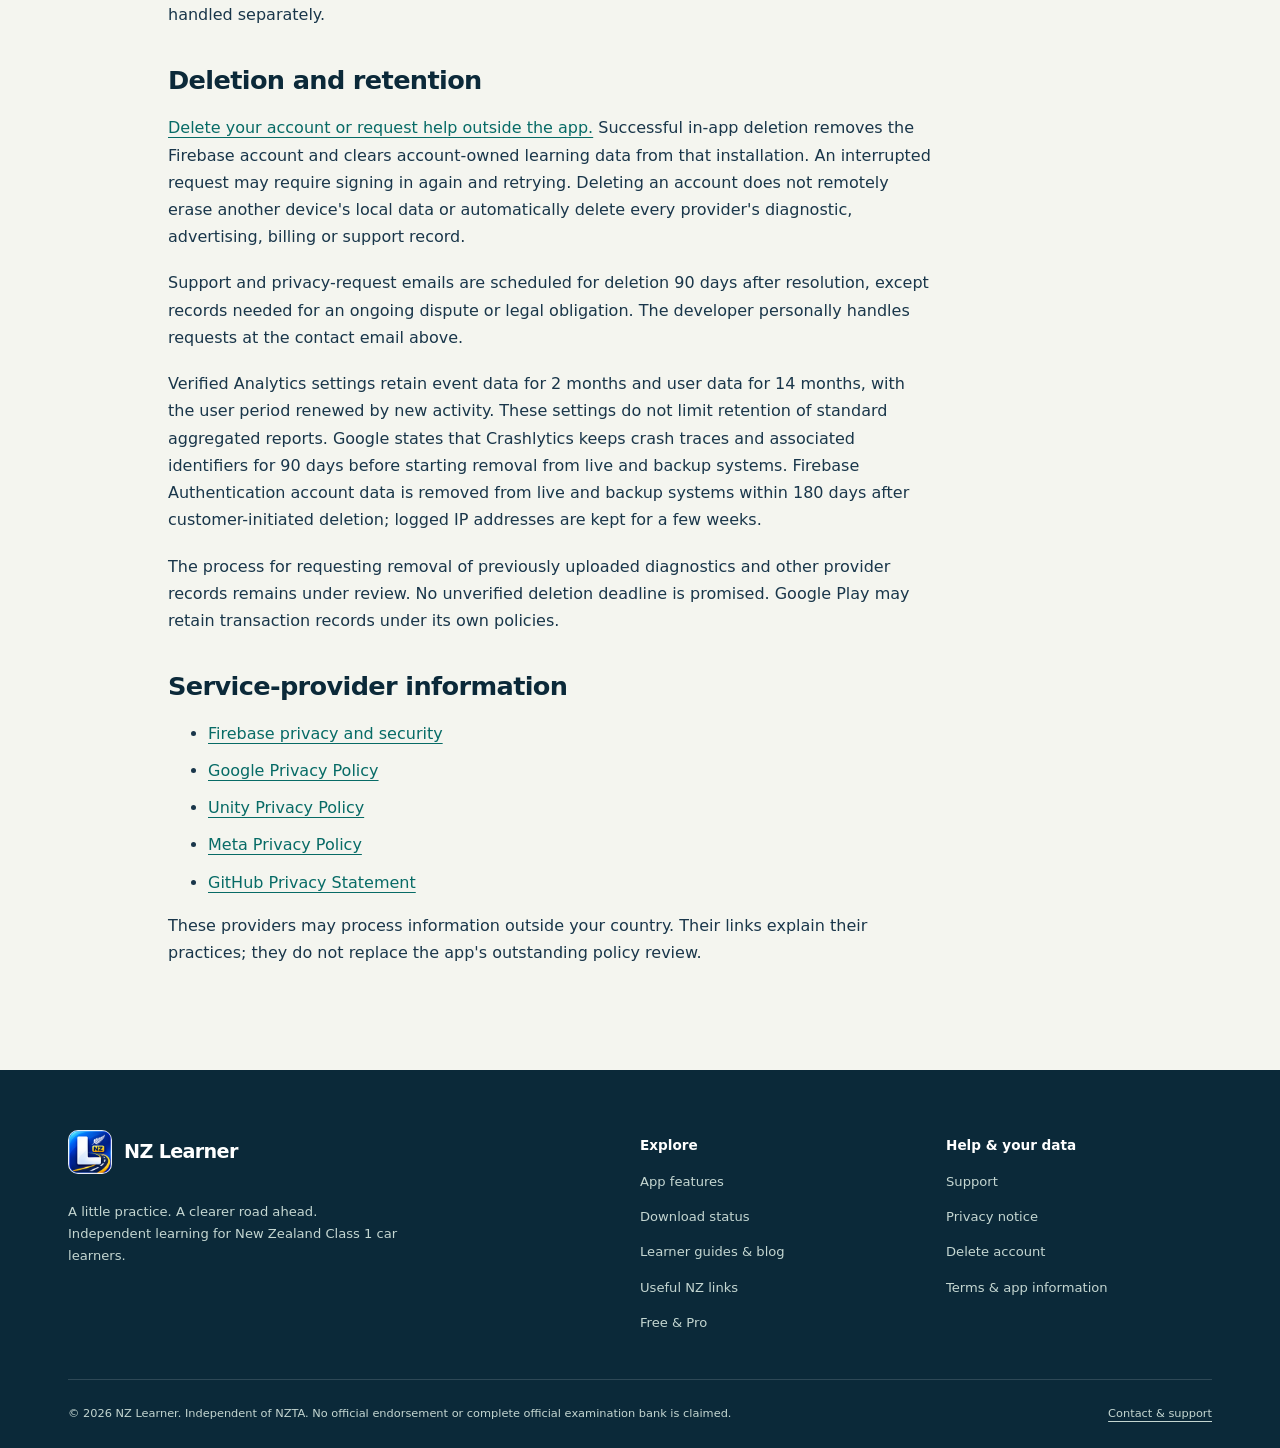
<file: privacy-policy.html>
<!doctype html>
<html lang="en-NZ"><head><meta charset="utf-8"><meta name="viewport" content="width=device-width,initial-scale=1"><title>Privacy Notice — Draft | NZ Learner</title><meta name="description" content="Read the NZ Learner draft privacy notice, including optional analytics, crash reporting, local learning data and privacy contact information."><meta name="robots" content="noindex,follow"><link rel="canonical" href="https://blue0orbit.github.io/nzlearner-legal/privacy-policy.html"><meta name="theme-color" content="#102d46"><meta property="og:type" content="website"><meta property="og:locale" content="en_NZ"><meta property="og:site_name" content="NZ Learner"><meta property="og:title" content="Privacy Notice — Draft | NZ Learner"><meta property="og:description" content="Read the NZ Learner draft privacy notice, including optional analytics, crash reporting, local learning data and privacy contact information."><meta property="og:url" content="https://blue0orbit.github.io/nzlearner-legal/privacy-policy.html"><meta property="og:image" content="https://blue0orbit.github.io/nzlearner-legal/assets/app-icon.png"><meta property="og:image:alt" content="NZ Learner app icon, a white L and silver fern on blue"><meta name="twitter:card" content="summary"><link rel="icon" type="image/png" href="assets/app-icon.png"><link rel="apple-touch-icon" href="assets/app-icon.png"><link rel="stylesheet" href="assets/theme.css?v=20260924b"><script type="application/ld+json">{"@context": "https://schema.org", "@type": "WebPage", "name": "Privacy Notice — Draft | NZ Learner", "url": "https://blue0orbit.github.io/nzlearner-legal/privacy-policy.html", "description": "Read the NZ Learner draft privacy notice, including optional analytics, crash reporting, local learning data and privacy contact information.", "inLanguage": "en-NZ"}</script></head>
<body class="page-privacy-policy"><a class="skip" href="#main">Skip to content</a><header class="site-header"><div class="nav-wrap"><a class="brand" href="index.html"><img src="assets/app-icon.png" width="40" height="40" alt=""><span>NZ Learner<small>YOUR ROAD STARTS HERE</small></span></a><nav aria-label="Main navigation"><a href="index.html#features">Features</a><a href="index.html#languages">Languages</a><a href="blog.html">Learner guides</a><a href="useful-links.html">Useful links</a><a href="index.html#faq">FAQ</a><a class="nav-contact" href="download.html">Download <span aria-hidden="true">↗</span></a></nav></div></header><main id="main" class="document"><p class="notice"><strong>Preview · Not a final policy.</strong> Operator disclosures, provider deletion procedures and legal review remain outstanding.</p><p class="eyebrow">Your information</p><h1>Privacy and your choices</h1><p>This preview describes the current NZ Learner Licence Test implementation. Contact <a href="mailto:blue0orbit@gmail.com">blue0orbit@gmail.com</a> about privacy or deletion.</p>
<h2>What the app uses</h2><div class="table-wrap"><table><thead><tr><th scope="col">Purpose</th><th scope="col">Information and controls</th></tr></thead><tbody>
<tr><th scope="row">Your account</th><td>Firebase Authentication handles sign-in, including account identifiers, email and information supplied by the sign-in provider. An account is required. The NZ app uses a separate Firebase project.</td></tr>
<tr><th scope="row">Learning</th><td>Answers, results, bookmarks, progress and daily allowances are stored on your installation. Study questions and images are bundled offline. Learning progress does not synchronise to other devices.</td></tr>
<tr><th scope="row">Purchases</th><td>Google Play handles payment and purchase records. The app uses purchase state and tokens to acknowledge purchases and cache access for the signed-in account. It does not receive your full payment-card details. Purchase checks are client-side.</td></tr>
<tr><th scope="row">Advertising and consent</th><td>Unity Ads provides advertising. Google UMP is included for advertising consent where required. Advertising providers may process device, network and advertising identifiers under their applicable settings. Final provider configuration and data declarations remain under review.</td></tr>
<tr><th scope="row">Optional usage analytics</th><td>Google Analytics for Firebase is off by default. If you opt in, the app sends fixed feature-event names without your answers, scores, account ID or purchase tokens. The SDK may also process device/app metadata and automatic events. Advertising-ID collection and advertising consent are disabled for Analytics.</td></tr>
<tr><th scope="row">Optional crash reporting</th><td>Firebase Crashlytics is off by default. If you opt in, it receives crash information and device/app metadata, including device model, operating system, orientation, available memory and storage, app version and event time. The app removes exception messages and nested details from its reports and does not attach account IDs, credentials, purchase tokens or question answers. Controlled test reports have been verified. Broader third-party SDK behaviour and privacy review remain outstanding.</td></tr>
<tr><th scope="row">Other sign-in providers</th><td>Google sign-in is included. Facebook Login code is also present, with automatic event logging disabled; its NZ configuration is not yet accepted for release. A provider handles information under its own terms when used.</td></tr>
<tr><th scope="row">Support and this website</th><td>If you email support, your email address, message and attachments are processed to respond. Do not send passwords or private keys. These static pages contain no tracking scripts or forms. The hosting provider may keep technical request logs.</td></tr>
</tbody></table></div><h2>Change your choices</h2><p>In the app, open Profile → Usage and crash reporting. Usage analytics and crash reporting are separate choices. You can decline or withdraw either choice. This stops future collection through the app's controls; it does not erase reports already uploaded. Advertising choices are handled separately.</p><h2>Deletion and retention</h2><p><a href="data-deletion.html">Delete your account or request help outside the app.</a> Successful in-app deletion removes the Firebase account and clears account-owned learning data from that installation. An interrupted request may require signing in again and retrying. Deleting an account does not remotely erase another device's local data or automatically delete every provider's diagnostic, advertising, billing or support record.</p><p>Support and privacy-request emails are scheduled for deletion 90 days after resolution, except records needed for an ongoing dispute or legal obligation. The developer personally handles requests at the contact email above.</p><p>Verified Analytics settings retain event data for 2 months and user data for 14 months, with the user period renewed by new activity. These settings do not limit retention of standard aggregated reports. Google states that Crashlytics keeps crash traces and associated identifiers for 90 days before starting removal from live and backup systems. Firebase Authentication account data is removed from live and backup systems within 180 days after customer-initiated deletion; logged IP addresses are kept for a few weeks.</p><p>The process for requesting removal of previously uploaded diagnostics and other provider records remains under review. No unverified deletion deadline is promised. Google Play may retain transaction records under its own policies.</p><h2>Service-provider information</h2><ul><li><a href="https://firebase.google.com/support/privacy">Firebase privacy and security</a></li><li><a href="https://policies.google.com/privacy">Google Privacy Policy</a></li><li><a href="https://unity.com/legal/privacy-policy">Unity Privacy Policy</a></li><li><a href="https://www.facebook.com/privacy/policy/">Meta Privacy Policy</a></li><li><a href="https://docs.github.com/en/site-policy/privacy-policies/github-general-privacy-statement">GitHub Privacy Statement</a></li></ul><p>These providers may process information outside your country. Their links explain their practices; they do not replace the app's outstanding policy review.</p></main><footer class="site-footer"><div class="footer-grid"><div><a class="brand" href="index.html"><img src="assets/app-icon.png" width="40" height="40" alt=""><span>NZ Learner</span></a><p>A little practice. A clearer road ahead.<br>Independent learning for New Zealand Class 1 car learners.</p></div><div><h2>Explore</h2><a href="index.html#features">App features</a><a href="download.html">Download status</a><a href="blog.html">Learner guides &amp; blog</a><a href="useful-links.html">Useful NZ links</a><a href="index.html#pricing">Free &amp; Pro</a></div><div><h2>Help &amp; your data</h2><a href="support.html">Support</a><a href="privacy-policy.html">Privacy notice</a><a href="data-deletion.html">Delete account</a><a href="terms-of-service.html">Terms &amp; app information</a></div></div><div class="footer-bottom"><p>© 2026 NZ Learner. Independent of NZTA. No official endorsement or complete official examination bank is claimed.</p><a href="support.html">Contact &amp; support</a></div></footer></body></html>
</file>
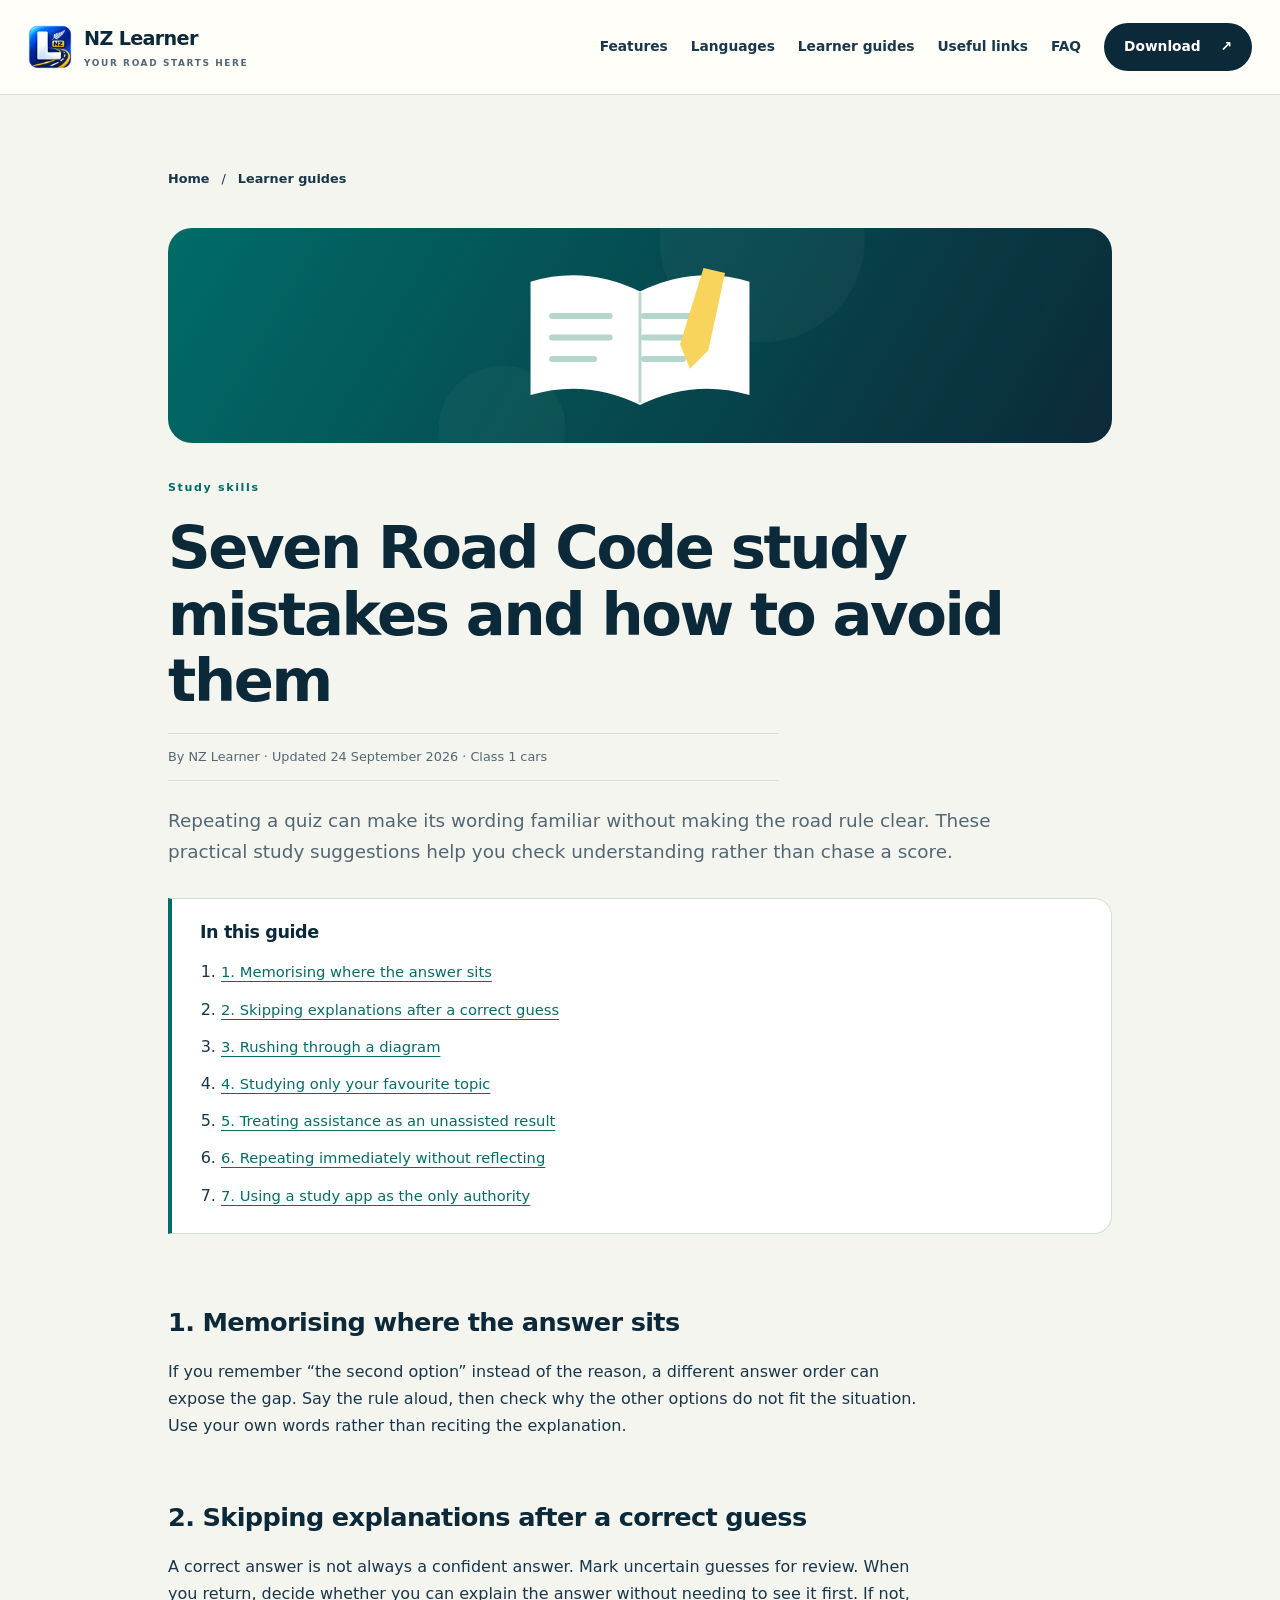
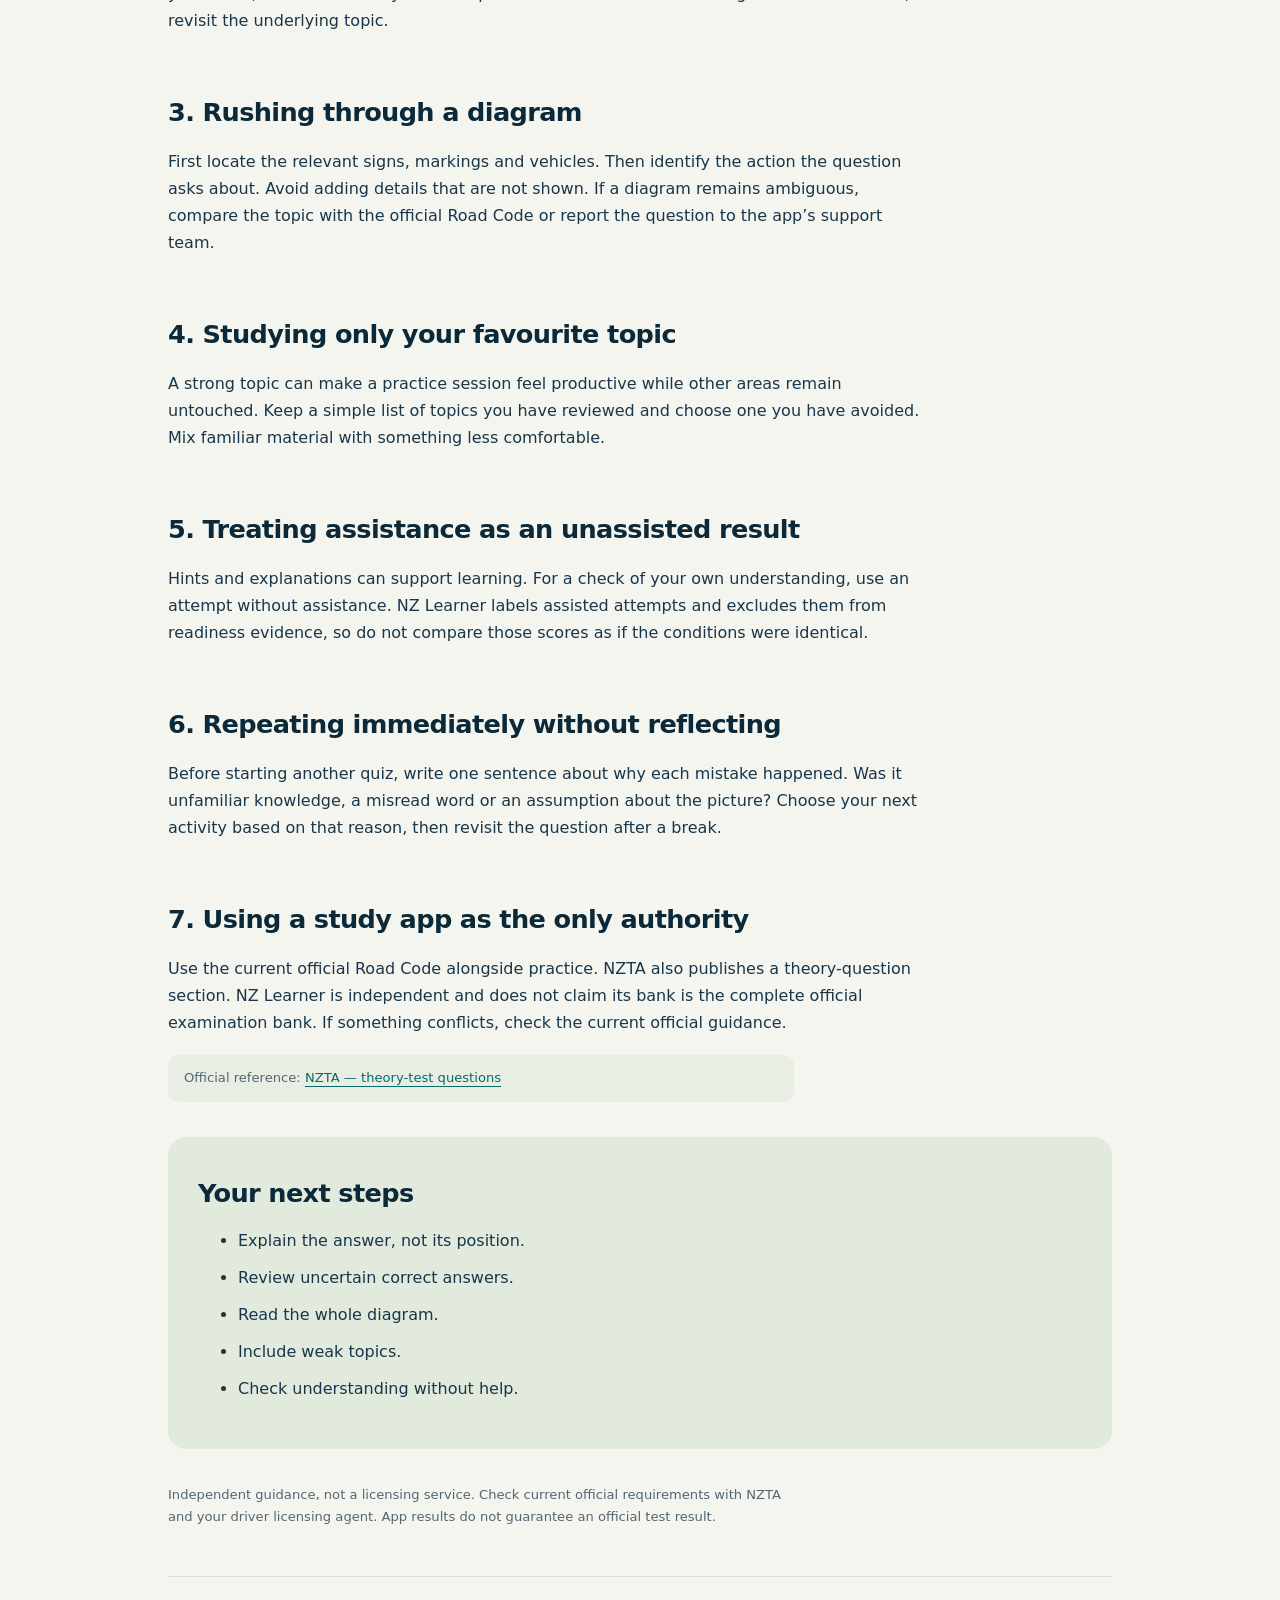
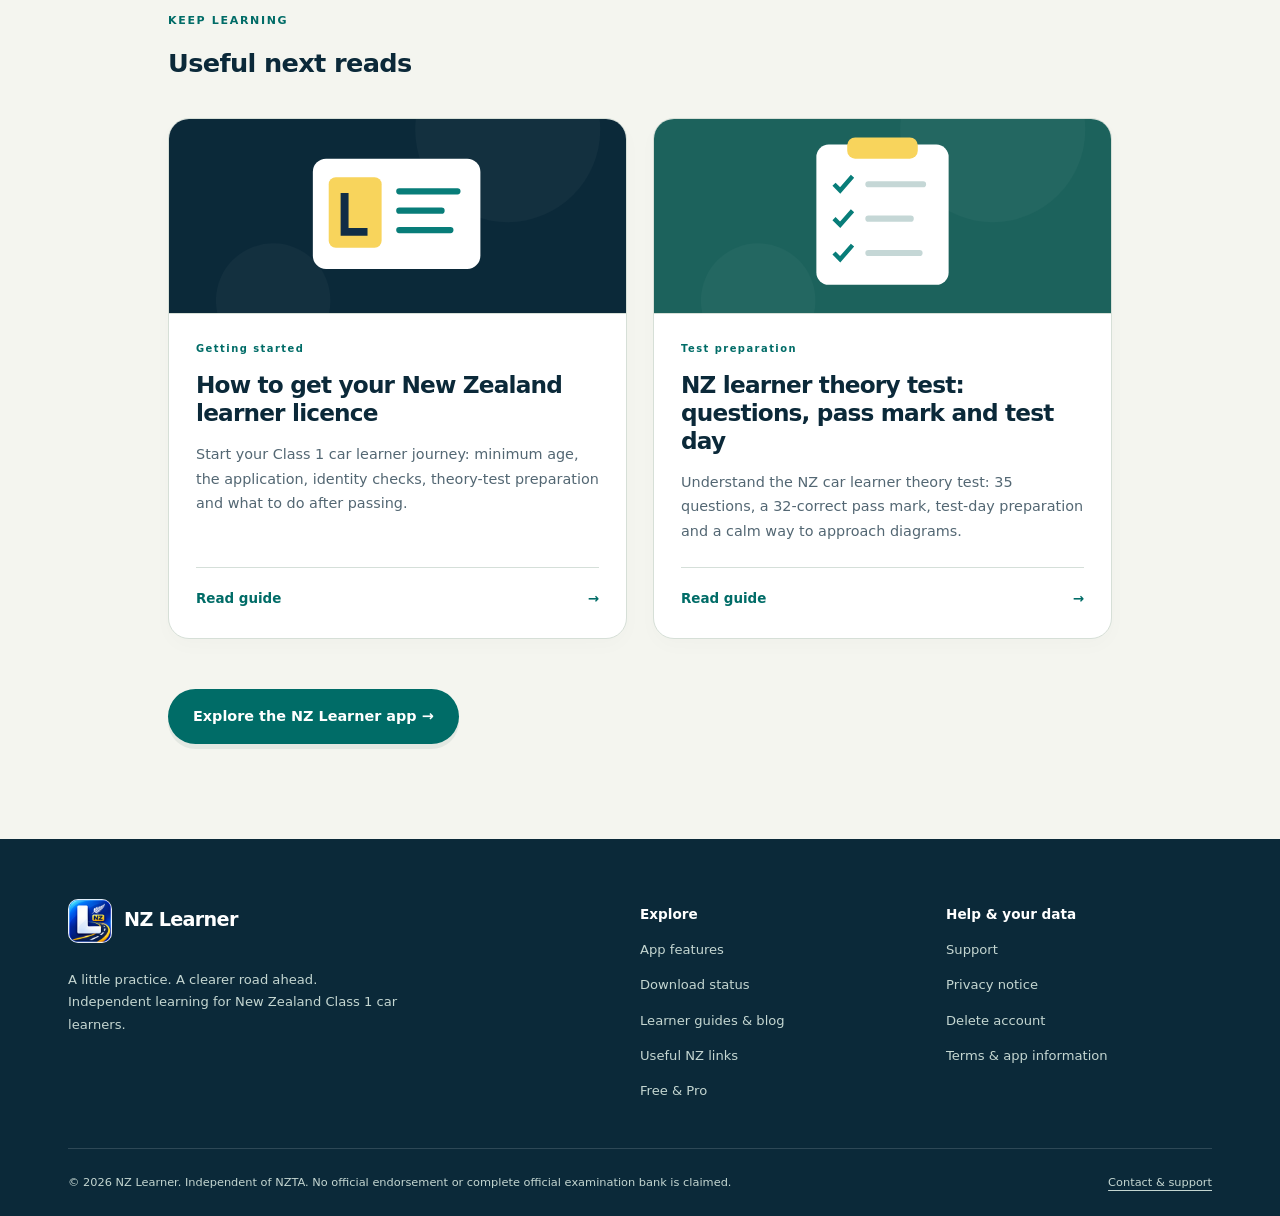
<file: road-code-study-mistakes.html>
<!doctype html>
<html lang="en-NZ"><head><meta charset="utf-8"><meta name="viewport" content="width=device-width,initial-scale=1"><title>Seven Road Code study mistakes and how to avoid them | NZ Learner</title><meta name="description" content="Improve your NZ learner theory practice by reviewing correct guesses, reading diagrams carefully and separating learning from unassisted mock exams."><meta name="robots" content="index,follow"><link rel="canonical" href="https://blue0orbit.github.io/nzlearner-legal/road-code-study-mistakes.html"><meta name="theme-color" content="#102d46"><meta property="og:type" content="website"><meta property="og:locale" content="en_NZ"><meta property="og:site_name" content="NZ Learner"><meta property="og:title" content="Seven Road Code study mistakes and how to avoid them | NZ Learner"><meta property="og:description" content="Improve your NZ learner theory practice by reviewing correct guesses, reading diagrams carefully and separating learning from unassisted mock exams."><meta property="og:url" content="https://blue0orbit.github.io/nzlearner-legal/road-code-study-mistakes.html"><meta property="og:image" content="https://blue0orbit.github.io/nzlearner-legal/assets/app-icon.png"><meta property="og:image:alt" content="NZ Learner app icon, a white L and silver fern on blue"><meta name="twitter:card" content="summary"><link rel="icon" type="image/png" href="assets/app-icon.png"><link rel="apple-touch-icon" href="assets/app-icon.png"><link rel="stylesheet" href="assets/theme.css?v=20260924b"><script type="application/ld+json">{"@context": "https://schema.org", "@graph": [{"@type": "BlogPosting", "headline": "Seven Road Code study mistakes and how to avoid them", "description": "Improve your NZ learner theory practice by reviewing correct guesses, reading diagrams carefully and separating learning from unassisted mock exams.", "mainEntityOfPage": "https://blue0orbit.github.io/nzlearner-legal/road-code-study-mistakes.html", "datePublished": "2026-09-24", "dateModified": "2026-09-24", "author": {"@type": "Organization", "name": "NZ Learner", "url": "https://blue0orbit.github.io/nzlearner-legal/"}, "publisher": {"@type": "Organization", "name": "NZ Learner", "url": "https://blue0orbit.github.io/nzlearner-legal/"}, "inLanguage": "en-NZ", "articleSection": "Study skills"}, {"@type": "BreadcrumbList", "itemListElement": [{"@type": "ListItem", "position": 1, "name": "Home", "item": "https://blue0orbit.github.io/nzlearner-legal/"}, {"@type": "ListItem", "position": 2, "name": "Learner guides", "item": "https://blue0orbit.github.io/nzlearner-legal/blog.html"}, {"@type": "ListItem", "position": 3, "name": "Seven Road Code study mistakes and how to avoid them", "item": "https://blue0orbit.github.io/nzlearner-legal/road-code-study-mistakes.html"}]}]}</script></head>
<body class="page-road-code-study-mistakes"><a class="skip" href="#main">Skip to content</a><header class="site-header"><div class="nav-wrap"><a class="brand" href="index.html"><img src="assets/app-icon.png" width="40" height="40" alt=""><span>NZ Learner<small>YOUR ROAD STARTS HERE</small></span></a><nav aria-label="Main navigation"><a href="index.html#features">Features</a><a href="index.html#languages">Languages</a><a href="blog.html">Learner guides</a><a href="useful-links.html">Useful links</a><a href="index.html#faq">FAQ</a><a class="nav-contact" href="download.html">Download <span aria-hidden="true">↗</span></a></nav></div></header><main id="main" class="document"><nav class="breadcrumbs" aria-label="Breadcrumb"><a href="index.html">Home</a><span aria-hidden="true">/</span><a href="blog.html">Learner guides</a></nav><article><div class="article-cover"><svg class="editorial-art" viewBox="0 0 340 220" fill="none" aria-hidden="true"><circle cx="295" cy="12" r="105" fill="#ffffff08"/><circle cx="29" cy="206" r="65" fill="#ffffff08"/><path d="M58 55q56-17 112 10v116q-56-27-112-10Zm112 10q56-27 112-10v116q-56-17-112 10Z" fill="#fff"/><path d="M170 66v113" stroke="#b6d5cd" stroke-width="3"/><path d="M80 90h59m-59 22h59m-59 22h43m51-44h58m-58 22h58m-58 22h40" stroke="#b6d5cd" stroke-width="6" stroke-linecap="round"/><path d="m235 41 22 5-17 79-19 19-10-25Z" fill="#f8d45c"/></svg></div><p class="eyebrow">Study skills</p><h1>Seven Road Code study mistakes and how to avoid them</h1><p class="article-meta">By NZ Learner · Updated <time datetime="2026-09-24">24 September 2026</time> · Class 1 cars</p><p class="lede">Repeating a quiz can make its wording familiar without making the road rule clear. These practical study suggestions help you check understanding rather than chase a score.</p><div class="article-toc"><h2>In this guide</h2><ol><li><a href="#part-1">1. Memorising where the answer sits</a></li><li><a href="#part-2">2. Skipping explanations after a correct guess</a></li><li><a href="#part-3">3. Rushing through a diagram</a></li><li><a href="#part-4">4. Studying only your favourite topic</a></li><li><a href="#part-5">5. Treating assistance as an unassisted result</a></li><li><a href="#part-6">6. Repeating immediately without reflecting</a></li><li><a href="#part-7">7. Using a study app as the only authority</a></li></ol></div><section id="part-1"><h2>1. Memorising where the answer sits</h2><p>If you remember “the second option” instead of the reason, a different answer order can expose the gap. Say the rule aloud, then check why the other options do not fit the situation. Use your own words rather than reciting the explanation.</p></section><section id="part-2"><h2>2. Skipping explanations after a correct guess</h2><p>A correct answer is not always a confident answer. Mark uncertain guesses for review. When you return, decide whether you can explain the answer without needing to see it first. If not, revisit the underlying topic.</p></section><section id="part-3"><h2>3. Rushing through a diagram</h2><p>First locate the relevant signs, markings and vehicles. Then identify the action the question asks about. Avoid adding details that are not shown. If a diagram remains ambiguous, compare the topic with the official Road Code or report the question to the app’s support team.</p></section><section id="part-4"><h2>4. Studying only your favourite topic</h2><p>A strong topic can make a practice session feel productive while other areas remain untouched. Keep a simple list of topics you have reviewed and choose one you have avoided. Mix familiar material with something less comfortable.</p></section><section id="part-5"><h2>5. Treating assistance as an unassisted result</h2><p>Hints and explanations can support learning. For a check of your own understanding, use an attempt without assistance. NZ Learner labels assisted attempts and excludes them from readiness evidence, so do not compare those scores as if the conditions were identical.</p></section><section id="part-6"><h2>6. Repeating immediately without reflecting</h2><p>Before starting another quiz, write one sentence about why each mistake happened. Was it unfamiliar knowledge, a misread word or an assumption about the picture? Choose your next activity based on that reason, then revisit the question after a break.</p></section><section id="part-7"><h2>7. Using a study app as the only authority</h2><p>Use the current official Road Code alongside practice. NZTA also publishes a theory-question section. NZ Learner is independent and does not claim its bank is the complete official examination bank. If something conflicts, check the current official guidance.</p><p class="source-link">Official reference: <a href="https://www.nzta.govt.nz/driving-skills/learn-to-drive/roadcode/theory-test-questions">NZTA — theory-test questions</a></p></section><aside class="article-checklist"><h2>Your next steps</h2><ul><li>Explain the answer, not its position.</li><li>Review uncertain correct answers.</li><li>Read the whole diagram.</li><li>Include weak topics.</li><li>Check understanding without help.</li></ul></aside><p class="muted">Independent guidance, not a licensing service. Check current official requirements with NZTA and your driver licensing agent. App results do not guarantee an official test result.</p></article><section class="related"><p class="eyebrow">KEEP LEARNING</p><h2>Useful next reads</h2><div class="guide-grid"><article class="guide-card"><div class="card-art"><svg class="editorial-art" viewBox="0 0 340 220" fill="none" aria-hidden="true"><circle cx="295" cy="12" r="105" fill="#ffffff08"/><circle cx="29" cy="206" r="65" fill="#ffffff08"/><rect x="74" y="45" width="190" height="125" rx="15" fill="#fff"/><rect x="92" y="66" width="60" height="80" rx="8" fill="#f8d45c"/><path d="M110 84v44h26" fill="none" stroke="#102d46" stroke-width="9"/><path d="M172 82h66m-66 22h48m-48 22h58" stroke="#087d79" stroke-width="7" stroke-linecap="round"/></svg></div><div class="card-copy"><p class="eyebrow">Getting started</p><h3><a href="how-to-get-nz-learner-licence.html">How to get your New Zealand learner licence</a></h3><p>Start your Class 1 car learner journey: minimum age, the application, identity checks, theory-test preparation and what to do after passing.</p><span class="read-link">Read guide <span aria-hidden="true">→</span></span></div></article><article class="guide-card"><div class="card-art"><svg class="editorial-art" viewBox="0 0 340 220" fill="none" aria-hidden="true"><circle cx="295" cy="12" r="105" fill="#ffffff08"/><circle cx="29" cy="206" r="65" fill="#ffffff08"/><rect x="95" y="29" width="150" height="159" rx="14" fill="#fff"/><rect x="130" y="21" width="80" height="24" rx="9" fill="#f8d45c"/><path d="m115 74 7 7 14-16m-21 48 7 7 14-16m-21 48 7 7 14-16" stroke="#087d79" stroke-width="5" fill="none"/><path d="M154 74h62m-62 39h48m-48 39h58" stroke="#c5d7d6" stroke-width="7" stroke-linecap="round"/></svg></div><div class="card-copy"><p class="eyebrow">Test preparation</p><h3><a href="nz-learner-theory-test-day.html">NZ learner theory test: questions, pass mark and test day</a></h3><p>Understand the NZ car learner theory test: 35 questions, a 32-correct pass mark, test-day preparation and a calm way to approach diagrams.</p><span class="read-link">Read guide <span aria-hidden="true">→</span></span></div></article></div></section><a class="button" href="download.html">Explore the NZ Learner app →</a></main><footer class="site-footer"><div class="footer-grid"><div><a class="brand" href="index.html"><img src="assets/app-icon.png" width="40" height="40" alt=""><span>NZ Learner</span></a><p>A little practice. A clearer road ahead.<br>Independent learning for New Zealand Class 1 car learners.</p></div><div><h2>Explore</h2><a href="index.html#features">App features</a><a href="download.html">Download status</a><a href="blog.html">Learner guides &amp; blog</a><a href="useful-links.html">Useful NZ links</a><a href="index.html#pricing">Free &amp; Pro</a></div><div><h2>Help &amp; your data</h2><a href="support.html">Support</a><a href="privacy-policy.html">Privacy notice</a><a href="data-deletion.html">Delete account</a><a href="terms-of-service.html">Terms &amp; app information</a></div></div><div class="footer-bottom"><p>© 2026 NZ Learner. Independent of NZTA. No official endorsement or complete official examination bank is claimed.</p><a href="support.html">Contact &amp; support</a></div></footer></body></html>
</file>
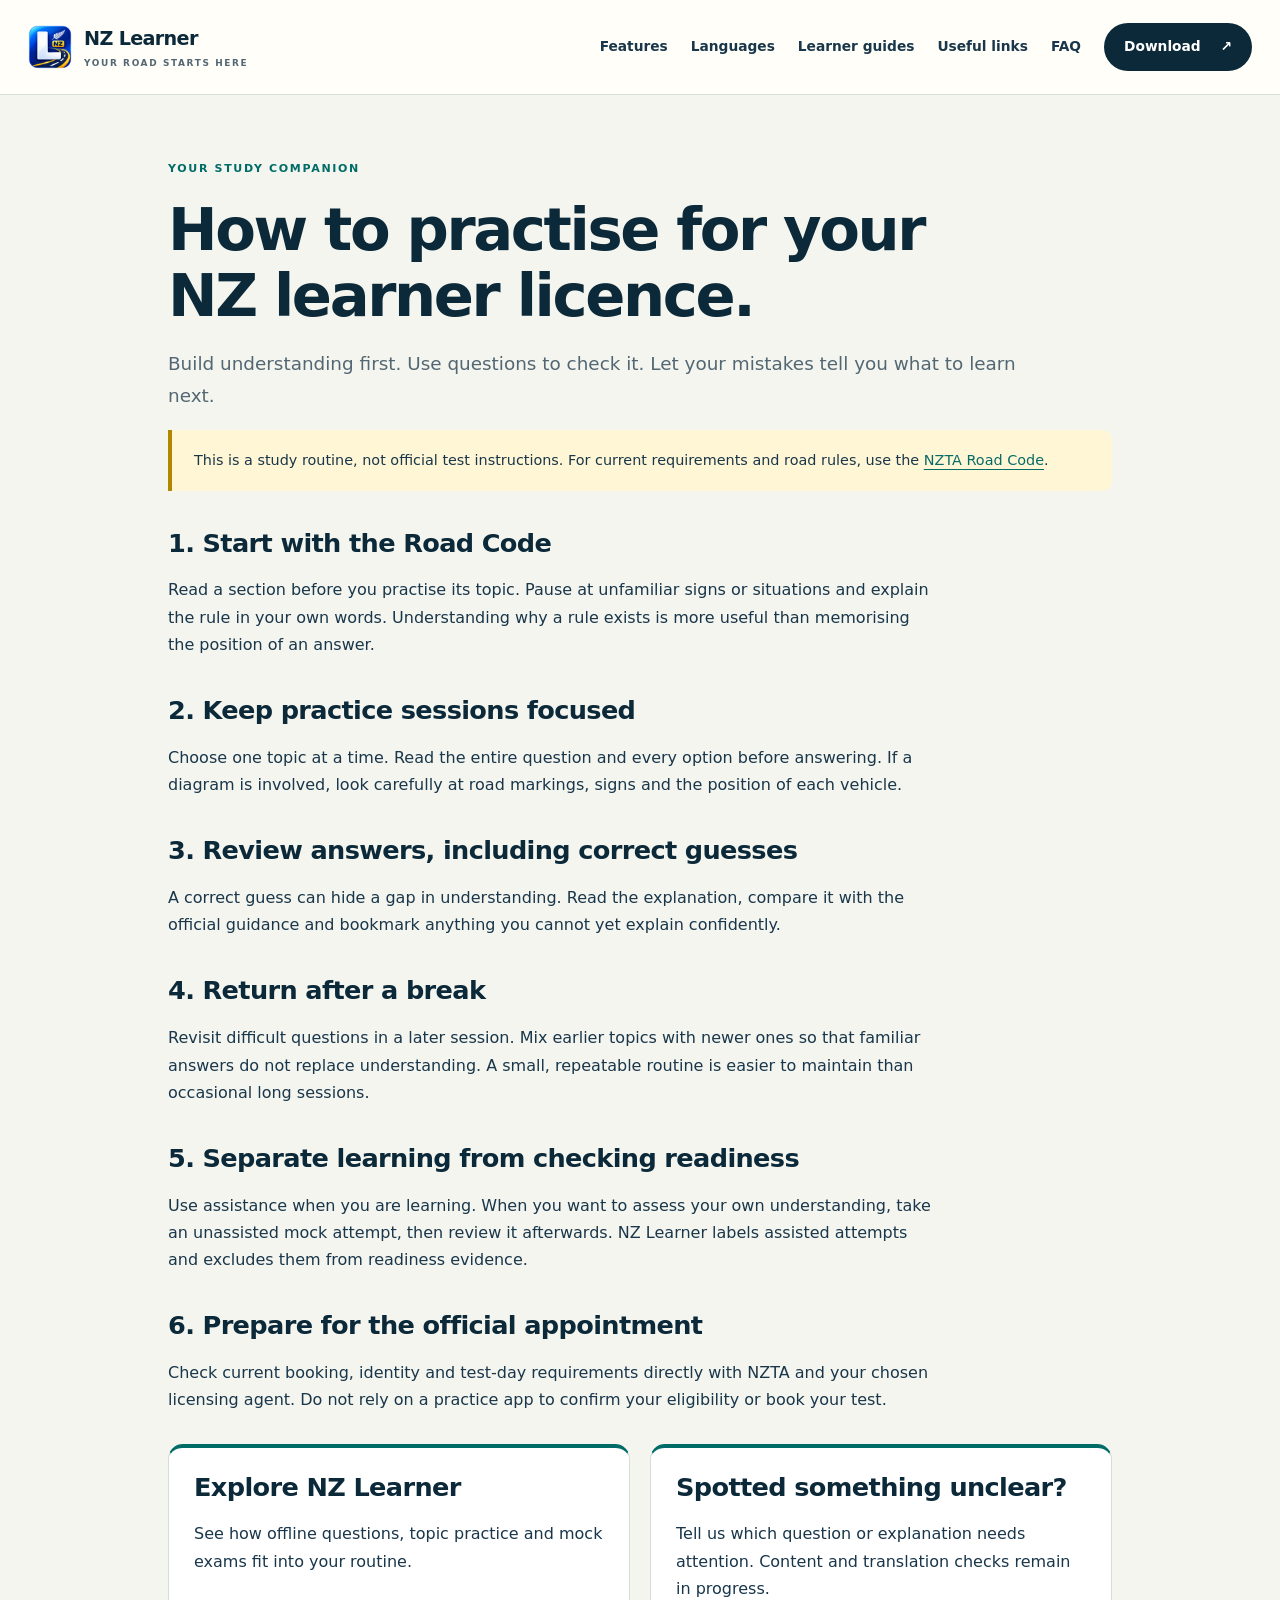
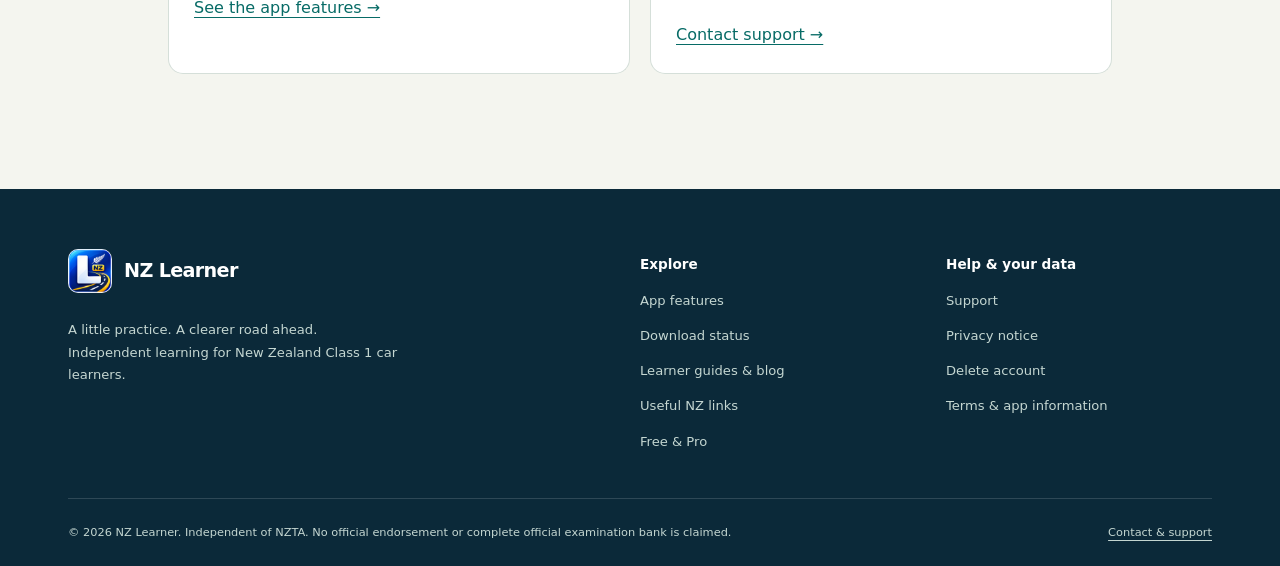
<file: study-guide.html>
<!doctype html>
<html lang="en-NZ"><head><meta charset="utf-8"><meta name="viewport" content="width=device-width,initial-scale=1"><title>NZ Learner Licence Study Guide | Practice & Review</title><meta name="description" content="Build a useful NZ learner licence study routine: read the Road Code, practise by topic, review mistakes and try unassisted mock exams."><meta name="robots" content="index,follow"><link rel="canonical" href="https://blue0orbit.github.io/nzlearner-legal/study-guide.html"><meta name="theme-color" content="#102d46"><meta property="og:type" content="website"><meta property="og:locale" content="en_NZ"><meta property="og:site_name" content="NZ Learner"><meta property="og:title" content="NZ Learner Licence Study Guide | Practice & Review"><meta property="og:description" content="Build a useful NZ learner licence study routine: read the Road Code, practise by topic, review mistakes and try unassisted mock exams."><meta property="og:url" content="https://blue0orbit.github.io/nzlearner-legal/study-guide.html"><meta property="og:image" content="https://blue0orbit.github.io/nzlearner-legal/assets/app-icon.png"><meta property="og:image:alt" content="NZ Learner app icon, a white L and silver fern on blue"><meta name="twitter:card" content="summary"><link rel="icon" type="image/png" href="assets/app-icon.png"><link rel="apple-touch-icon" href="assets/app-icon.png"><link rel="stylesheet" href="assets/theme.css?v=20260924b"><script type="application/ld+json">{"@context": "https://schema.org", "@type": "WebPage", "name": "NZ Learner Licence Study Guide | Practice & Review", "url": "https://blue0orbit.github.io/nzlearner-legal/study-guide.html", "description": "Build a useful NZ learner licence study routine: read the Road Code, practise by topic, review mistakes and try unassisted mock exams.", "inLanguage": "en-NZ"}</script></head>
<body class="page-study-guide"><a class="skip" href="#main">Skip to content</a><header class="site-header"><div class="nav-wrap"><a class="brand" href="index.html"><img src="assets/app-icon.png" width="40" height="40" alt=""><span>NZ Learner<small>YOUR ROAD STARTS HERE</small></span></a><nav aria-label="Main navigation"><a href="index.html#features">Features</a><a href="index.html#languages">Languages</a><a href="blog.html">Learner guides</a><a href="useful-links.html">Useful links</a><a href="index.html#faq">FAQ</a><a class="nav-contact" href="download.html">Download <span aria-hidden="true">↗</span></a></nav></div></header><main id="main" class="document"><p class="eyebrow">YOUR STUDY COMPANION</p><h1>How to practise for your NZ learner licence.</h1><p class="lede">Build understanding first. Use questions to check it. Let your mistakes tell you what to learn next.</p><div class="notice">This is a study routine, not official test instructions. For current requirements and road rules, use the <a href="https://www.nzta.govt.nz/roadcode/">NZTA Road Code</a>.</div><h2>1. Start with the Road Code</h2><p>Read a section before you practise its topic. Pause at unfamiliar signs or situations and explain the rule in your own words. Understanding why a rule exists is more useful than memorising the position of an answer.</p><h2>2. Keep practice sessions focused</h2><p>Choose one topic at a time. Read the entire question and every option before answering. If a diagram is involved, look carefully at road markings, signs and the position of each vehicle.</p><h2>3. Review answers, including correct guesses</h2><p>A correct guess can hide a gap in understanding. Read the explanation, compare it with the official guidance and bookmark anything you cannot yet explain confidently.</p><h2>4. Return after a break</h2><p>Revisit difficult questions in a later session. Mix earlier topics with newer ones so that familiar answers do not replace understanding. A small, repeatable routine is easier to maintain than occasional long sessions.</p><h2>5. Separate learning from checking readiness</h2><p>Use assistance when you are learning. When you want to assess your own understanding, take an unassisted mock attempt, then review it afterwards. NZ Learner labels assisted attempts and excludes them from readiness evidence.</p><h2>6. Prepare for the official appointment</h2><p>Check current booking, identity and test-day requirements directly with NZTA and your chosen licensing agent. Do not rely on a practice app to confirm your eligibility or book your test.</p><div class="cards"><section class="card"><h2>Explore NZ Learner</h2><p>See how offline questions, topic practice and mock exams fit into your routine.</p><a href="index.html#features">See the app features →</a></section><section class="card"><h2>Spotted something unclear?</h2><p>Tell us which question or explanation needs attention. Content and translation checks remain in progress.</p><a href="support.html">Contact support →</a></section></div></main><footer class="site-footer"><div class="footer-grid"><div><a class="brand" href="index.html"><img src="assets/app-icon.png" width="40" height="40" alt=""><span>NZ Learner</span></a><p>A little practice. A clearer road ahead.<br>Independent learning for New Zealand Class 1 car learners.</p></div><div><h2>Explore</h2><a href="index.html#features">App features</a><a href="download.html">Download status</a><a href="blog.html">Learner guides &amp; blog</a><a href="useful-links.html">Useful NZ links</a><a href="index.html#pricing">Free &amp; Pro</a></div><div><h2>Help &amp; your data</h2><a href="support.html">Support</a><a href="privacy-policy.html">Privacy notice</a><a href="data-deletion.html">Delete account</a><a href="terms-of-service.html">Terms &amp; app information</a></div></div><div class="footer-bottom"><p>© 2026 NZ Learner. Independent of NZTA. No official endorsement or complete official examination bank is claimed.</p><a href="support.html">Contact &amp; support</a></div></footer></body></html>
</file>
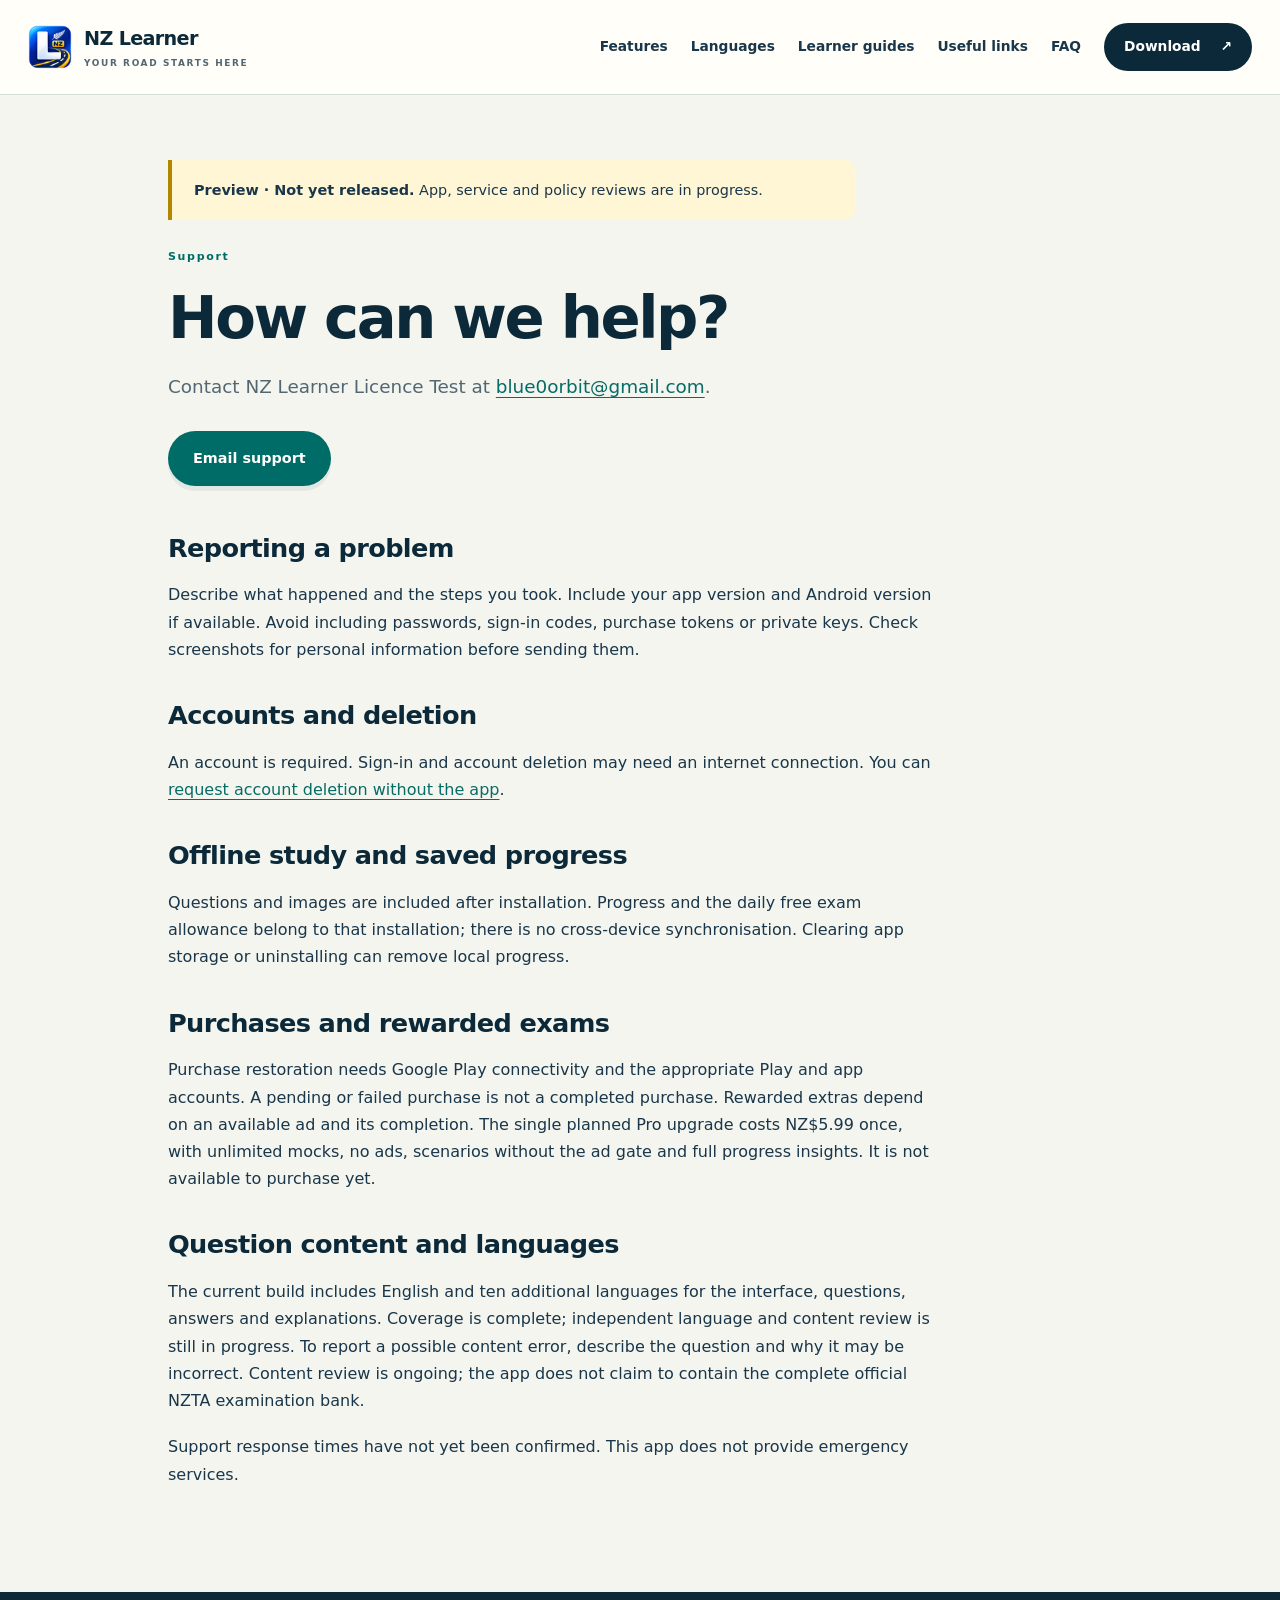
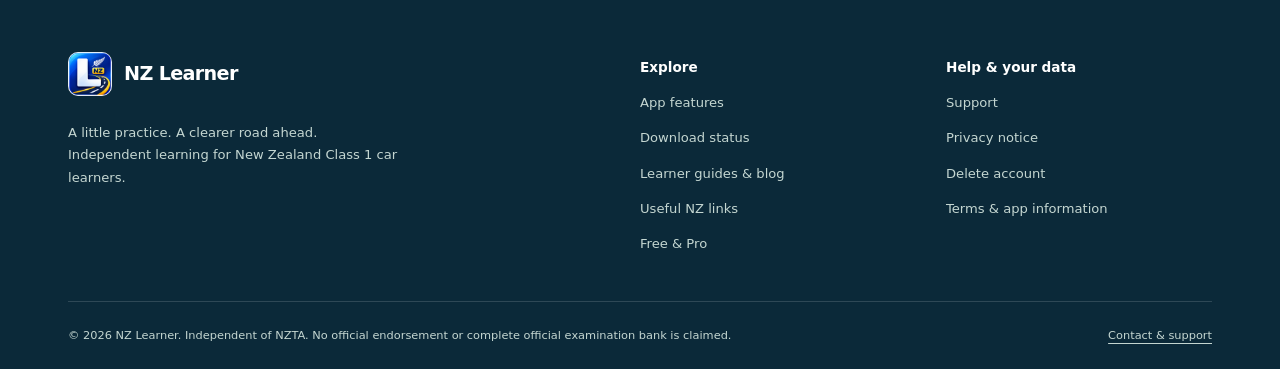
<file: support.html>
<!doctype html>
<html lang="en-NZ"><head><meta charset="utf-8"><meta name="viewport" content="width=device-width,initial-scale=1"><title>Support & Contact | NZ Learner</title><meta name="description" content="Get help with NZ Learner accounts, offline study, translations and planned Pro purchases. Contact the developer or request account deletion."><meta name="robots" content="index,follow"><link rel="canonical" href="https://blue0orbit.github.io/nzlearner-legal/support.html"><meta name="theme-color" content="#102d46"><meta property="og:type" content="website"><meta property="og:locale" content="en_NZ"><meta property="og:site_name" content="NZ Learner"><meta property="og:title" content="Support & Contact | NZ Learner"><meta property="og:description" content="Get help with NZ Learner accounts, offline study, translations and planned Pro purchases. Contact the developer or request account deletion."><meta property="og:url" content="https://blue0orbit.github.io/nzlearner-legal/support.html"><meta property="og:image" content="https://blue0orbit.github.io/nzlearner-legal/assets/app-icon.png"><meta property="og:image:alt" content="NZ Learner app icon, a white L and silver fern on blue"><meta name="twitter:card" content="summary"><link rel="icon" type="image/png" href="assets/app-icon.png"><link rel="apple-touch-icon" href="assets/app-icon.png"><link rel="stylesheet" href="assets/theme.css?v=20260924b"><script type="application/ld+json">{"@context": "https://schema.org", "@type": "WebPage", "name": "Support & Contact | NZ Learner", "url": "https://blue0orbit.github.io/nzlearner-legal/support.html", "description": "Get help with NZ Learner accounts, offline study, translations and planned Pro purchases. Contact the developer or request account deletion.", "inLanguage": "en-NZ"}</script></head>
<body class="page-support"><a class="skip" href="#main">Skip to content</a><header class="site-header"><div class="nav-wrap"><a class="brand" href="index.html"><img src="assets/app-icon.png" width="40" height="40" alt=""><span>NZ Learner<small>YOUR ROAD STARTS HERE</small></span></a><nav aria-label="Main navigation"><a href="index.html#features">Features</a><a href="index.html#languages">Languages</a><a href="blog.html">Learner guides</a><a href="useful-links.html">Useful links</a><a href="index.html#faq">FAQ</a><a class="nav-contact" href="download.html">Download <span aria-hidden="true">↗</span></a></nav></div></header><main id="main" class="document"><p class="notice"><strong>Preview · Not yet released.</strong> App, service and policy reviews are in progress.</p><p class="eyebrow">Support</p><h1>How can we help?</h1><p class="lede">Contact NZ Learner Licence Test at <a href="mailto:blue0orbit@gmail.com">blue0orbit@gmail.com</a>.</p><a class="button" href="mailto:blue0orbit@gmail.com?subject=NZ%20Learner%20Licence%20Test%20support">Email support</a>
<h2>Reporting a problem</h2><p>Describe what happened and the steps you took. Include your app version and Android version if available. Avoid including passwords, sign-in codes, purchase tokens or private keys. Check screenshots for personal information before sending them.</p><h2>Accounts and deletion</h2><p>An account is required. Sign-in and account deletion may need an internet connection. You can <a href="data-deletion.html">request account deletion without the app</a>.</p><h2>Offline study and saved progress</h2><p>Questions and images are included after installation. Progress and the daily free exam allowance belong to that installation; there is no cross-device synchronisation. Clearing app storage or uninstalling can remove local progress.</p><h2>Purchases and rewarded exams</h2><p>Purchase restoration needs Google Play connectivity and the appropriate Play and app accounts. A pending or failed purchase is not a completed purchase. Rewarded extras depend on an available ad and its completion. The single planned Pro upgrade costs NZ$5.99 once, with unlimited mocks, no ads, scenarios without the ad gate and full progress insights. It is not available to purchase yet.</p><h2>Question content and languages</h2><p>The current build includes English and ten additional languages for the interface, questions, answers and explanations. Coverage is complete; independent language and content review is still in progress. To report a possible content error, describe the question and why it may be incorrect. Content review is ongoing; the app does not claim to contain the complete official NZTA examination bank.</p><p>Support response times have not yet been confirmed. This app does not provide emergency services.</p></main><footer class="site-footer"><div class="footer-grid"><div><a class="brand" href="index.html"><img src="assets/app-icon.png" width="40" height="40" alt=""><span>NZ Learner</span></a><p>A little practice. A clearer road ahead.<br>Independent learning for New Zealand Class 1 car learners.</p></div><div><h2>Explore</h2><a href="index.html#features">App features</a><a href="download.html">Download status</a><a href="blog.html">Learner guides &amp; blog</a><a href="useful-links.html">Useful NZ links</a><a href="index.html#pricing">Free &amp; Pro</a></div><div><h2>Help &amp; your data</h2><a href="support.html">Support</a><a href="privacy-policy.html">Privacy notice</a><a href="data-deletion.html">Delete account</a><a href="terms-of-service.html">Terms &amp; app information</a></div></div><div class="footer-bottom"><p>© 2026 NZ Learner. Independent of NZTA. No official endorsement or complete official examination bank is claimed.</p><a href="support.html">Contact &amp; support</a></div></footer></body></html>
</file>
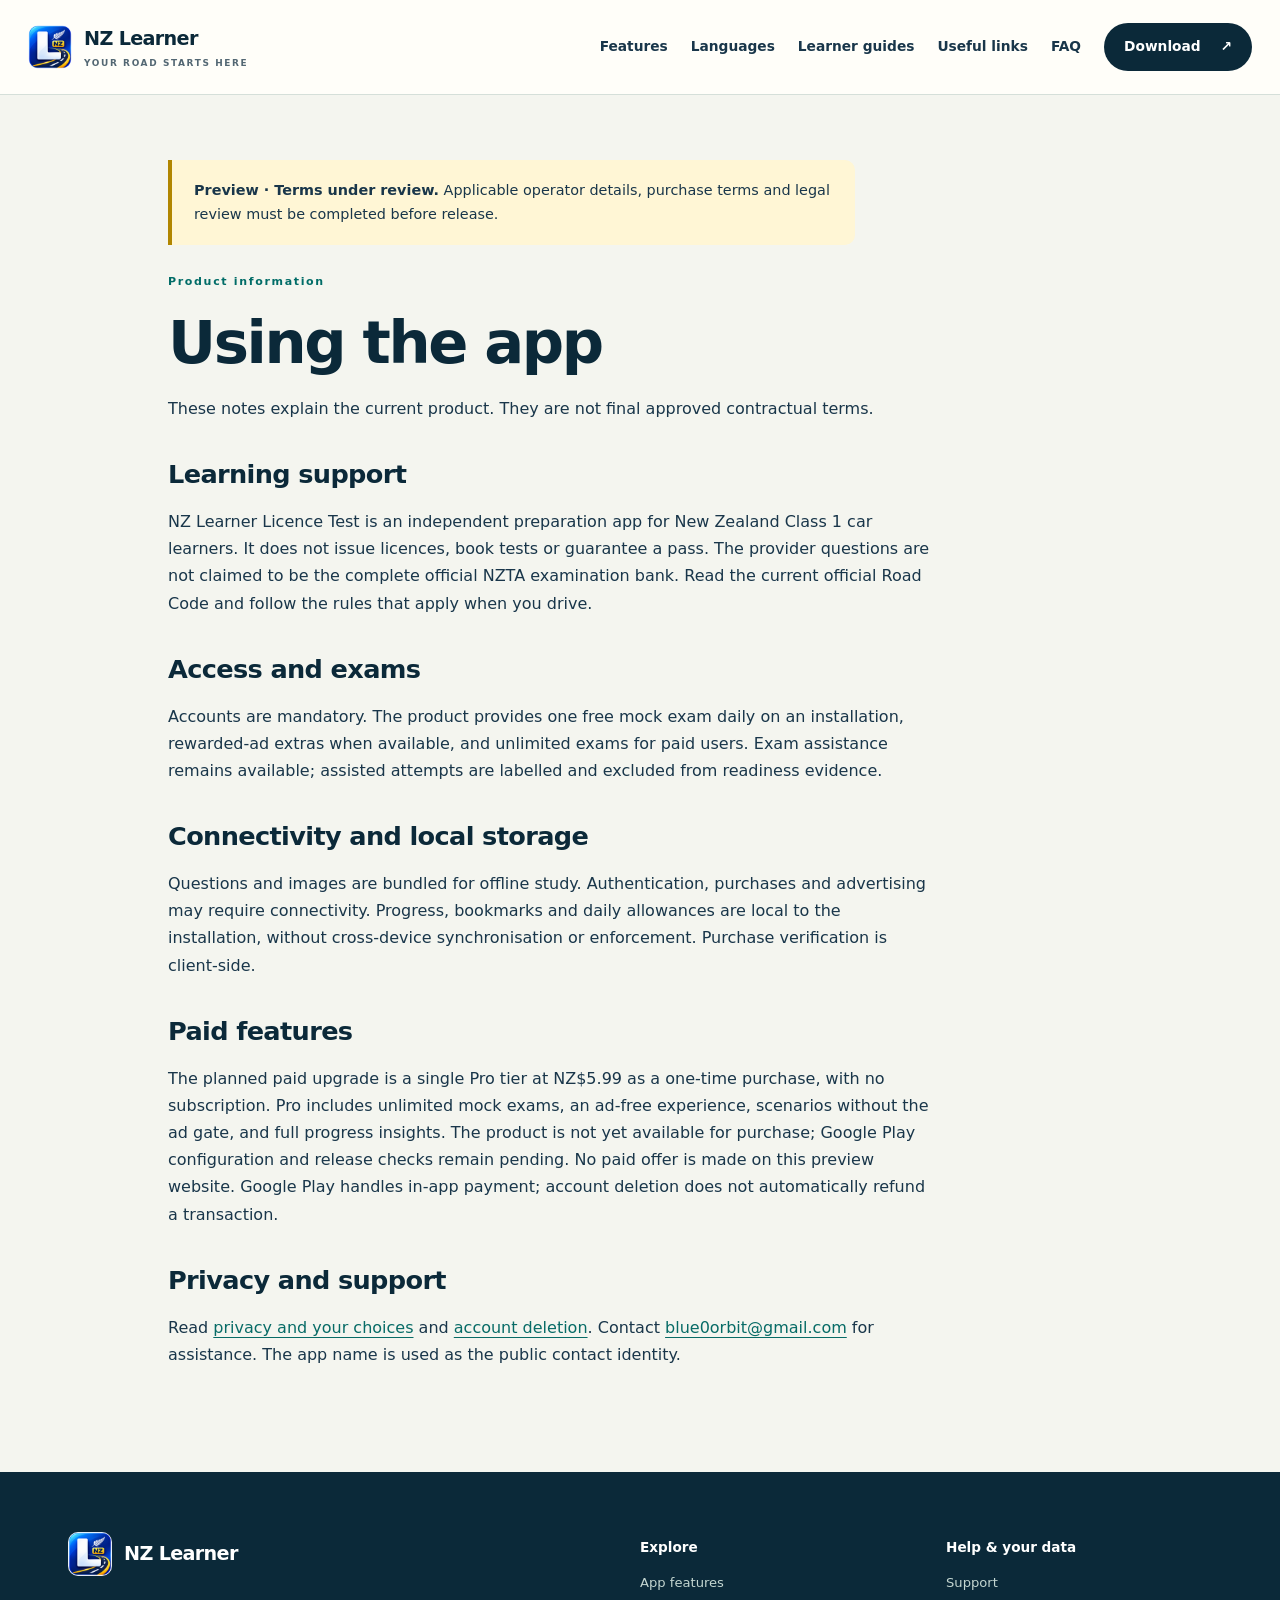
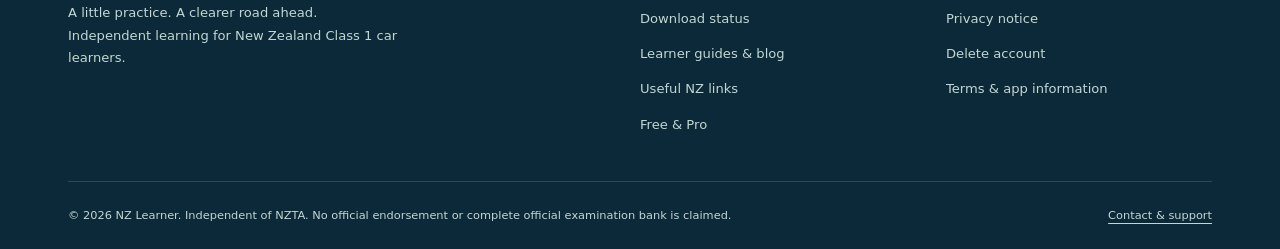
<file: terms-of-service.html>
<!doctype html>
<html lang="en-NZ"><head><meta charset="utf-8"><meta name="viewport" content="width=device-width,initial-scale=1"><title>App Information & Draft Terms | NZ Learner</title><meta name="description" content="Understand NZ Learner accounts, offline practice, local progress, planned one-time Pro pricing and current draft terms."><meta name="robots" content="noindex,follow"><link rel="canonical" href="https://blue0orbit.github.io/nzlearner-legal/terms-of-service.html"><meta name="theme-color" content="#102d46"><meta property="og:type" content="website"><meta property="og:locale" content="en_NZ"><meta property="og:site_name" content="NZ Learner"><meta property="og:title" content="App Information & Draft Terms | NZ Learner"><meta property="og:description" content="Understand NZ Learner accounts, offline practice, local progress, planned one-time Pro pricing and current draft terms."><meta property="og:url" content="https://blue0orbit.github.io/nzlearner-legal/terms-of-service.html"><meta property="og:image" content="https://blue0orbit.github.io/nzlearner-legal/assets/app-icon.png"><meta property="og:image:alt" content="NZ Learner app icon, a white L and silver fern on blue"><meta name="twitter:card" content="summary"><link rel="icon" type="image/png" href="assets/app-icon.png"><link rel="apple-touch-icon" href="assets/app-icon.png"><link rel="stylesheet" href="assets/theme.css?v=20260924b"><script type="application/ld+json">{"@context": "https://schema.org", "@type": "WebPage", "name": "App Information & Draft Terms | NZ Learner", "url": "https://blue0orbit.github.io/nzlearner-legal/terms-of-service.html", "description": "Understand NZ Learner accounts, offline practice, local progress, planned one-time Pro pricing and current draft terms.", "inLanguage": "en-NZ"}</script></head>
<body class="page-terms-of-service"><a class="skip" href="#main">Skip to content</a><header class="site-header"><div class="nav-wrap"><a class="brand" href="index.html"><img src="assets/app-icon.png" width="40" height="40" alt=""><span>NZ Learner<small>YOUR ROAD STARTS HERE</small></span></a><nav aria-label="Main navigation"><a href="index.html#features">Features</a><a href="index.html#languages">Languages</a><a href="blog.html">Learner guides</a><a href="useful-links.html">Useful links</a><a href="index.html#faq">FAQ</a><a class="nav-contact" href="download.html">Download <span aria-hidden="true">↗</span></a></nav></div></header><main id="main" class="document"><p class="notice"><strong>Preview · Terms under review.</strong> Applicable operator details, purchase terms and legal review must be completed before release.</p><p class="eyebrow">Product information</p><h1>Using the app</h1><p>These notes explain the current product. They are not final approved contractual terms.</p><h2>Learning support</h2><p>NZ Learner Licence Test is an independent preparation app for New Zealand Class 1 car learners. It does not issue licences, book tests or guarantee a pass. The provider questions are not claimed to be the complete official NZTA examination bank. Read the current official Road Code and follow the rules that apply when you drive.</p><h2>Access and exams</h2><p>Accounts are mandatory. The product provides one free mock exam daily on an installation, rewarded-ad extras when available, and unlimited exams for paid users. Exam assistance remains available; assisted attempts are labelled and excluded from readiness evidence.</p><h2>Connectivity and local storage</h2><p>Questions and images are bundled for offline study. Authentication, purchases and advertising may require connectivity. Progress, bookmarks and daily allowances are local to the installation, without cross-device synchronisation or enforcement. Purchase verification is client-side.</p><h2>Paid features</h2><p>The planned paid upgrade is a single Pro tier at NZ$5.99 as a one-time purchase, with no subscription. Pro includes unlimited mock exams, an ad-free experience, scenarios without the ad gate, and full progress insights. The product is not yet available for purchase; Google Play configuration and release checks remain pending. No paid offer is made on this preview website. Google Play handles in-app payment; account deletion does not automatically refund a transaction.</p><h2>Privacy and support</h2><p>Read <a href="privacy-policy.html">privacy and your choices</a> and <a href="data-deletion.html">account deletion</a>. Contact <a href="mailto:blue0orbit@gmail.com">blue0orbit@gmail.com</a> for assistance. The app name is used as the public contact identity.</p></main><footer class="site-footer"><div class="footer-grid"><div><a class="brand" href="index.html"><img src="assets/app-icon.png" width="40" height="40" alt=""><span>NZ Learner</span></a><p>A little practice. A clearer road ahead.<br>Independent learning for New Zealand Class 1 car learners.</p></div><div><h2>Explore</h2><a href="index.html#features">App features</a><a href="download.html">Download status</a><a href="blog.html">Learner guides &amp; blog</a><a href="useful-links.html">Useful NZ links</a><a href="index.html#pricing">Free &amp; Pro</a></div><div><h2>Help &amp; your data</h2><a href="support.html">Support</a><a href="privacy-policy.html">Privacy notice</a><a href="data-deletion.html">Delete account</a><a href="terms-of-service.html">Terms &amp; app information</a></div></div><div class="footer-bottom"><p>© 2026 NZ Learner. Independent of NZTA. No official endorsement or complete official examination bank is claimed.</p><a href="support.html">Contact &amp; support</a></div></footer></body></html>
</file>
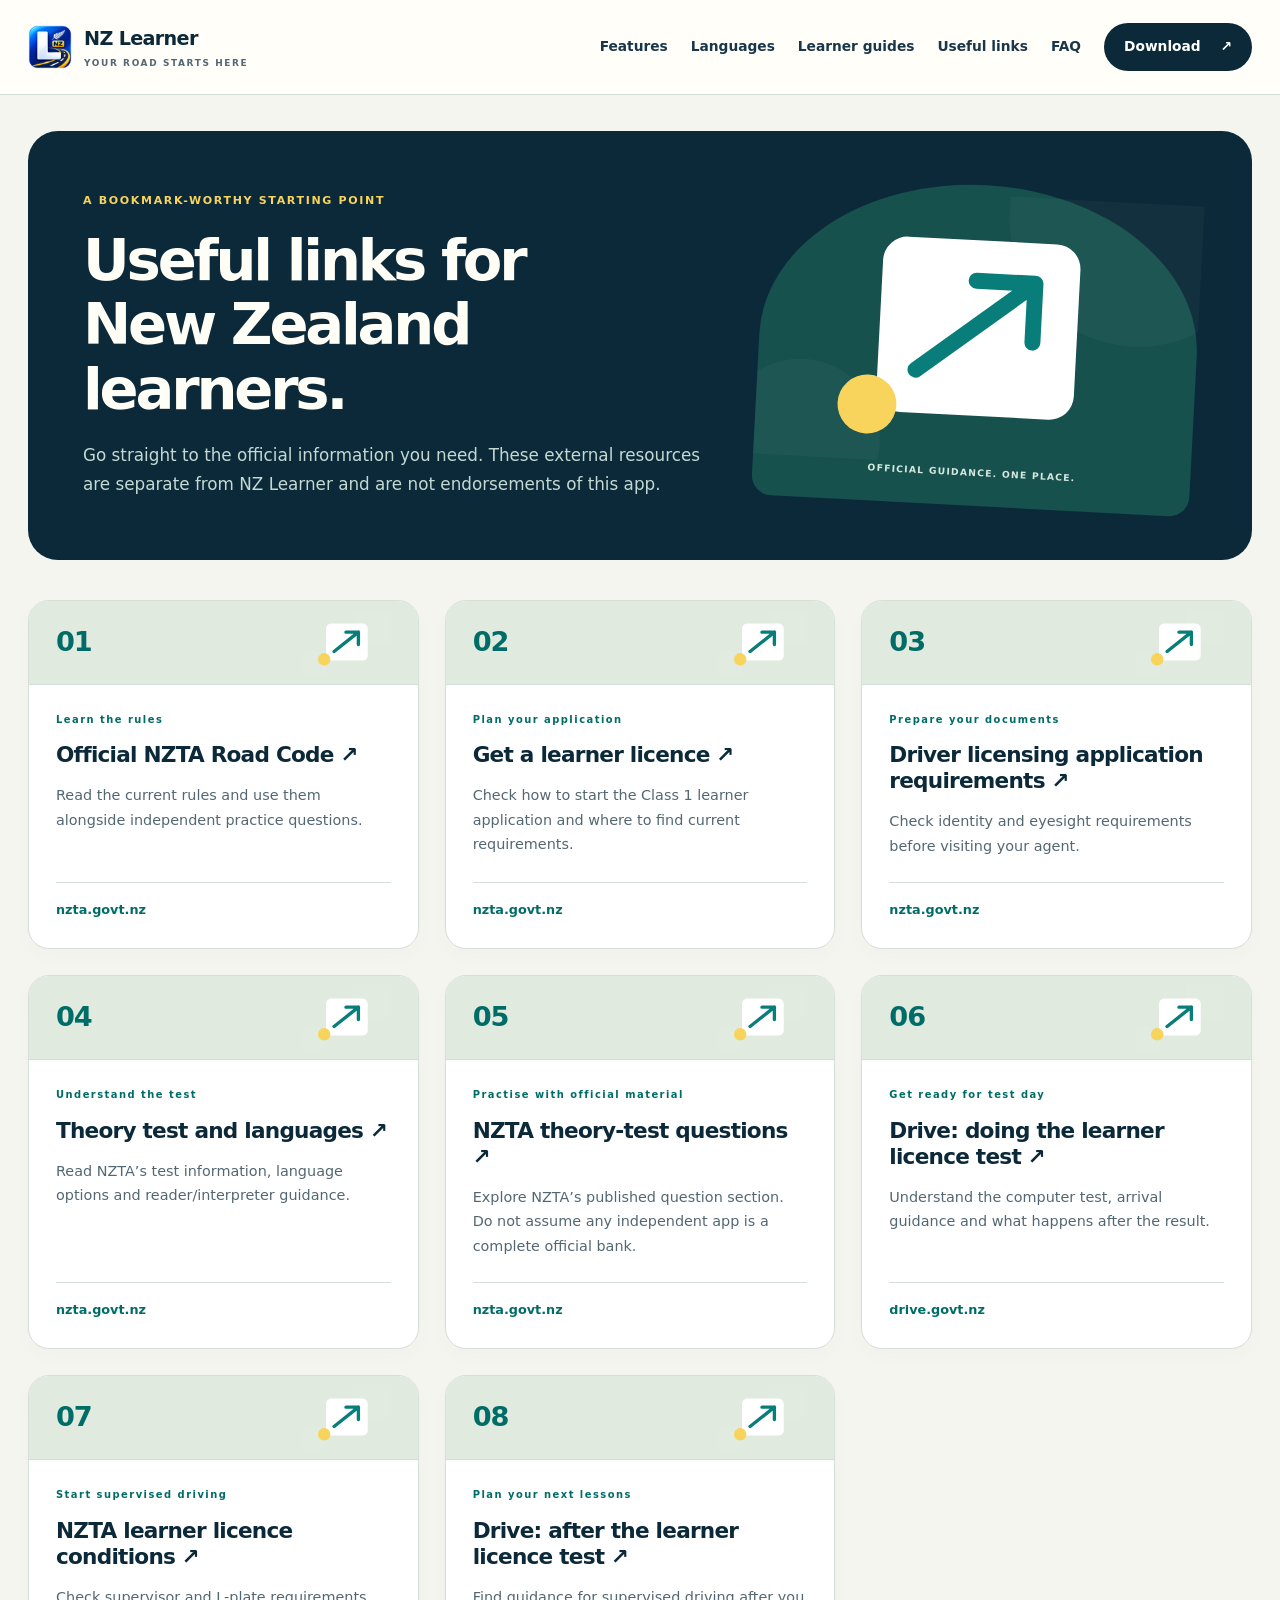
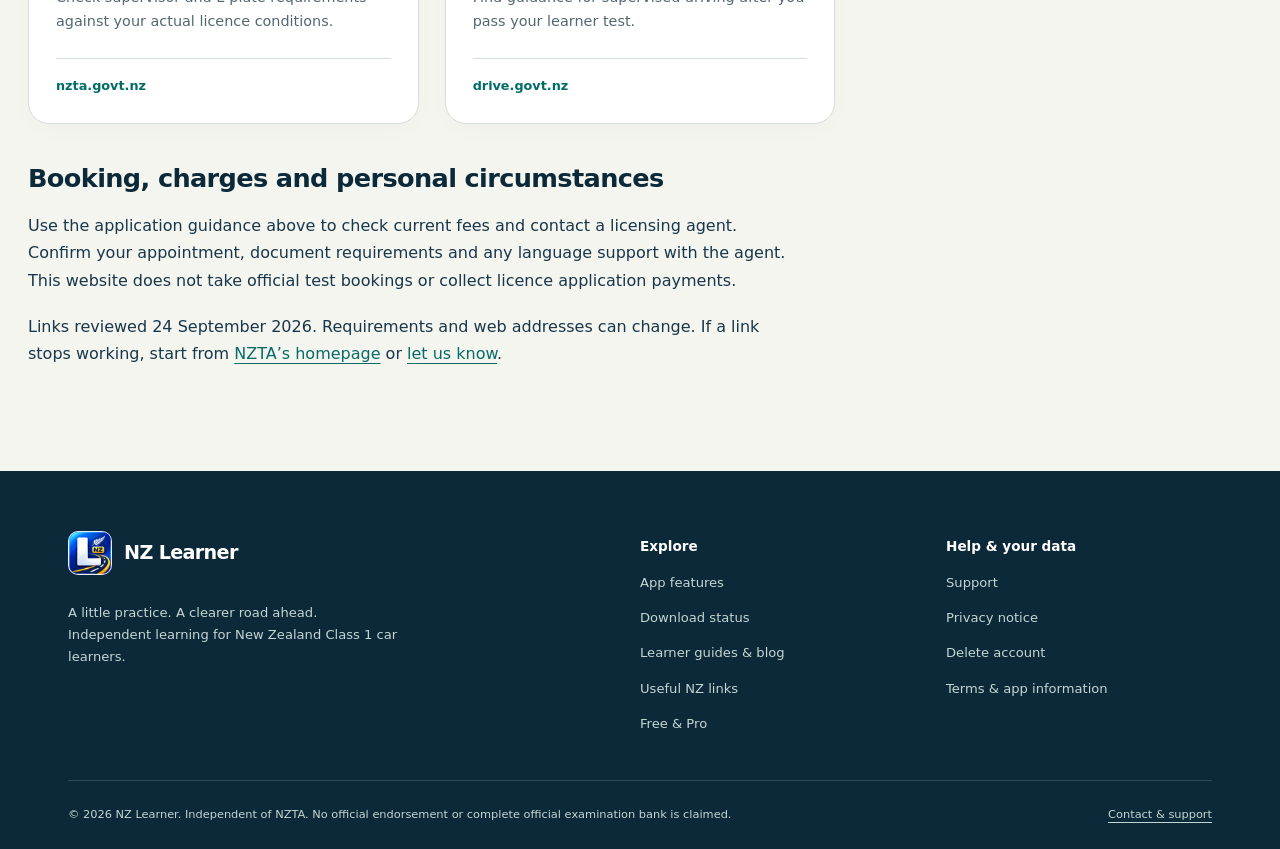
<file: useful-links.html>
<!doctype html>
<html lang="en-NZ"><head><meta charset="utf-8"><meta name="viewport" content="width=device-width,initial-scale=1"><title>Useful NZ Learner Licence Links | NZTA Road Code & Drive</title><meta name="description" content="Official NZ learner resources in one place: Road Code, licence applications, identity checks, theory-test languages, supervisors and L plates."><meta name="robots" content="index,follow"><link rel="canonical" href="https://blue0orbit.github.io/nzlearner-legal/useful-links.html"><meta name="theme-color" content="#102d46"><meta property="og:type" content="website"><meta property="og:locale" content="en_NZ"><meta property="og:site_name" content="NZ Learner"><meta property="og:title" content="Useful NZ Learner Licence Links | NZTA Road Code & Drive"><meta property="og:description" content="Official NZ learner resources in one place: Road Code, licence applications, identity checks, theory-test languages, supervisors and L plates."><meta property="og:url" content="https://blue0orbit.github.io/nzlearner-legal/useful-links.html"><meta property="og:image" content="https://blue0orbit.github.io/nzlearner-legal/assets/app-icon.png"><meta property="og:image:alt" content="NZ Learner app icon, a white L and silver fern on blue"><meta name="twitter:card" content="summary"><link rel="icon" type="image/png" href="assets/app-icon.png"><link rel="apple-touch-icon" href="assets/app-icon.png"><link rel="stylesheet" href="assets/theme.css?v=20260924b"><script type="application/ld+json">{"@context": "https://schema.org", "@type": "WebPage", "name": "Useful NZ Learner Licence Links | NZTA Road Code & Drive", "url": "https://blue0orbit.github.io/nzlearner-legal/useful-links.html", "description": "Official NZ learner resources in one place: Road Code, licence applications, identity checks, theory-test languages, supervisors and L plates.", "inLanguage": "en-NZ"}</script></head>
<body class="page-useful-links"><a class="skip" href="#main">Skip to content</a><header class="site-header"><div class="nav-wrap"><a class="brand" href="index.html"><img src="assets/app-icon.png" width="40" height="40" alt=""><span>NZ Learner<small>YOUR ROAD STARTS HERE</small></span></a><nav aria-label="Main navigation"><a href="index.html#features">Features</a><a href="index.html#languages">Languages</a><a href="blog.html">Learner guides</a><a href="useful-links.html">Useful links</a><a href="index.html#faq">FAQ</a><a class="nav-contact" href="download.html">Download <span aria-hidden="true">↗</span></a></nav></div></header><main id="main" class="document"><section class="resource-hero"><div><p class="eyebrow">A BOOKMARK-WORTHY STARTING POINT</p><h1>Useful links for<br>New Zealand learners.</h1><p class="lede">Go straight to the official information you need. These external resources are separate from NZ Learner and are not endorsements of this app.</p></div><div class="hero-art"><svg class="editorial-art" viewBox="0 0 340 220" fill="none" aria-hidden="true"><circle cx="295" cy="12" r="105" fill="#ffffff08"/><circle cx="29" cy="206" r="65" fill="#ffffff08"/><rect x="89" y="37" width="161" height="143" rx="20" fill="#fff"/><path d="M120 145 214 70m-48 0h48v48" fill="none" stroke="#087d79" stroke-width="13" stroke-linecap="round" stroke-linejoin="round"/><circle cx="82" cy="175" r="24" fill="#f8d45c"/></svg><span>OFFICIAL GUIDANCE. ONE PLACE.</span></div></section><div class="guide-grid"><article class="guide-card"><div class="card-art"><svg class="editorial-art" viewBox="0 0 340 220" fill="none" aria-hidden="true"><circle cx="295" cy="12" r="105" fill="#ffffff08"/><circle cx="29" cy="206" r="65" fill="#ffffff08"/><rect x="89" y="37" width="161" height="143" rx="20" fill="#fff"/><path d="M120 145 214 70m-48 0h48v48" fill="none" stroke="#087d79" stroke-width="13" stroke-linecap="round" stroke-linejoin="round"/><circle cx="82" cy="175" r="24" fill="#f8d45c"/></svg></div><div class="card-copy"><p class="eyebrow">Learn the rules</p><h2><a href="https://www.nzta.govt.nz/roadcode/">Official NZTA Road Code ↗</a></h2><p>Read the current rules and use them alongside independent practice questions.</p><small>nzta.govt.nz</small></div></article><article class="guide-card"><div class="card-art"><svg class="editorial-art" viewBox="0 0 340 220" fill="none" aria-hidden="true"><circle cx="295" cy="12" r="105" fill="#ffffff08"/><circle cx="29" cy="206" r="65" fill="#ffffff08"/><rect x="89" y="37" width="161" height="143" rx="20" fill="#fff"/><path d="M120 145 214 70m-48 0h48v48" fill="none" stroke="#087d79" stroke-width="13" stroke-linecap="round" stroke-linejoin="round"/><circle cx="82" cy="175" r="24" fill="#f8d45c"/></svg></div><div class="card-copy"><p class="eyebrow">Plan your application</p><h2><a href="https://www.nzta.govt.nz/driver-licences/apply-for-a-car-licence/how-to-get-a-learner-licence">Get a learner licence ↗</a></h2><p>Check how to start the Class 1 learner application and where to find current requirements.</p><small>nzta.govt.nz</small></div></article><article class="guide-card"><div class="card-art"><svg class="editorial-art" viewBox="0 0 340 220" fill="none" aria-hidden="true"><circle cx="295" cy="12" r="105" fill="#ffffff08"/><circle cx="29" cy="206" r="65" fill="#ffffff08"/><rect x="89" y="37" width="161" height="143" rx="20" fill="#fff"/><path d="M120 145 214 70m-48 0h48v48" fill="none" stroke="#087d79" stroke-width="13" stroke-linecap="round" stroke-linejoin="round"/><circle cx="82" cy="175" r="24" fill="#f8d45c"/></svg></div><div class="card-copy"><p class="eyebrow">Prepare your documents</p><h2><a href="https://www.nzta.govt.nz/driving-skills/learn-to-drive/roadcode/general-road-code/about-driver-licences/driver-licensing-application-requirements">Driver licensing application requirements ↗</a></h2><p>Check identity and eyesight requirements before visiting your agent.</p><small>nzta.govt.nz</small></div></article><article class="guide-card"><div class="card-art"><svg class="editorial-art" viewBox="0 0 340 220" fill="none" aria-hidden="true"><circle cx="295" cy="12" r="105" fill="#ffffff08"/><circle cx="29" cy="206" r="65" fill="#ffffff08"/><rect x="89" y="37" width="161" height="143" rx="20" fill="#fff"/><path d="M120 145 214 70m-48 0h48v48" fill="none" stroke="#087d79" stroke-width="13" stroke-linecap="round" stroke-linejoin="round"/><circle cx="82" cy="175" r="24" fill="#f8d45c"/></svg></div><div class="card-copy"><p class="eyebrow">Understand the test</p><h2><a href="https://www.nzta.govt.nz/driver-licences/sit-a-driving-test/theory-test-for-learner-licence">Theory test and languages ↗</a></h2><p>Read NZTA’s test information, language options and reader/interpreter guidance.</p><small>nzta.govt.nz</small></div></article><article class="guide-card"><div class="card-art"><svg class="editorial-art" viewBox="0 0 340 220" fill="none" aria-hidden="true"><circle cx="295" cy="12" r="105" fill="#ffffff08"/><circle cx="29" cy="206" r="65" fill="#ffffff08"/><rect x="89" y="37" width="161" height="143" rx="20" fill="#fff"/><path d="M120 145 214 70m-48 0h48v48" fill="none" stroke="#087d79" stroke-width="13" stroke-linecap="round" stroke-linejoin="round"/><circle cx="82" cy="175" r="24" fill="#f8d45c"/></svg></div><div class="card-copy"><p class="eyebrow">Practise with official material</p><h2><a href="https://www.nzta.govt.nz/driving-skills/learn-to-drive/roadcode/theory-test-questions">NZTA theory-test questions ↗</a></h2><p>Explore NZTA’s published question section. Do not assume any independent app is a complete official bank.</p><small>nzta.govt.nz</small></div></article><article class="guide-card"><div class="card-art"><svg class="editorial-art" viewBox="0 0 340 220" fill="none" aria-hidden="true"><circle cx="295" cy="12" r="105" fill="#ffffff08"/><circle cx="29" cy="206" r="65" fill="#ffffff08"/><rect x="89" y="37" width="161" height="143" rx="20" fill="#fff"/><path d="M120 145 214 70m-48 0h48v48" fill="none" stroke="#087d79" stroke-width="13" stroke-linecap="round" stroke-linejoin="round"/><circle cx="82" cy="175" r="24" fill="#f8d45c"/></svg></div><div class="card-copy"><p class="eyebrow">Get ready for test day</p><h2><a href="https://drive.govt.nz/learner-licence/doing-the-learner-licence-test">Drive: doing the learner licence test ↗</a></h2><p>Understand the computer test, arrival guidance and what happens after the result.</p><small>drive.govt.nz</small></div></article><article class="guide-card"><div class="card-art"><svg class="editorial-art" viewBox="0 0 340 220" fill="none" aria-hidden="true"><circle cx="295" cy="12" r="105" fill="#ffffff08"/><circle cx="29" cy="206" r="65" fill="#ffffff08"/><rect x="89" y="37" width="161" height="143" rx="20" fill="#fff"/><path d="M120 145 214 70m-48 0h48v48" fill="none" stroke="#087d79" stroke-width="13" stroke-linecap="round" stroke-linejoin="round"/><circle cx="82" cy="175" r="24" fill="#f8d45c"/></svg></div><div class="card-copy"><p class="eyebrow">Start supervised driving</p><h2><a href="https://www.nzta.govt.nz/driving-skills/learn-to-drive/roadcode/general-road-code/about-driver-licences/stage-1-learner-licence">NZTA learner licence conditions ↗</a></h2><p>Check supervisor and L-plate requirements against your actual licence conditions.</p><small>nzta.govt.nz</small></div></article><article class="guide-card"><div class="card-art"><svg class="editorial-art" viewBox="0 0 340 220" fill="none" aria-hidden="true"><circle cx="295" cy="12" r="105" fill="#ffffff08"/><circle cx="29" cy="206" r="65" fill="#ffffff08"/><rect x="89" y="37" width="161" height="143" rx="20" fill="#fff"/><path d="M120 145 214 70m-48 0h48v48" fill="none" stroke="#087d79" stroke-width="13" stroke-linecap="round" stroke-linejoin="round"/><circle cx="82" cy="175" r="24" fill="#f8d45c"/></svg></div><div class="card-copy"><p class="eyebrow">Plan your next lessons</p><h2><a href="https://drive.govt.nz/learner-licence/after-the-learner-licence-test">Drive: after the learner licence test ↗</a></h2><p>Find guidance for supervised driving after you pass your learner test.</p><small>drive.govt.nz</small></div></article></div><h2>Booking, charges and personal circumstances</h2><p>Use the application guidance above to check current fees and contact a licensing agent. Confirm your appointment, document requirements and any language support with the agent. This website does not take official test bookings or collect licence application payments.</p><p>Links reviewed 24 September 2026. Requirements and web addresses can change. If a link stops working, start from <a href="https://www.nzta.govt.nz/">NZTA’s homepage</a> or <a href="support.html">let us know</a>.</p></main><footer class="site-footer"><div class="footer-grid"><div><a class="brand" href="index.html"><img src="assets/app-icon.png" width="40" height="40" alt=""><span>NZ Learner</span></a><p>A little practice. A clearer road ahead.<br>Independent learning for New Zealand Class 1 car learners.</p></div><div><h2>Explore</h2><a href="index.html#features">App features</a><a href="download.html">Download status</a><a href="blog.html">Learner guides &amp; blog</a><a href="useful-links.html">Useful NZ links</a><a href="index.html#pricing">Free &amp; Pro</a></div><div><h2>Help &amp; your data</h2><a href="support.html">Support</a><a href="privacy-policy.html">Privacy notice</a><a href="data-deletion.html">Delete account</a><a href="terms-of-service.html">Terms &amp; app information</a></div></div><div class="footer-bottom"><p>© 2026 NZ Learner. Independent of NZTA. No official endorsement or complete official examination bank is claimed.</p><a href="support.html">Contact &amp; support</a></div></footer></body></html>
</file>
<file: assets/theme.css>
:root{color-scheme:light;--navy:#102d46;--teal:#087d79;--yellow:#f8d45c;--paper:#f7f9f7;--ink:#19364a;--muted:#536773;--line:#dbe4e2}*{box-sizing:border-box}html{scroll-padding-top:30px}body{margin:0;background:var(--paper);color:var(--ink);font:16px/1.7 system-ui,-apple-system,"Segoe UI",sans-serif}a{color:#076b66;text-underline-offset:4px}a:hover{text-decoration-thickness:2px}a:focus-visible,summary:focus-visible{outline:3px solid #a75b00;outline-offset:5px}img{max-width:100%;height:auto}p{margin:0 0 1.2rem}h1,h2,h3{line-height:1.12;color:var(--navy);letter-spacing:-.04em;margin:0 0 1.2rem}h1{font-size:clamp(2.7rem,5.5vw,4.6rem);font-weight:780}h2{font-size:clamp(2rem,3.5vw,3.1rem)}h3{font-size:1.35rem;letter-spacing:-.02em}small{font-size:.82rem}.skip{position:absolute;left:1rem;top:-100px;background:white;padding:1rem;z-index:10}.skip:focus{top:1rem}.site-header{background:#fff;border-bottom:1px solid var(--line)}.nav-wrap{max-width:1200px;margin:auto;padding:20px 28px;display:flex;align-items:center;justify-content:space-between;gap:28px}.brand{display:inline-flex;align-items:center;gap:12px;font-size:1.2rem;font-weight:800;color:var(--navy);text-decoration:none;white-space:nowrap}.brand img{border-radius:10px;width:40px;height:40px}.brand small{display:block;font-size:.56rem;letter-spacing:.18em;color:var(--muted)}nav{display:flex;align-items:center;gap:27px;flex-wrap:wrap}nav a{text-decoration:none;font-size:.86rem;font-weight:650;color:var(--ink);padding:8px 0}.nav-contact{border:1px solid var(--line);padding:9px 16px;border-radius:8px}.nav-contact span{margin-left:15px}.landing{max-width:1200px;margin:auto;padding:0 28px}.hero{display:grid;grid-template-columns:1.1fr 1fr;gap:56px;align-items:center;padding:64px 0 60px}.eyebrow{font-size:.69rem;font-weight:800;letter-spacing:.15em;color:var(--teal);margin:0 0 18px}.status{display:inline-flex;align-items:center;gap:8px;padding:5px 11px;background:#e8f0ec;border-radius:30px;font-size:.72rem;font-weight:650;margin-bottom:26px}.status span{width:6px;height:6px;border-radius:50%;background:var(--teal)}h1 em{font-style:normal;color:var(--teal)}.lede{font-size:1.15rem;color:var(--muted);max-width:550px}.actions{display:flex;align-items:center;gap:24px;margin:26px 0 19px;flex-wrap:wrap}.button{display:inline-flex;justify-content:center;align-items:center;gap:23px;padding:13px 21px;border-radius:8px;background:var(--teal);color:white;text-decoration:none;font-weight:700;font-size:.9rem;min-height:48px}.button:hover{background:#066460}.button.secondary{background:var(--navy)}.text-link{font-size:.86rem;font-weight:700}.hero-note{font-size:.76rem;color:var(--muted);max-width:390px}.journey{position:relative;isolation:isolate;overflow:hidden;min-height:530px;background:var(--navy);border-radius:28px;padding:28px;color:white;box-shadow:0 18px 44px #102d4614}.road{position:absolute;width:100%;height:100%;inset:0;z-index:-1}.journey-top{display:flex;justify-content:space-between;align-items:flex-start;margin-bottom:25px;gap:15px}.pill{display:inline-block;font-size:.65rem;font-weight:800;letter-spacing:.1em;background:#ecf4f0;color:var(--teal);border-radius:30px;padding:6px 10px}.journey .pill{background:#ffffff13;color:#d1e9e6}.hero-icon{border-radius:22px;width:94px;height:94px;box-shadow:0 8px 20px #0003}.journey-card{display:flex;gap:15px;align-items:center;background:#fff;color:var(--ink);padding:20px;border-radius:14px;max-width:340px;box-shadow:0 8px 24px #0002;margin-bottom:20px}.journey-card.offset{margin-left:38px}.journey-card small{font-size:.56rem;font-weight:750;letter-spacing:.1em;color:var(--muted)}.journey-card strong{display:block;font-size:1.05rem}.journey-card p{font-size:.72rem;color:var(--muted);margin:3px 0 0}.step-icon{display:grid;place-items:center;flex-shrink:0;width:42px;height:42px;border-radius:50%;background:#e0f1eb;color:var(--teal);font-weight:800;font-size:.8rem}.step-icon.yellow{background:var(--yellow);color:var(--navy)}.journey-end{display:flex;align-items:center;gap:16px;margin:35px 0 30px 14px}.journey-end span{font-size:2rem;color:var(--yellow)}.journey-end p{line-height:1.3;margin:0;font-size:1.1rem;font-weight:650}.illustration-note{font-size:.58rem;color:#b8ccda;margin:0}.stats{display:grid;grid-template-columns:repeat(4,1fr);padding:27px 0;border-block:1px solid var(--line)}.stats div{padding:0 28px;border-right:1px solid var(--line)}.stats div:first-child{padding-left:0}.stats div:last-child{border:0}.stats strong{display:block;font-size:1.9rem;letter-spacing:-.04em;color:var(--navy)}.stats span{font-size:.8rem;color:var(--muted)}.section{padding:90px 0}.section-heading{max-width:620px;margin-bottom:36px}.section-heading>p:not(.eyebrow){max-width:520px;color:var(--muted)}.feature-grid{display:grid;grid-template-columns:repeat(3,1fr);gap:17px}.feature{border:1px solid var(--line);background:white;border-radius:16px;padding:28px}.feature p{font-size:.9rem;color:var(--muted);margin:0}.feature-symbol{display:grid;place-items:center;width:43px;height:43px;background:#eef5f1;color:var(--teal);font-size:1.6rem;border-radius:12px;margin-bottom:24px}.feature.featured{grid-row:span 2;background:#e8f2ee;padding:32px;display:flex;flex-direction:column}.featured h3{font-size:1.9rem}.featured p{font-size:1rem}.featured a{margin-top:auto;padding-top:32px;font-size:.86rem;font-weight:750}.language-section{display:grid;grid-template-columns:1fr 1fr;gap:64px;background:#edf3ef;border-radius:22px;padding:46px}.language-section p{font-size:.96rem}.muted{color:var(--muted);font-size:.82rem!important}.languages{display:grid;grid-template-columns:repeat(2,1fr);gap:10px;align-content:center}.languages>span{padding:12px 16px;background:#fff;border:1px solid #dbe4df;border-radius:10px;font-size:.95rem;font-weight:650;display:flex;align-items:center;justify-content:space-between;gap:8px}.languages small{font-size:.55rem;font-weight:400;color:var(--muted)}.three-grid{display:grid;grid-template-columns:repeat(3,1fr);gap:44px}.number{font-size:.85rem;font-weight:800;color:var(--teal);display:block;padding-bottom:20px;border-bottom:1px solid var(--line);margin-bottom:24px}.three-grid p{color:var(--muted);font-size:.94rem}.pricing-section{padding:50px;border-radius:24px;background:var(--navy);color:#c4d6df}.pricing-section h2{color:white}.pricing-section .eyebrow{color:#8bd5c7}.pricing-section .section-heading>p:not(.eyebrow){color:#c4d6df}.pricing-grid{display:grid;grid-template-columns:1fr 1fr;gap:22px}.price-card{padding:30px;border-radius:16px;background:#fff;color:var(--ink)}.price-card h3{margin-top:20px}.price{font-size:2.6rem;font-weight:800;letter-spacing:-.05em;line-height:1.2;color:var(--navy)}.price small{font-size:.8rem;letter-spacing:0;font-weight:500}.price-card ul{padding-left:20px;font-size:.9rem}.price-card li{padding-left:4px;margin:10px 0}.price-card>p:last-child:not(.price){font-size:.77rem;color:var(--muted)}.pro{background:#fff8d9}.pro .pill{background:var(--yellow);color:var(--navy)}.faq{max-width:820px;margin:auto}.faq details{border-bottom:1px solid var(--line)}.faq summary{font-size:1.02rem;font-weight:700;padding:22px 26px 22px 0;cursor:pointer}.faq details p{color:var(--muted);font-size:.94rem;padding-right:20px}.closing{background:#e4efe9;text-align:center;border-radius:24px;padding:55px 24px;margin-bottom:80px}.closing h2{font-size:clamp(2rem,3.5vw,3rem)}.closing p:last-child{font-size:.83rem;margin:22px 0 0;color:var(--muted)}.site-footer{background:white;border-top:1px solid var(--line);padding:50px max(28px,calc((100vw - 1144px)/2)) 24px}.footer-grid{display:grid;grid-template-columns:2fr 1fr 1fr;gap:40px}.footer-grid p{font-size:.82rem;color:var(--muted);margin-top:18px;max-width:370px}.footer-grid h2{font-size:.85rem;letter-spacing:0;margin:8px 0 14px}.footer-grid>div>a:not(.brand){display:block;font-size:.82rem;margin:7px 0;color:var(--muted)}.footer-bottom{display:flex;justify-content:space-between;gap:35px;border-top:1px solid var(--line);margin-top:35px;padding-top:24px;font-size:.71rem;color:var(--muted)}.footer-bottom p{max-width:680px;margin:0}.footer-bottom a{white-space:nowrap}.document{max-width:900px;margin:auto;padding:65px 28px 85px}.document h1{font-size:clamp(2.4rem,5vw,3.7rem)}.document h2{font-size:1.6rem;letter-spacing:-.025em;margin-top:38px}.document h3{margin-top:30px}.document p,.document li{max-width:75ch}.document .button{margin:10px 0}.notice{padding:18px 22px;background:#fff6d5;border-left:4px solid #b18600;border-radius:0 10px 10px 0;font-size:.9rem;margin-bottom:28px}.cards{display:grid;grid-template-columns:repeat(2,1fr);gap:20px;margin:30px 0}.card{border:1px solid var(--line);background:white;padding:25px;border-radius:15px}.card h2{margin-top:0}.table-wrap{overflow:auto}table{border-collapse:collapse;font-size:.9rem;width:100%;background:white}th,td{padding:14px;border:1px solid var(--line);text-align:left;vertical-align:top}th{background:#e7f0ec}li+li{margin-top:10px}
@media(max-width:900px){.nav-wrap{align-items:flex-start;gap:20px}nav{gap:12px 20px;justify-content:flex-end}.hero{gap:28px}.hero h1{font-size:3.25rem}.journey{padding:22px;min-height:490px}.journey-card{padding:14px;gap:10px}.journey-card.offset{margin-left:15px}.feature-grid{grid-template-columns:1fr 1fr}.featured{grid-column:span 2;grid-row:auto!important}.language-section{gap:30px;padding:30px}.three-grid{gap:25px}.pricing-section{padding:35px}}
@media(max-width:650px){.nav-wrap{padding:17px 20px;display:block}.brand{font-size:1.08rem}nav{justify-content:flex-start;margin-top:17px;gap:6px 20px}nav a{font-size:.79rem}.nav-contact{border:0;padding:8px 0}.landing{padding:0 20px}.hero{grid-template-columns:1fr;padding:35px 0;gap:30px}.hero h1{font-size:clamp(2.8rem,10.7vw,3.8rem)}.lede{font-size:1.05rem}.journey{min-height:470px;max-width:460px;width:100%;margin:auto}.journey-card{max-width:300px;padding:18px}.journey-card.offset{margin-left:auto}.stats{grid-template-columns:1fr 1fr;gap:20px 0;padding:24px 0}.stats div{padding:0 18px!important}.stats div:nth-child(2){border:0}.stats strong{font-size:1.7rem}.section{padding:55px 0}.feature-grid,.three-grid,.pricing-grid,.language-section{grid-template-columns:1fr}.feature.featured{grid-column:auto}.feature{padding:24px}.language-section{padding:28px 22px;gap:20px}.languages{gap:8px}.languages>span{padding:10px;font-size:.88rem}.three-grid{gap:20px}.number{padding-bottom:12px;margin-bottom:18px}.pricing-section{padding:30px 20px}.price-card{padding:24px}.closing{margin-bottom:45px;padding:40px 20px}.closing br{display:none}.footer-grid{grid-template-columns:1fr 1fr;gap:25px}.footer-grid>div:first-child{grid-column:span 2}.footer-bottom{display:block}.footer-bottom p{margin-bottom:16px}.document{padding:38px 20px 55px}.cards{grid-template-columns:1fr}.actions{gap:16px}.site-footer{padding:35px 20px 22px}}
@media(prefers-reduced-motion:no-preference){html{scroll-behavior:smooth}a{transition:background-color .15s,color .15s}}@media print{.site-header,.site-footer,.actions,.closing{display:none}body{background:white}.landing,.document{max-width:none;padding:0}.journey{display:none}.hero{display:block}.section{padding:20px 0}.pricing-section{background:white;color:var(--ink)}.pricing-section h2{color:var(--ink)}}

/* Learner journal, resources and release page */
.guide-grid{display:grid;grid-template-columns:repeat(auto-fit,minmax(min(100%,240px),1fr));gap:20px;margin:32px 0}.guide-card{padding:28px;border:1px solid var(--line);border-radius:16px;background:white;display:flex;flex-direction:column}.guide-card h3,.document .guide-card h2{font-size:1.35rem;line-height:1.3;margin:0 0 15px;letter-spacing:-.025em}.guide-card h3 a,.guide-card h2 a{text-decoration:none;color:var(--navy)}.guide-card h3 a:hover,.guide-card h2 a:hover{text-decoration:underline;color:var(--teal)}.guide-card p:not(.eyebrow){font-size:.9rem;color:var(--muted);margin:0 0 24px}.guide-card .eyebrow{font-size:.62rem;margin-bottom:18px}.read-link,.guide-card small{margin-top:auto;color:var(--teal);font-size:.8rem;font-weight:700}.resource-banner,.release-card,.article-checklist{padding:30px;border-radius:18px;background:#e7f1ec;margin:35px 0}.resource-banner h2,.release-card h2,.article-checklist h2{margin-top:12px}.release-card{background:var(--navy);color:#d1dfe8}.release-card h2{color:white}.release-card .secondary{background:var(--yellow);color:var(--navy)}.release-card .text-link{color:white;display:inline-block;margin:16px}.download-intro{display:flex;align-items:center;gap:25px}.download-intro img{border-radius:25px;flex-shrink:0}.download-intro h1{font-size:clamp(2.2rem,4vw,3.2rem)}.breadcrumbs{justify-content:flex-start;gap:12px;font-size:.8rem;margin:0 0 30px}.breadcrumbs a{font-size:.8rem}.article-meta{font-size:.8rem;color:var(--muted)}.article-toc{background:white;border:1px solid var(--line);padding:24px 28px;border-radius:16px;margin:30px 0}.article-toc h2{font-size:1.1rem;margin:0}.article-toc ol{padding-left:21px;margin-bottom:0}.article-toc a{font-size:.92rem}.source-link{font-size:.82rem;color:var(--muted)}.related{border-top:1px solid var(--line);margin-top:48px;padding-top:35px}.related h2{margin-top:8px}.section-actions{display:flex;gap:24px;align-items:center;flex-wrap:wrap}.document section[id]{scroll-margin-top:30px}@media(max-width:650px){.download-intro{display:block}.download-intro img{width:86px;height:86px;margin-bottom:20px}.resource-banner,.release-card,.article-checklist{padding:24px}.guide-card{padding:24px}.breadcrumbs{margin-top:0}.release-card .text-link{margin-left:0}.guide-grid{grid-template-columns:1fr}}

/* NZ Learner visual edition: editorial layouts and illustrated resources. */
:root{--paper:#f4f5ef;--navy:#0b2939;--teal:#006c67;--line:#d5dfd9}body{background:var(--paper)}.site-header{background:#fffef9;border-bottom:1px solid #d5dfd9}.nav-wrap{max-width:1320px;padding-block:23px}.brand img{width:44px;height:44px}.brand{letter-spacing:-.035em}.site-header nav{gap:23px}.site-header .nav-contact{background:var(--navy);color:white;border:0;border-radius:30px;padding:12px 20px}.site-header nav a:not(.nav-contact):hover{color:var(--teal);text-decoration:underline}.landing{max-width:1280px}.hero{padding:78px 0 65px}.hero h1{font-size:clamp(3.2rem,5.8vw,5rem);line-height:1.02;letter-spacing:-.065em}.hero h1 em{position:relative}.hero h1 em:after{content:'';position:absolute;left:0;right:0;bottom:-5px;border-bottom:6px solid var(--yellow);border-radius:50%}.hero .lede{margin-top:28px}.button{border-radius:30px;padding:15px 25px;box-shadow:0 5px 0 #003d3912}.status{border:1px solid #c8d9cd;background:#fffef9}.journey{border-radius:120px 28px 28px 28px;background:radial-gradient(ellipse at top right,#15655e 0,transparent 65%),var(--navy);padding:38px 30px;min-height:550px;border:8px solid #e3e9df;box-shadow:18px 18px 0 #e3e9df}.journey-top{padding-left:12px}.journey-card{border:1px solid #ffffffa0;box-shadow:0 16px 25px #00151b30}.stats{background:var(--navy);color:white;padding:30px;border:0;border-radius:20px;margin-top:10px}.stats strong{color:var(--yellow);font-size:2.15rem}.stats span{color:#d6e4e3}.stats div{border-color:#ffffff26}.feature{border:0;border-radius:24px;box-shadow:0 7px 25px #102d4605}.feature.featured{background:var(--teal);color:white}.featured h3,.featured p,.featured a{color:white}.featured .feature-symbol{background:var(--yellow);color:var(--navy)}.section-heading h2{font-size:clamp(2.1rem,4vw,3.4rem);letter-spacing:-.05em}.language-section{background:#e1eadd;border:1px solid #cad8c5;border-radius:28px}.languages>span{border:0}.pricing-section{background:radial-gradient(ellipse at top right,#155a57,transparent 65%),var(--navy);border-radius:32px}.closing{background:var(--yellow);border-radius:30px;position:relative;overflow:hidden}.closing .eyebrow{color:var(--navy)}.closing:before{content:'';position:absolute;right:-120px;top:-90px;width:340px;height:340px;border:50px solid #102d4608;border-radius:50%;pointer-events:none}.site-footer{background:var(--navy);color:#dce8e4;border:0;padding-top:60px}.site-footer .brand,.site-footer h2{color:white}.footer-grid p,.footer-grid>div>a:not(.brand),.footer-bottom,.footer-bottom a{color:#c4d6d1}.footer-grid>div>a:not(.brand){text-decoration:none;padding:3px 0}.footer-grid>div>a:hover{color:var(--yellow);text-decoration:underline}.footer-bottom{border-color:#ffffff25}.document{max-width:1000px}.document>h1{max-width:800px}.page-blog .document,.page-useful-links .document{max-width:1280px;padding-top:36px}.resource-hero{display:grid;grid-template-columns:1.45fr 1fr;align-items:center;gap:40px;padding:54px 55px;background:var(--navy);border-radius:30px;color:white;position:relative;overflow:hidden}.resource-hero h1{color:#fffef6;font-size:clamp(2.5rem,4.5vw,4.3rem);letter-spacing:-.055em}.resource-hero .lede{color:#c4d9d2;max-width:640px;font-size:1.05rem;margin-bottom:0}.resource-hero .eyebrow{color:var(--yellow)}.hero-art{background:#17514e;border-radius:50% 50% 20px 20px;padding:10px 0 25px;text-align:center;transform:rotate(3deg)}.hero-art .editorial-art{display:block;width:100%;height:auto;max-height:270px}.hero-art span{display:block;font-size:.58rem;font-weight:800;letter-spacing:.13em;color:#d5e9de}.guide-grid{gap:26px;margin:40px 0;grid-template-columns:repeat(3,minmax(0,1fr));counter-reset:resources}.guide-card{border:1px solid #d6dfd7;border-radius:21px;padding:0;overflow:hidden;position:relative;box-shadow:0 7px 20px #102d4605;counter-increment:resources}.card-art{background:var(--navy);height:195px;overflow:hidden;border-bottom:1px solid #d6dfd7}.card-art .editorial-art{display:block;width:100%;height:100%}.guide-card:nth-child(3n+2) .card-art{background:#1c625c}.guide-card:nth-child(3n) .card-art{background:#294650}.card-copy{display:flex;flex-direction:column;padding:27px;flex:1}.card-copy .eyebrow{margin:0 0 14px}.guide-card h3,.document .guide-card h2{font-size:1.45rem;letter-spacing:-.035em;line-height:1.2}.guide-card h3 a:after,.guide-card h2 a:after{content:'';position:absolute;inset:0;z-index:1}.guide-card:focus-within{outline:3px solid #ad7200;outline-offset:4px}.guide-card:focus-within a{outline:none}.guide-card:hover{box-shadow:0 14px 28px #102d4612;border-color:#83a99b}.read-link{display:flex;justify-content:space-between;padding-top:20px;border-top:1px solid var(--line);font-size:.84rem}.page-useful-links .card-art{height:84px;background:#e0eade!important;display:flex;align-items:center;padding:22px 27px;justify-content:space-between}.page-useful-links .card-art:before{content:'0' counter(resources);font-size:1.7rem;font-weight:750;color:var(--teal);letter-spacing:-.04em}.page-useful-links .card-art .editorial-art{width:88px;height:65px}.page-useful-links .card-copy h2{font-size:1.35rem}.page-useful-links .guide-card small{border-top:1px solid var(--line);padding-top:16px}.resource-banner{background:var(--yellow);padding:38px;border-radius:24px}.resource-banner h2{font-size:2rem}.download-intro{padding:38px;border:1px solid var(--line);border-radius:28px;background:white;gap:30px}.download-intro .lede{margin-bottom:0}.release-card{border-radius:28px;background:radial-gradient(ellipse at top right,#135b54,transparent 70%),var(--navy);padding:38px}.article-cover{height:215px;background:var(--navy);border-radius:24px;margin:0 0 36px;overflow:hidden;background-image:linear-gradient(120deg,#006c67,transparent)}.article-cover .editorial-art{height:100%;width:100%}.article-meta{padding-block:12px;border-block:1px solid var(--line);margin-bottom:24px}.article-toc{border-left:4px solid var(--teal);border-radius:0 18px 18px 0}.article-checklist{background:#e1eadd}.related .guide-grid{grid-template-columns:1fr 1fr}.document article>section{padding-top:5px}.document article>section h2{line-height:1.25}.source-link{padding:12px 16px;background:#e9eee5;border-radius:10px}.section-actions .text-link{padding:14px 0}.page-support .cards .card,.page-study-guide .cards .card{border-top:4px solid var(--teal)}
@media(min-width:950px){.page-blog .guide-grid>.guide-card:first-child{grid-column:span 2;display:grid;grid-template-columns:1fr 1fr}.page-blog .guide-grid>.guide-card:first-child .card-art{height:100%;min-height:310px}.page-blog .guide-grid>.guide-card:first-child h2{font-size:1.9rem}.page-blog .guide-grid>.guide-card:first-child .card-copy{justify-content:center}}
@media(max-width:1000px){.site-header nav{gap:16px}.nav-wrap{gap:20px}.resource-hero{padding:38px;gap:20px}.guide-grid{grid-template-columns:repeat(2,minmax(0,1fr))}.hero{gap:35px}.journey{box-shadow:9px 9px 0 #e3e9df}.hero h1{font-size:3.4rem}}
@media(max-width:650px){.nav-wrap{padding:16px 20px}.site-header nav{gap:7px 18px;margin-top:15px}.site-header .nav-contact{padding:8px 15px;font-size:.76rem}.site-header nav a{min-height:38px;display:inline-flex;align-items:center}.hero{padding:40px 0;gap:36px}.hero h1{font-size:clamp(2.85rem,11vw,4rem)}.hero h1 em:after{border-width:4px}.journey{border-width:5px;border-radius:80px 24px 24px 24px;padding:28px 22px;min-height:485px;box-shadow:none}.stats{padding:24px 9px}.stats strong{font-size:1.9rem}.resource-hero{display:block;padding:30px 24px;border-radius:23px}.resource-hero h1{font-size:2.6rem}.hero-art{display:none}.page-blog .document,.page-useful-links .document{padding-top:24px}.guide-grid{grid-template-columns:1fr;gap:22px;margin:28px 0}.card-art{height:190px}.guide-card h3,.document .guide-card h2{font-size:1.55rem}.card-copy{padding:25px}.resource-banner,.release-card{padding:27px}.download-intro{padding:26px}.download-intro h1{font-size:2.35rem}.related .guide-grid{grid-template-columns:1fr}.article-cover{height:180px;margin-bottom:28px}.site-footer{padding-top:40px}.footer-grid{gap:24px 16px}.resource-hero .lede{font-size:1rem}.article-toc{padding:23px}.closing h2{position:relative}.document h1{overflow-wrap:break-word}}
@media(prefers-reduced-motion:no-preference){.guide-card{transition:box-shadow .2s,border-color .2s}}@media print{.card-art,.hero-art,.article-cover{display:none}.resource-hero,.stats{background:white;color:var(--ink)}.resource-hero h1,.resource-hero .lede,.stats strong,.stats span{color:var(--ink)}.guide-grid{display:block}.guide-card{break-inside:avoid;margin-bottom:20px}}
</file>
